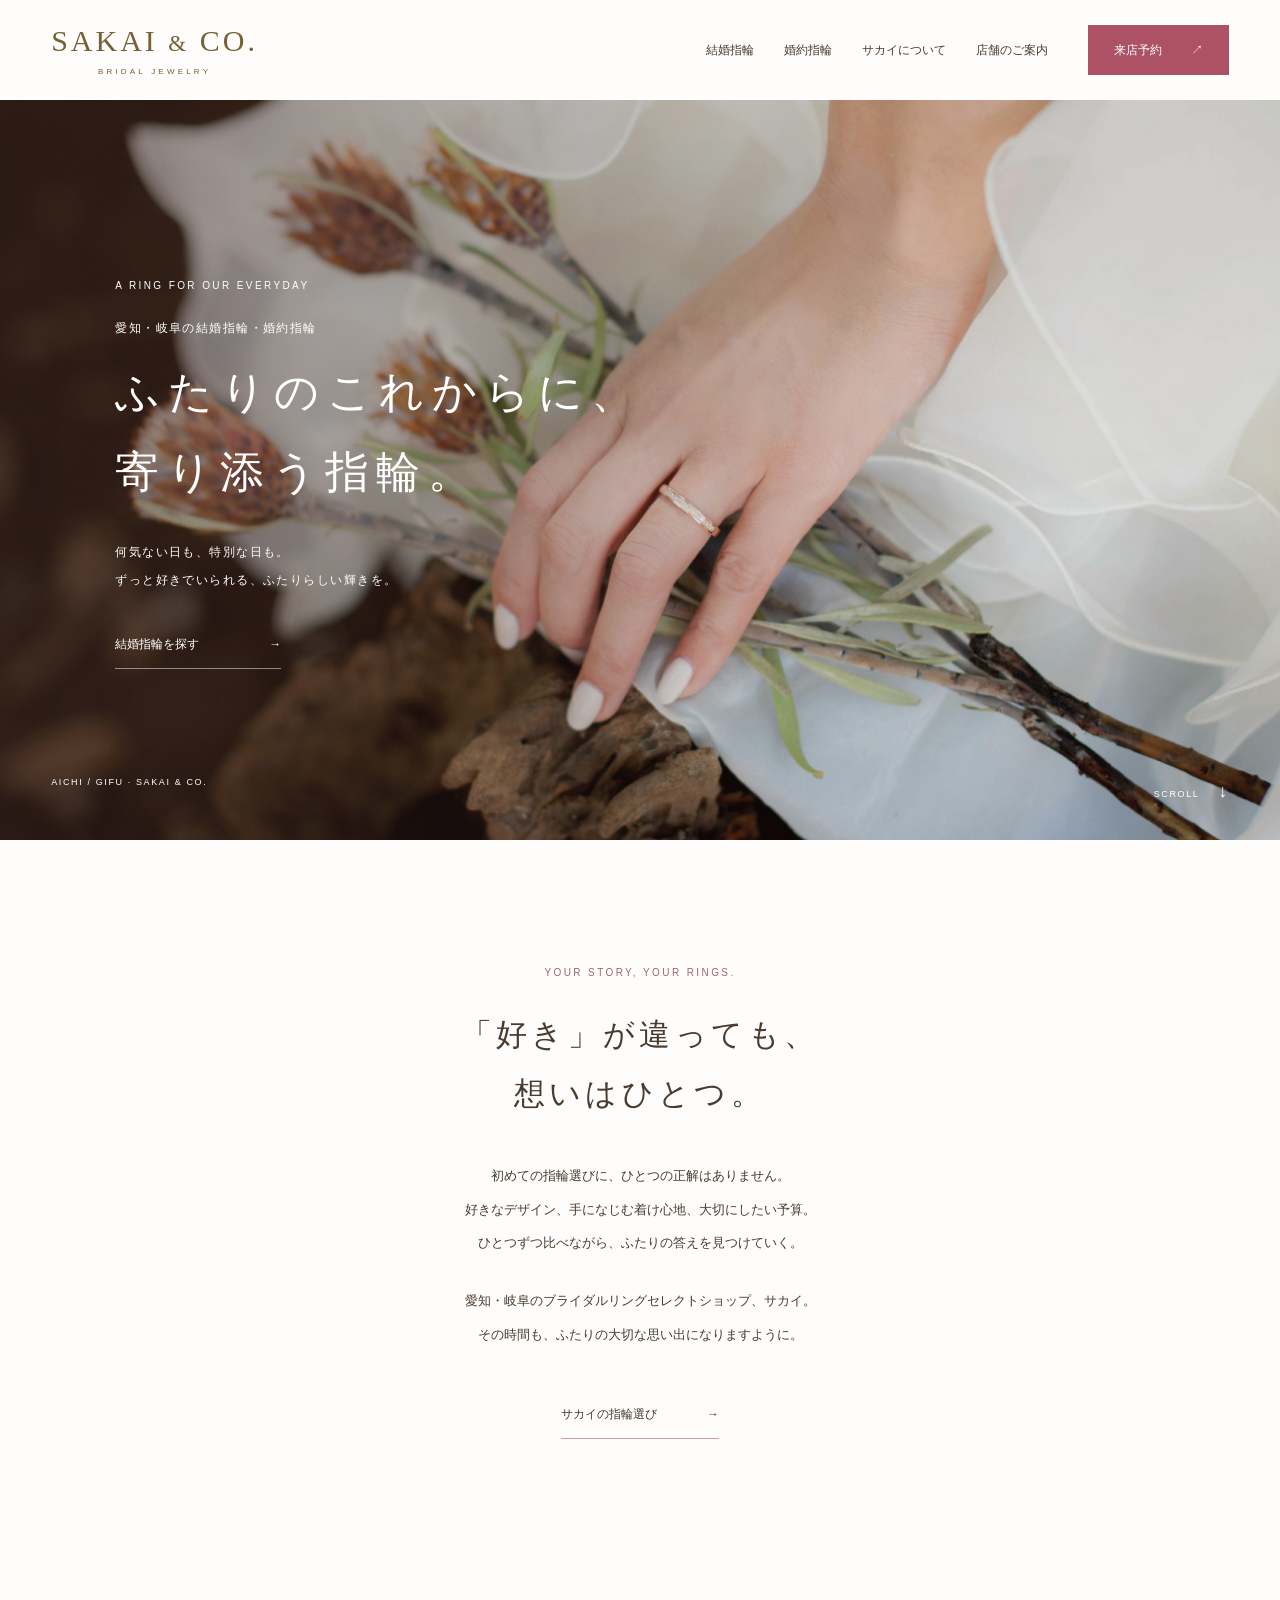
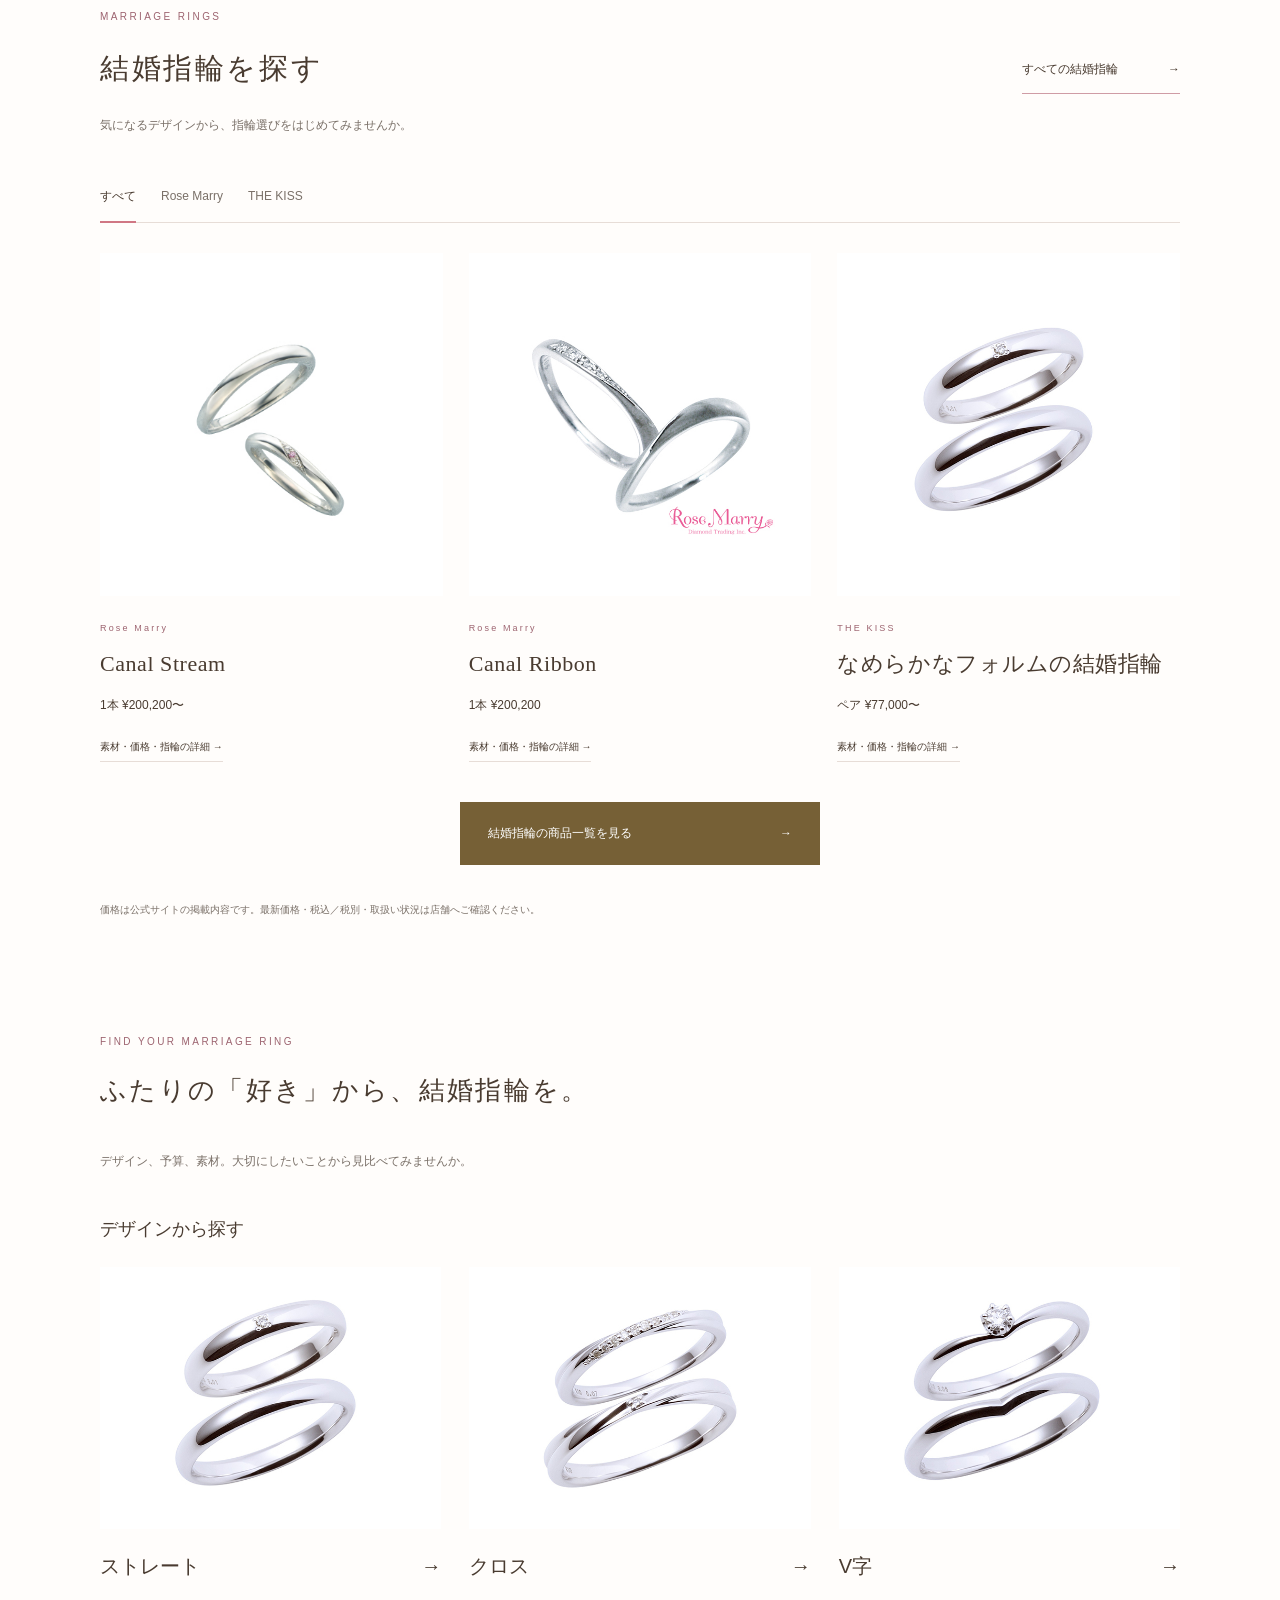
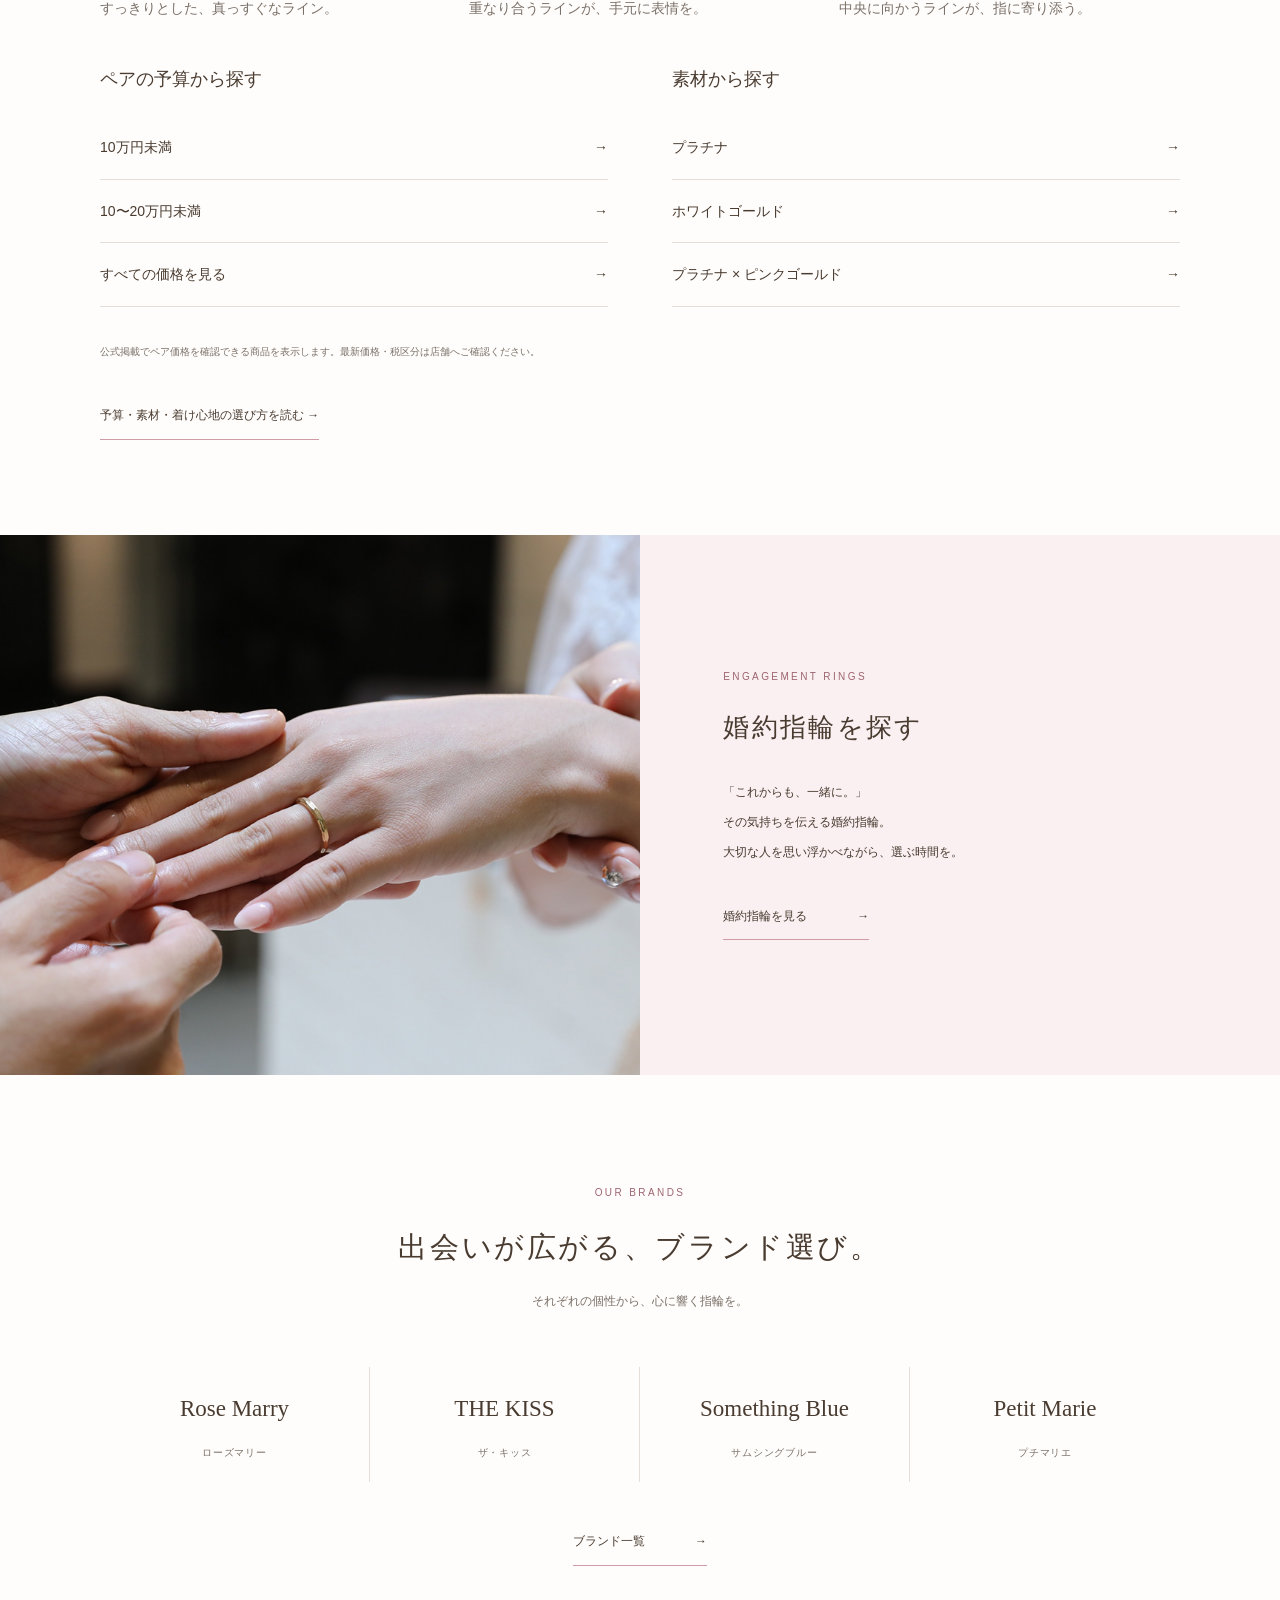
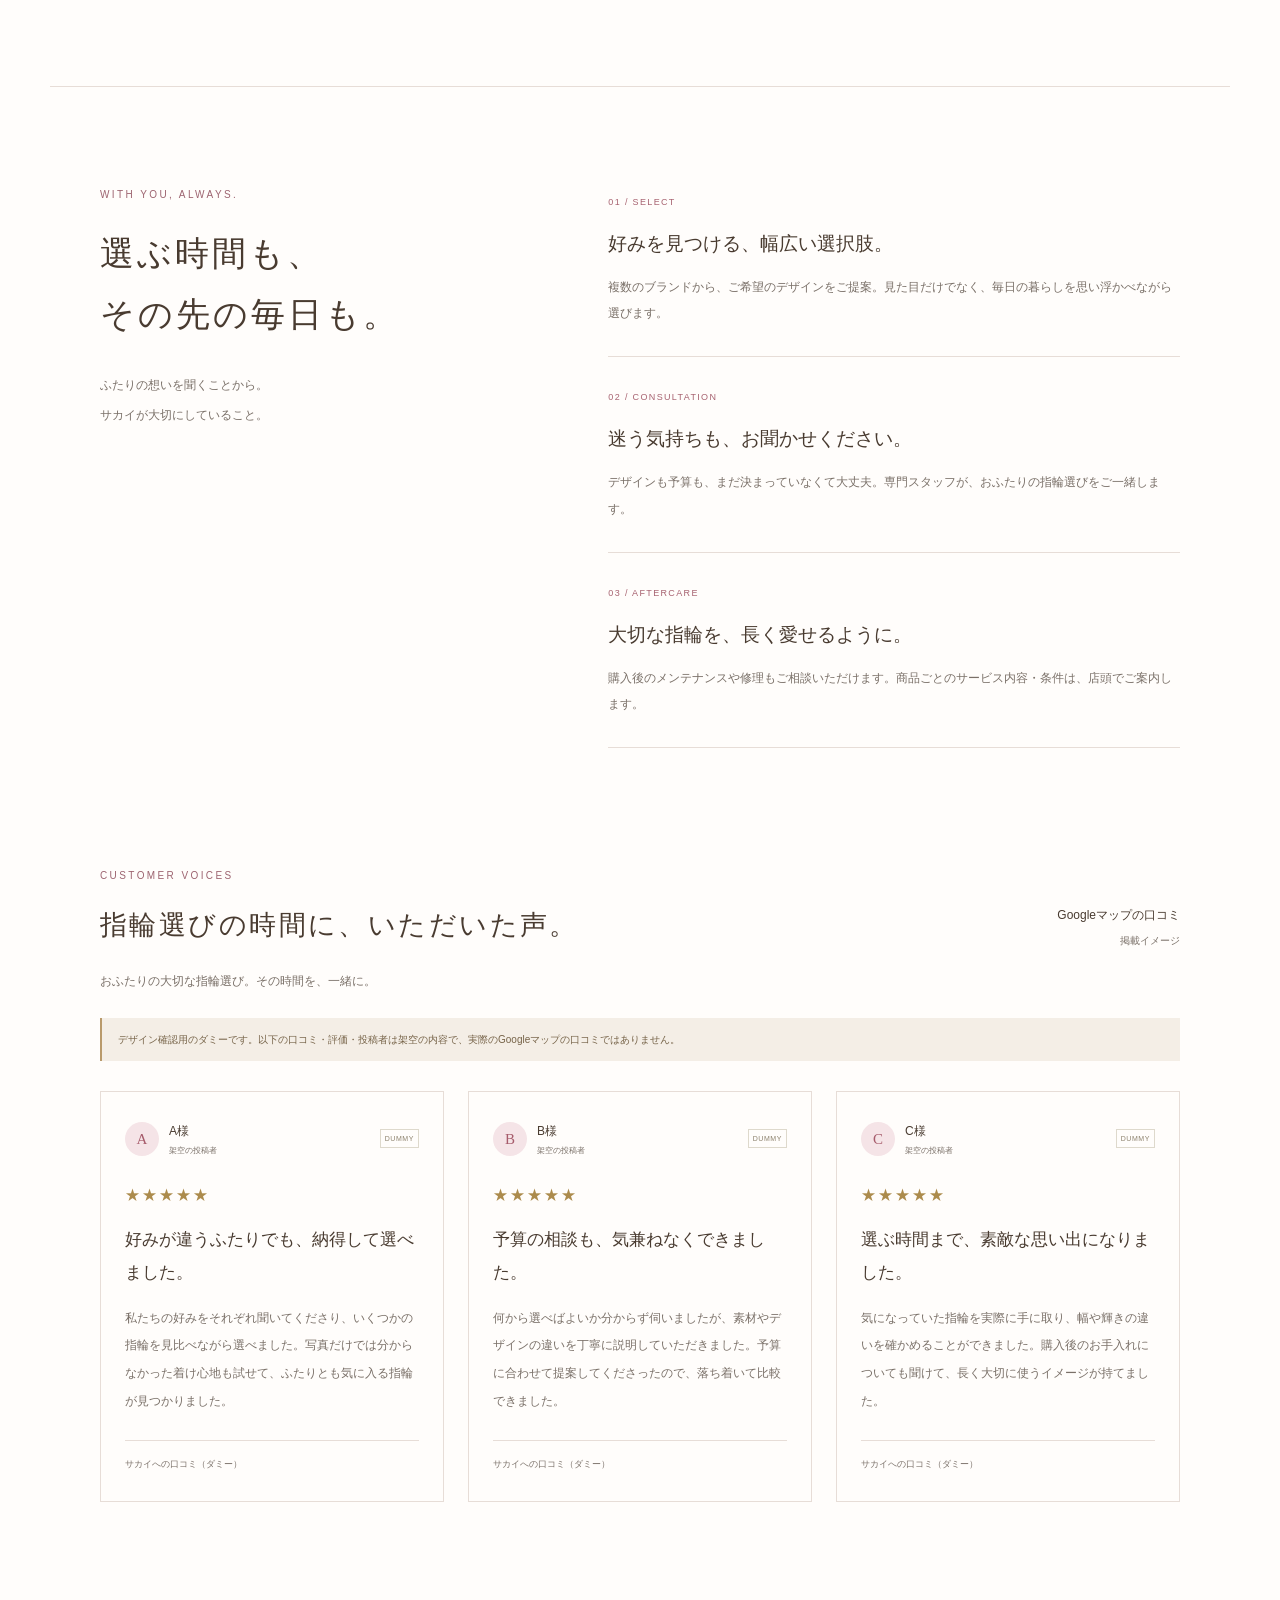
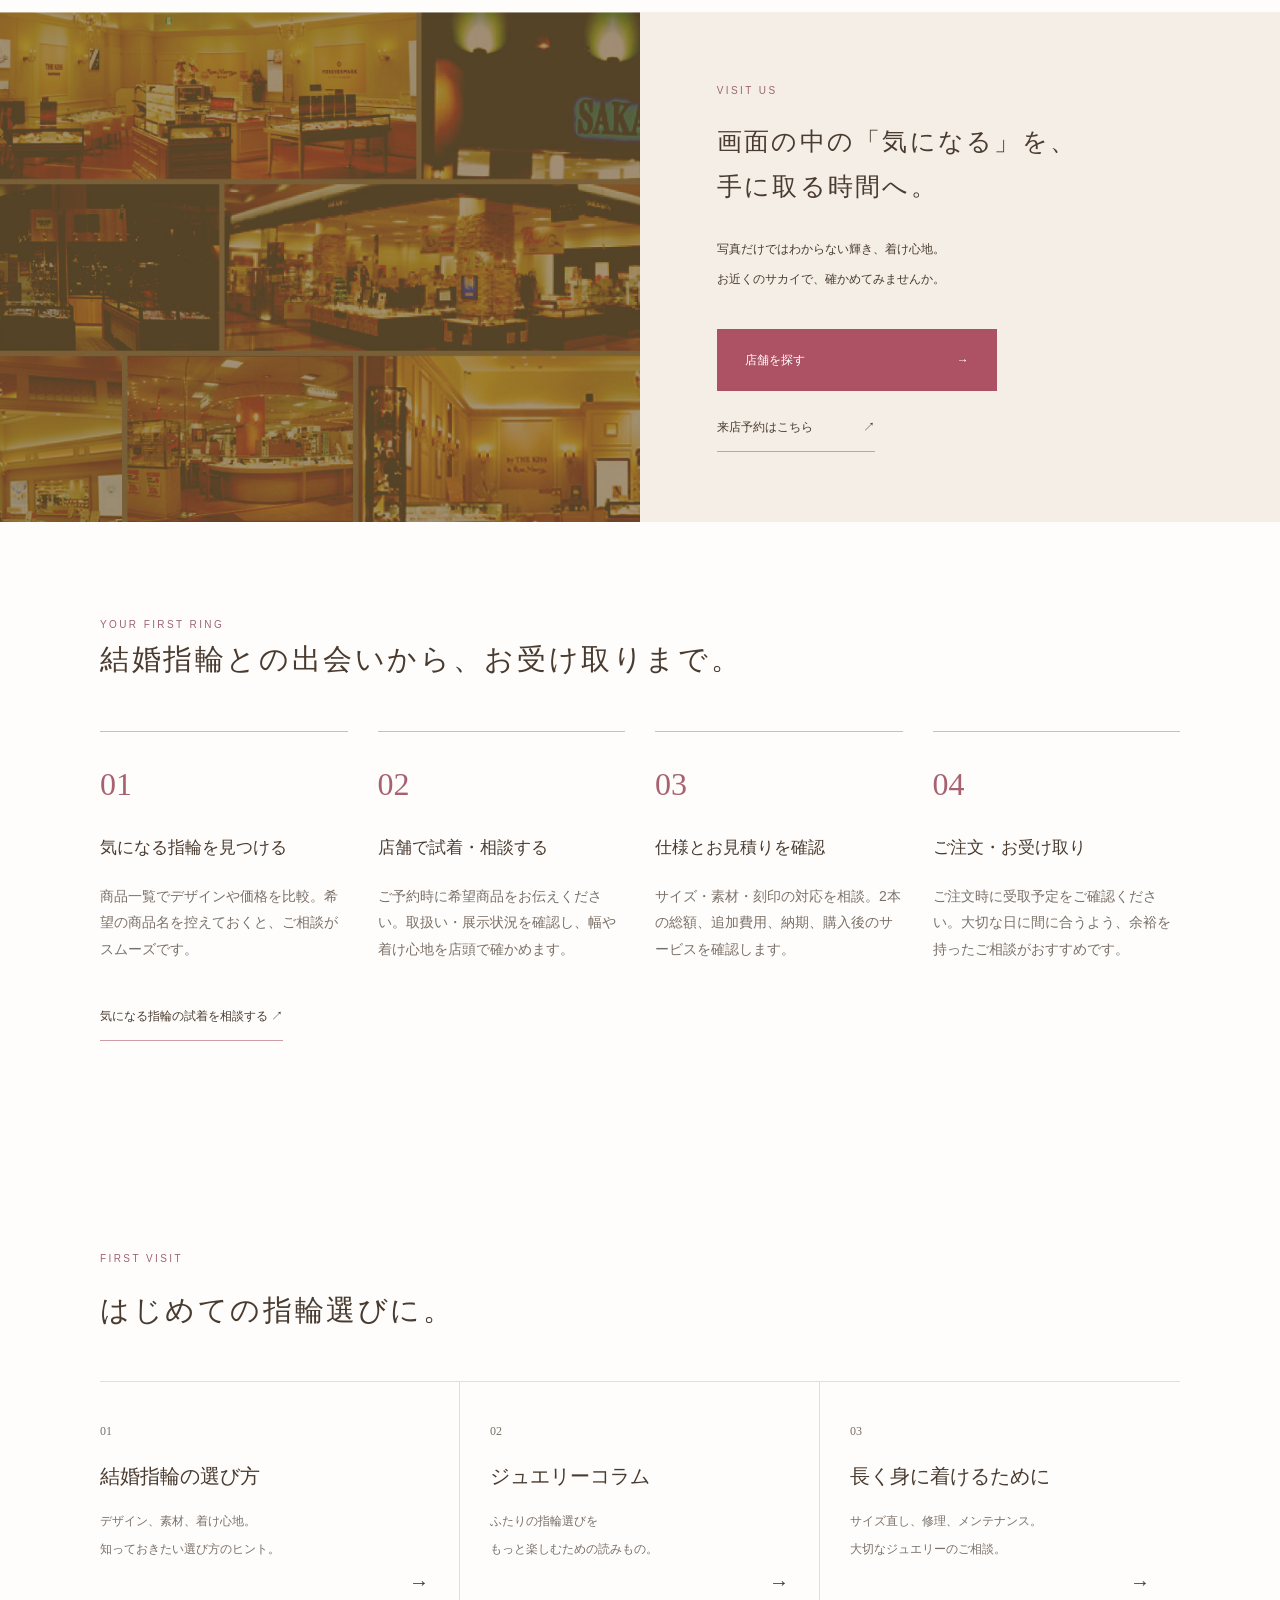
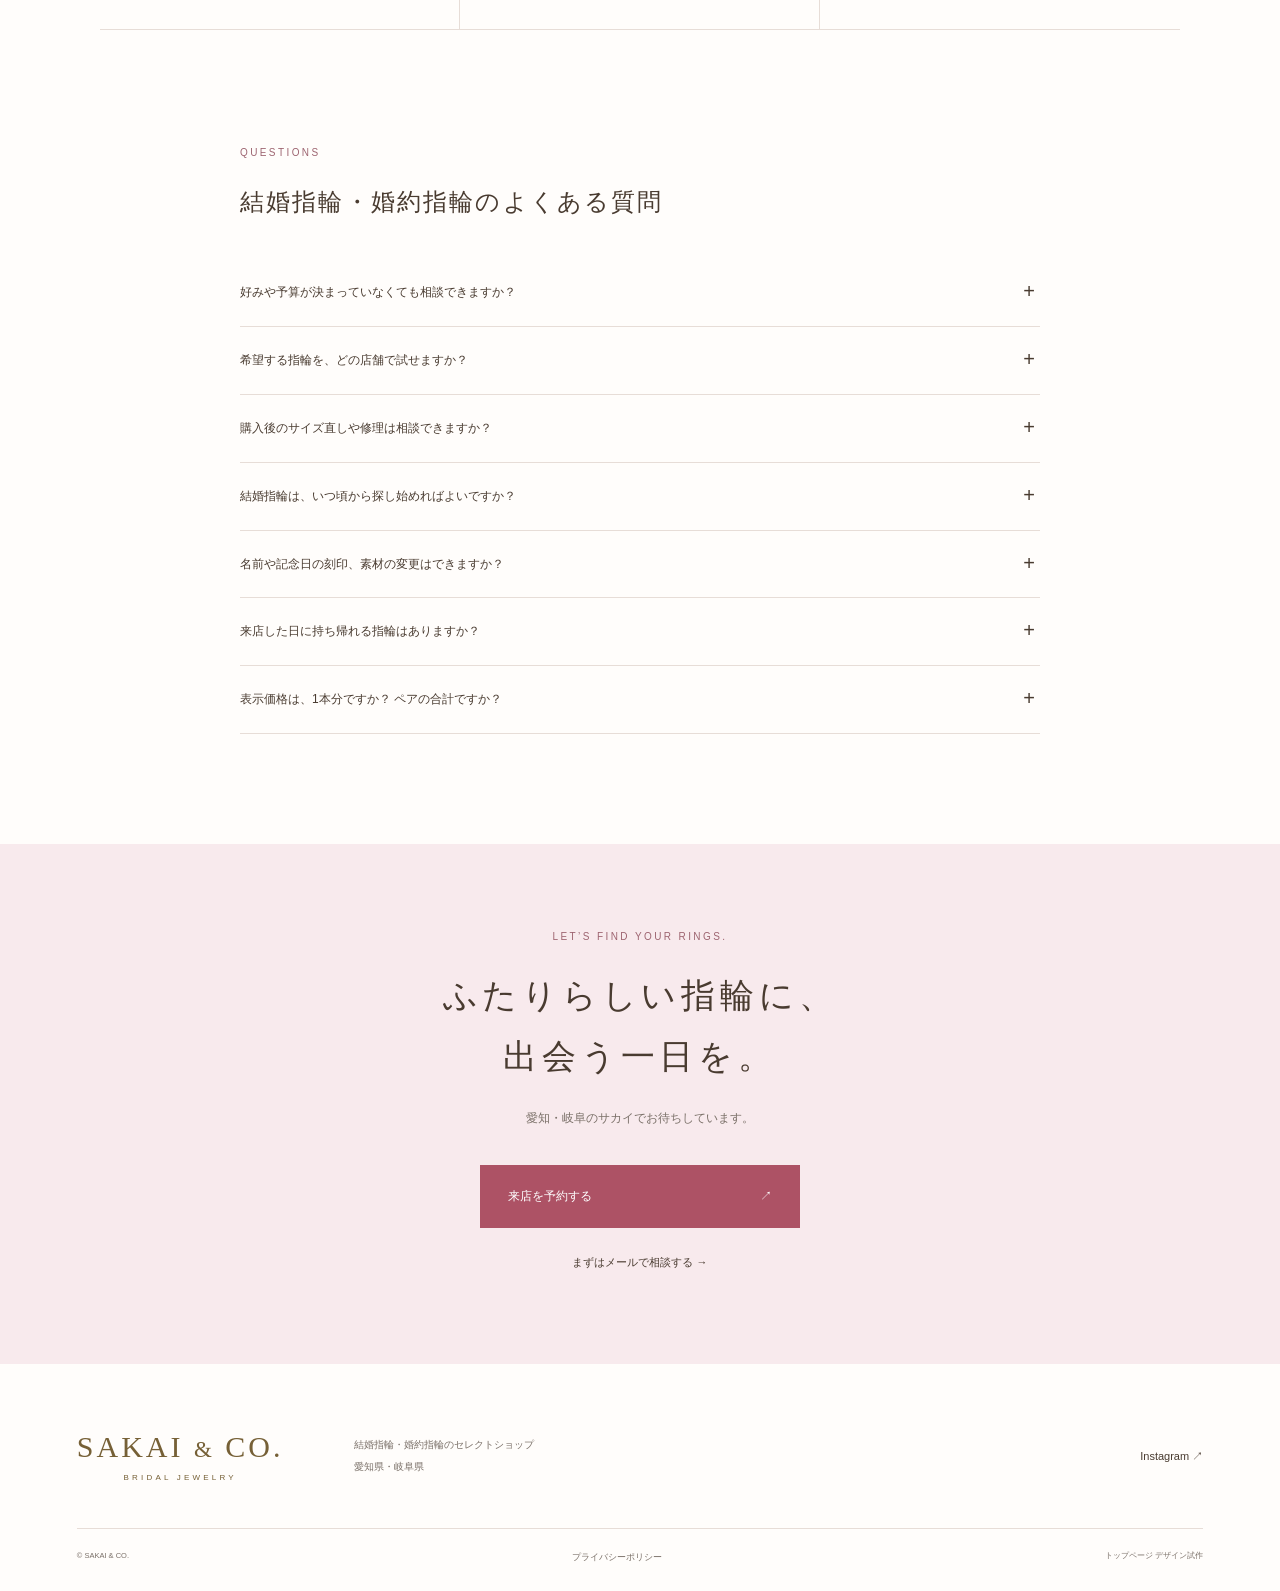
<file: index.html>
<!doctype html><html lang="ja"><head><meta charset="utf-8"><meta name="viewport" content="width=device-width,initial-scale=1"><meta name="robots" content="noindex,nofollow"><title>結婚指輪・婚約指輪｜愛知・岐阜のサカイ SAKAI & CO.</title><meta name="description" content="愛知・岐阜の結婚指輪・婚約指輪のセレクトショップ、サカイ。ふたりの好みを一緒に見つける指輪選び。"><link rel="stylesheet" href="style.css?v=rose-20261005"></head><body>
<header><a class="logo" href="#" aria-label="サカイ トップ">SAKAI <i>&</i> CO.<small>BRIDAL JEWELRY</small></a><nav aria-label="メインメニュー"><a href="marriage.html">結婚指輪</a><a href="#engagement">婚約指輪</a><a href="#about">サカイについて</a><a href="#shop">店舗のご案内</a></nav><a class="reserve" href="https://jewelry.lian-sakai.jp/visit-01/">来店予約 <span>↗</span></a><button class="menu-button" aria-expanded="false" aria-controls="mobile-nav" aria-label="メニューを開く"><span></span><span></span></button></header>
<div id="mobile-nav" hidden><a href="marriage.html">結婚指輪</a><a href="#engagement">婚約指輪</a><a href="#about">サカイについて</a><a href="#shop">店舗のご案内</a></div>
<main><section class="hero"><img src="assets/hero-ring.jpg" alt="ブーケにそっと添えた、指輪を着けた手"><div class="hero-shade"></div><div class="hero-copy"><p class="eyebrow">A RING FOR OUR EVERYDAY</p><h1><span class="hero-keyword">愛知・岐阜の結婚指輪・婚約指輪</span>ふたりのこれからに、<br>寄り添う指輪。</h1><p>何気ない日も、特別な日も。<br>ずっと好きでいられる、ふたりらしい輝きを。</p><a class="light-link" href="marriage.html">結婚指輪を探す <span>→</span></a></div><div class="hero-bottom"><span>AICHI / GIFU · SAKAI & CO.</span><a href="#intro">SCROLL <b>↓</b></a></div></section>
<section id="intro" class="intro"><p class="eyebrow">YOUR STORY, YOUR RINGS.</p><h2>「好き」が違っても、<br>想いはひとつ。</h2><p>初めての指輪選びに、ひとつの正解はありません。<br>好きなデザイン、手になじむ着け心地、大切にしたい予算。<br>ひとつずつ比べながら、ふたりの答えを見つけていく。</p><p>愛知・岐阜のブライダルリングセレクトショップ、サカイ。<br>その時間も、ふたりの大切な思い出になりますように。</p><a class="text-link" href="#about">サカイの指輪選び <span>→</span></a></section>
<section id="collection" class="collection section-wrap"><div class="section-heading"><div><p class="eyebrow">MARRIAGE RINGS</p><h2>結婚指輪を探す</h2></div><a class="text-link" href="marriage.html">すべての結婚指輪 <span>→</span></a></div><p class="section-lead">気になるデザインから、指輪選びをはじめてみませんか。</p><div class="filters" aria-label="ブランドで絞り込む"><button class="active" data-filter="all" aria-pressed="true">すべて</button><button data-filter="rose" aria-pressed="false">Rose Marry</button><button data-filter="kiss" aria-pressed="false">THE KISS</button></div><div class="products"><a class="product" data-brand="rose" data-tags="" href="ring-rose-marry-canal-stream.html"><div class="product-image"><img src="assets/rose-marry-canal-stream.jpg" alt="Rose Marry Canal Stream" width="600" height="600" loading="lazy"></div><p class="eyebrow">Rose Marry</p><h3>Canal Stream</h3><p class="catalog-price">1本 ¥200,200〜</p><span class="product-link">素材・価格・指輪の詳細 →</span></a><a class="product" data-brand="rose" data-tags="" href="ring-rosemarry-canalribbon.html"><div class="product-image"><img src="assets/rosemarry-canalribbon.jpg" alt="RoseMarry  CanalRibbon" width="600" height="600" loading="lazy"></div><p class="eyebrow">Rose Marry</p><h3>Canal Ribbon</h3><p class="catalog-price">1本 ¥200,200</p><span class="product-link">素材・価格・指輪の詳細 →</span></a><a class="product" data-brand="kiss" data-tags="straight whitegold" href="ring-kiss27.html"><div class="product-image"><img src="assets/kiss27.jpg" alt="ホワイトゴールド マリッジリング 7621122041-7621122042" width="600" height="600" loading="lazy"></div><p class="eyebrow">THE KISS</p><h3>なめらかなフォルムの結婚指輪</h3><p class="catalog-price">ペア ¥77,000〜</p><span class="product-link">素材・価格・指輪の詳細 →</span></a></div><div class="collection-more"><a class="button" href="marriage.html">結婚指輪の商品一覧を見る <span>→</span></a></div><p class="product-note">価格は公式サイトの掲載内容です。最新価格・税込／税別・取扱い状況は店舗へご確認ください。</p></section>
<section class="search-hub section-wrap" id="find-rings"><p class="eyebrow">FIND YOUR MARRIAGE RING</p><h2>ふたりの「好き」から、結婚指輪を。</h2><p class="section-lead">デザイン、予算、素材。大切にしたいことから見比べてみませんか。</p><h3 class="finder-title">デザインから探す</h3><div class="design-tiles"><a href="marriage.html?design=straight#catalog-results"><img src="assets/kiss27.jpg" alt="ストレートの結婚指輪" loading="lazy"><h4>ストレート <span>→</span></h4><p>すっきりとした、真っすぐなライン。</p></a><a href="marriage.html?design=cross#catalog-results"><img src="assets/kiss26.jpg" alt="クロスの結婚指輪" loading="lazy"><h4>クロス <span>→</span></h4><p>重なり合うラインが、手元に表情を。</p></a><a href="marriage.html?design=v#catalog-results"><img src="assets/kiss25.jpg" alt="V字の結婚指輪" loading="lazy"><h4>V字 <span>→</span></h4><p>中央に向かうラインが、指に寄り添う。</p></a></div><div class="finder-columns"><div><h3 class="finder-title">ペアの予算から探す</h3><div class="finder-links"><a href="marriage.html?budget=under100#catalog-results">10万円未満 <span>→</span></a><a href="marriage.html?budget=100to200#catalog-results">10〜20万円未満 <span>→</span></a><a href="marriage.html">すべての価格を見る <span>→</span></a></div><p class="product-note">公式掲載でペア価格を確認できる商品を表示します。最新価格・税区分は店舗へご確認ください。</p></div><div><h3 class="finder-title">素材から探す</h3><div class="finder-links"><a href="marriage.html?design=platinum#catalog-results">プラチナ <span>→</span></a><a href="marriage.html?design=whitegold#catalog-results">ホワイトゴールド <span>→</span></a><a href="marriage.html?design=combo#catalog-results">プラチナ × ピンクゴールド <span>→</span></a></div></div></div><a class="text-link" href="ring-guide.html">予算・素材・着け心地の選び方を読む →</a></section><section id="engagement" class="engagement"><div class="engagement-photo"><img src="assets/hero-alt.jpg" alt="結婚指輪を交換するふたりの手"></div><div class="engagement-copy"><p class="eyebrow">ENGAGEMENT RINGS</p><h2>婚約指輪を探す</h2><p>「これからも、一緒に。」<br>その気持ちを伝える婚約指輪。<br>大切な人を思い浮かべながら、選ぶ時間を。</p><a class="text-link" href="https://jewelry.lian-sakai.jp/product_cat/engagement_ring/">婚約指輪を見る <span>→</span></a></div></section>
<section class="brands section-wrap"><p class="eyebrow">OUR BRANDS</p><h2>出会いが広がる、ブランド選び。</h2><p>それぞれの個性から、心に響く指輪を。</p><div class="brand-list"><a href="marriage-rosemarry.html">Rose Marry<small>ローズマリー</small></a><a href="marriage-thekiss.html">THE KISS<small>ザ・キッス</small></a><a href="https://jewelry.lian-sakai.jp/brand/">Something Blue<small>サムシングブルー</small></a><a href="https://jewelry.lian-sakai.jp/brand/">Petit Marie<small>プチマリエ</small></a></div><a class="text-link" href="https://jewelry.lian-sakai.jp/brand/">ブランド一覧 <span>→</span></a></section>
<section id="about" class="about section-wrap"><div class="about-title"><p class="eyebrow">WITH YOU, ALWAYS.</p><h2>選ぶ時間も、<br>その先の毎日も。</h2><p>ふたりの想いを聞くことから。<br>サカイが大切にしていること。</p></div><div class="promises"><article><span>01 / SELECT</span><h3>好みを見つける、幅広い選択肢。</h3><p>複数のブランドから、ご希望のデザインをご提案。見た目だけでなく、毎日の暮らしを思い浮かべながら選びます。</p></article><article><span>02 / CONSULTATION</span><h3>迷う気持ちも、お聞かせください。</h3><p>デザインも予算も、まだ決まっていなくて大丈夫。専門スタッフが、おふたりの指輪選びをご一緒します。</p></article><article><span>03 / AFTERCARE</span><h3>大切な指輪を、長く愛せるように。</h3><p>購入後のメンテナンスや修理もご相談いただけます。商品ごとのサービス内容・条件は、店頭でご案内します。</p></article></div></section>
<section class="reviews section-wrap" id="reviews"><div class="section-heading"><div><p class="eyebrow">CUSTOMER VOICES</p><h2>指輪選びの時間に、いただいた声。</h2></div><span class="review-source">Googleマップの口コミ<small>掲載イメージ</small></span></div><p class="review-intro">おふたりの大切な指輪選び。その時間を、一緒に。</p><p class="dummy-notice">デザイン確認用のダミーです。以下の口コミ・評価・投稿者は架空の内容で、実際のGoogleマップの口コミではありません。</p><div class="review-grid"><article class="review-card"><div class="review-author"><span class="review-avatar" aria-hidden="true">A</span><h3>A様 <small>架空の投稿者</small></h3><span class="dummy-label">DUMMY</span></div><div class="review-stars" aria-label="ダミー評価 5点中5点">★★★★★</div><h4>好みが違うふたりでも、納得して選べました。</h4><p>私たちの好みをそれぞれ聞いてくださり、いくつかの指輪を見比べながら選べました。写真だけでは分からなかった着け心地も試せて、ふたりとも気に入る指輪が見つかりました。</p><span class="review-store">サカイへの口コミ（ダミー）</span></article><article class="review-card"><div class="review-author"><span class="review-avatar" aria-hidden="true">B</span><h3>B様 <small>架空の投稿者</small></h3><span class="dummy-label">DUMMY</span></div><div class="review-stars" aria-label="ダミー評価 5点中5点">★★★★★</div><h4>予算の相談も、気兼ねなくできました。</h4><p>何から選べばよいか分からず伺いましたが、素材やデザインの違いを丁寧に説明していただきました。予算に合わせて提案してくださったので、落ち着いて比較できました。</p><span class="review-store">サカイへの口コミ（ダミー）</span></article><article class="review-card"><div class="review-author"><span class="review-avatar" aria-hidden="true">C</span><h3>C様 <small>架空の投稿者</small></h3><span class="dummy-label">DUMMY</span></div><div class="review-stars" aria-label="ダミー評価 5点中5点">★★★★★</div><h4>選ぶ時間まで、素敵な思い出になりました。</h4><p>気になっていた指輪を実際に手に取り、幅や輝きの違いを確かめることができました。購入後のお手入れについても聞けて、長く大切に使うイメージが持てました。</p><span class="review-store">サカイへの口コミ（ダミー）</span></article></div></section><section id="shop" class="shop"><img src="assets/shop.jpg" alt="サカイ店舗の案内写真"><div class="shop-copy"><p class="eyebrow">VISIT US</p><h2>画面の中の「気になる」を、<br>手に取る時間へ。</h2><p>写真だけではわからない輝き、着け心地。<br>お近くのサカイで、確かめてみませんか。</p><a class="button" href="https://jewelry.lian-sakai.jp/shop/">店舗を探す <span>→</span></a><a class="text-link" href="https://jewelry.lian-sakai.jp/visit-01/">来店予約はこちら <span>↗</span></a></div></section>
<section class="purchase-flow section-wrap"><p class="eyebrow">YOUR FIRST RING</p><h2>結婚指輪との出会いから、お受け取りまで。</h2><div class="flow-grid"><article><span>01</span><h3>気になる指輪を見つける</h3><p>商品一覧でデザインや価格を比較。希望の商品名を控えておくと、ご相談がスムーズです。</p></article><article><span>02</span><h3>店舗で試着・相談する</h3><p>ご予約時に希望商品をお伝えください。取扱い・展示状況を確認し、幅や着け心地を店頭で確かめます。</p></article><article><span>03</span><h3>仕様とお見積りを確認</h3><p>サイズ・素材・刻印の対応を相談。2本の総額、追加費用、納期、購入後のサービスを確認します。</p></article><article><span>04</span><h3>ご注文・お受け取り</h3><p>ご注文時に受取予定をご確認ください。大切な日に間に合うよう、余裕を持ったご相談がおすすめです。</p></article></div><a class="text-link" href="https://jewelry.lian-sakai.jp/visit-01/">気になる指輪の試着を相談する ↗</a></section><section class="guide section-wrap"><div class="section-heading"><div><p class="eyebrow">FIRST VISIT</p><h2>はじめての指輪選びに。</h2></div></div><div class="guide-grid"><a href="ring-guide.html"><span>01</span><h3>結婚指輪の選び方</h3><p>デザイン、素材、着け心地。<br>知っておきたい選び方のヒント。</p><b>→</b></a><a href="https://jewelry.lian-sakai.jp/column/"><span>02</span><h3>ジュエリーコラム</h3><p>ふたりの指輪選びを<br>もっと楽しむための読みもの。</p><b>→</b></a><a href="https://jewelry.lian-sakai.jp/service/"><span>03</span><h3>長く身に着けるために</h3><p>サイズ直し、修理、メンテナンス。<br>大切なジュエリーのご相談。</p><b>→</b></a></div></section>
<section class="faq section-wrap"><p class="eyebrow">QUESTIONS</p><h2>結婚指輪・婚約指輪のよくある質問</h2><details><summary>好みや予算が決まっていなくても相談できますか？</summary><p>ご希望をお聞きしながら、専門スタッフが指輪をご提案します。まずは気になるデザインや、普段の暮らしについてお聞かせください。</p></details><details><summary>希望する指輪を、どの店舗で試せますか？</summary><p>取扱いブランド・展示商品は店舗により異なります。ご来店前に、希望する商品名と店舗を添えてお問い合わせください。</p></details><details><summary>購入後のサイズ直しや修理は相談できますか？</summary><p>サイズ直しや修理のご相談を受け付けています。対応可否・料金・保証条件は、商品や状態によって異なります。</p></details><details><summary>結婚指輪は、いつ頃から探し始めればよいですか？</summary><p>受け取りたい日から逆算して、余裕を持ってご相談ください。納期は商品・サイズ・加工内容で異なるため、必要な日程を店舗にお伝えいただき、注文前にご確認ください。</p></details><details><summary>名前や記念日の刻印、素材の変更はできますか？</summary><p>対応はブランドや商品によって異なります。刻印できる文字・文字数、素材の選択肢、追加費用、納期への影響を、希望商品とあわせて店舗へご相談ください。</p></details><details><summary>来店した日に持ち帰れる指輪はありますか？</summary><p>在庫やサイズ、加工の有無によって異なります。お急ぎの場合は、希望商品・サイズ・受取希望日を来店前にお伝えください。</p></details><details><summary>表示価格は、1本分ですか？ ペアの合計ですか？</summary><p>商品によって異なります。「1本」「ペア」の表示と商品詳細をご確認ください。比較するときは、素材・サイズ・刻印などを含む2本の総額と税込価格を店舗で確認しましょう。</p></details></section>
<section class="closing"><p class="eyebrow">LET’S FIND YOUR RINGS.</p><h2>ふたりらしい指輪に、<br>出会う一日を。</h2><p>愛知・岐阜のサカイでお待ちしています。</p><a class="button" href="https://jewelry.lian-sakai.jp/visit-01/">来店を予約する <span>↗</span></a><a class="closing-contact" href="https://jewelry.lian-sakai.jp/contact/">まずはメールで相談する →</a></section></main>
<footer><div class="footer-top"><a class="logo" href="#">SAKAI <i>&</i> CO.<small>BRIDAL JEWELRY</small></a><p>結婚指輪・婚約指輪のセレクトショップ<br>愛知県・岐阜県</p><a href="https://www.instagram.com/rosemarry_diamond/">Instagram ↗</a></div><div class="footer-bottom"><small>© SAKAI & CO.</small><a href="https://jewelry.lian-sakai.jp/privacy-policy/">プライバシーポリシー</a><small>トップページ デザイン試作</small></div></footer><div class="mobile-cta"><a href="marriage.html">結婚指輪を探す</a><a href="https://jewelry.lian-sakai.jp/visit-01/">来店予約 ↗</a></div><script src="script.js"></script></body></html>
</file>
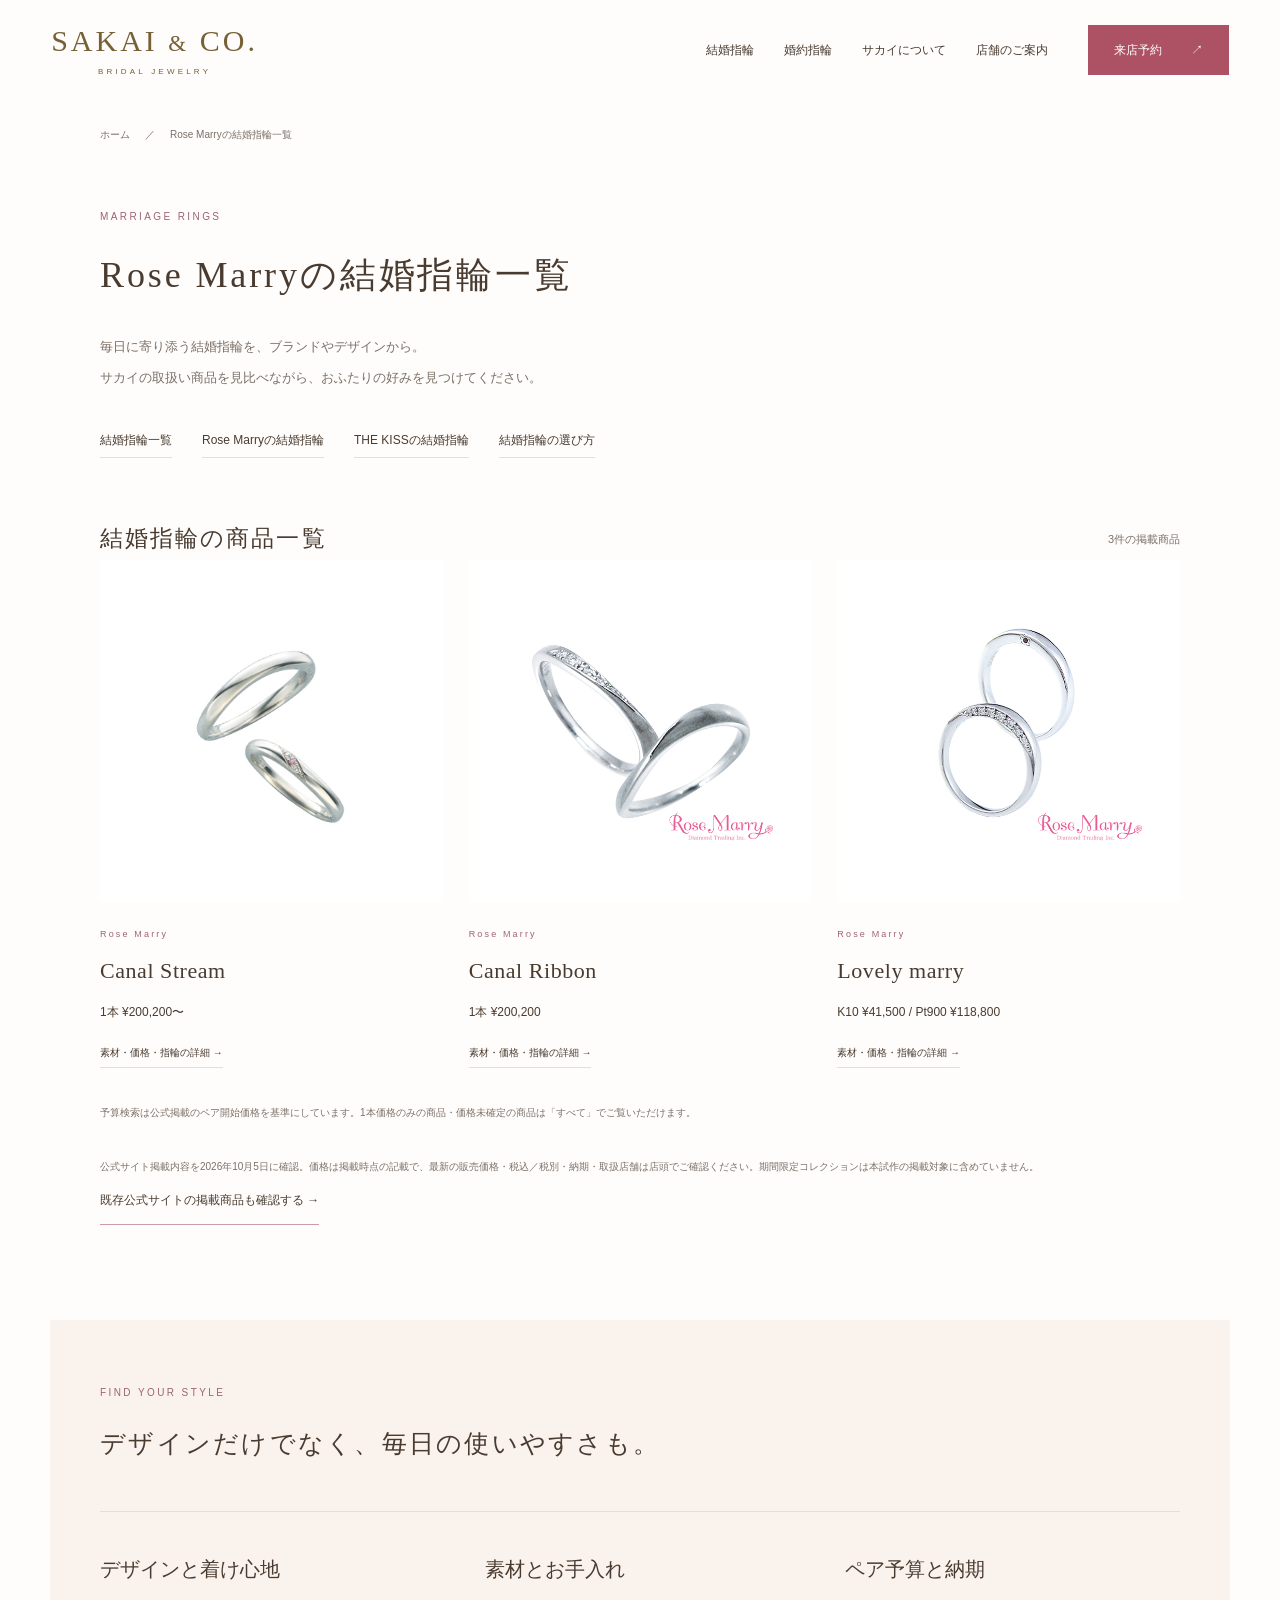
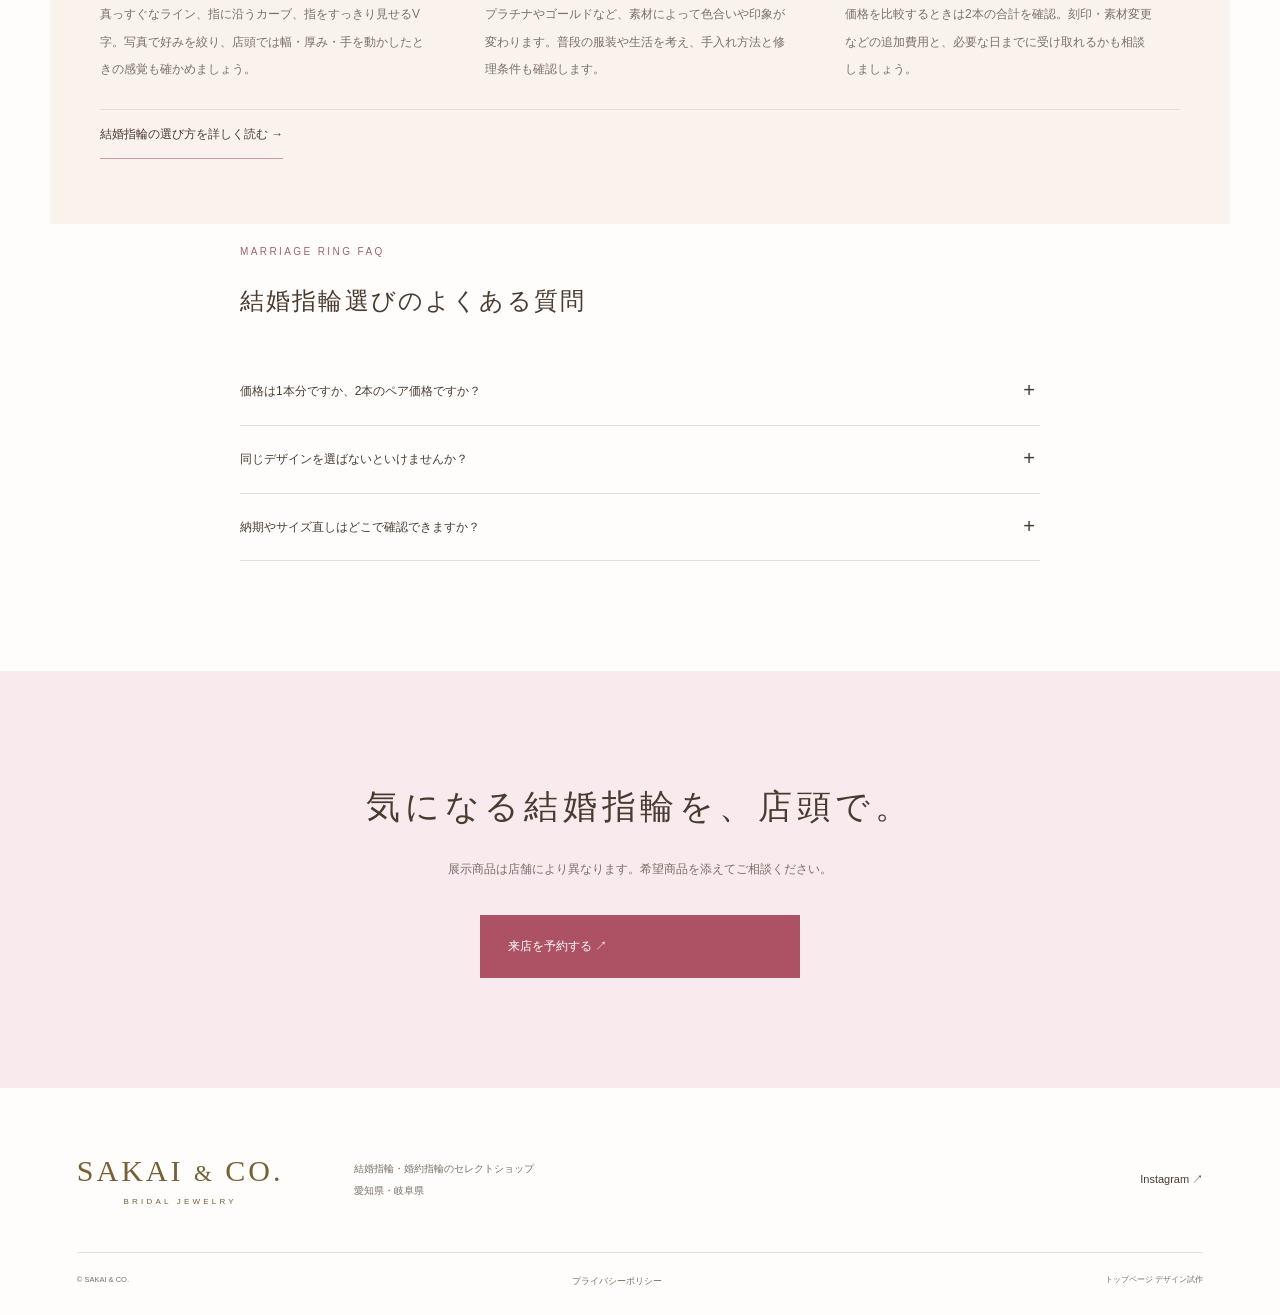
<file: marriage-rosemarry.html>
<!doctype html><html lang="ja"><head><meta charset="utf-8"><meta name="viewport" content="width=device-width,initial-scale=1"><meta name="robots" content="noindex,nofollow"><title>Rose Marryの結婚指輪一覧｜愛知・岐阜のサカイ SAKAI &amp; CO.</title><meta name="description" content="Rose Marryの結婚指輪一覧。Rose Marry、THE KISSなどの掲載商品を比較。商品別の価格・素材を確認し、愛知・岐阜の店舗へ来店相談できます。"><link rel="stylesheet" href="style.css?v=rose-20261005"><script type="application/ld+json">{"@context": "https://schema.org", "@type": "CollectionPage", "name": "Rose Marryの結婚指輪一覧", "mainEntity": {"@type": "ItemList", "itemListElement": [{"@type": "ListItem", "position": 1, "name": "Rose Marry Canal Stream", "url": "ring-rose-marry-canal-stream.html"}, {"@type": "ListItem", "position": 2, "name": "RoseMarry  CanalRibbon", "url": "ring-rosemarry-canalribbon.html"}, {"@type": "ListItem", "position": 3, "name": "RoseMarry  Lovely marry", "url": "ring-rosemarry-lovely-marry.html"}]}}</script></head><body><header><a class="logo" href="index.html" aria-label="サカイ トップ">SAKAI <i>&</i> CO.<small>BRIDAL JEWELRY</small></a><nav aria-label="メインメニュー"><a href="marriage.html">結婚指輪</a><a href="index.html#engagement">婚約指輪</a><a href="index.html#about">サカイについて</a><a href="index.html#shop">店舗のご案内</a></nav><a class="reserve" href="https://jewelry.lian-sakai.jp/visit-01/">来店予約 <span>↗</span></a><button class="menu-button" aria-expanded="false" aria-controls="mobile-nav" aria-label="メニューを開く"><span></span><span></span></button></header>
<div id="mobile-nav" hidden><a href="marriage.html">結婚指輪</a><a href="index.html#engagement">婚約指輪</a><a href="index.html#about">サカイについて</a><a href="index.html#shop">店舗のご案内</a></div>
<main><nav class="breadcrumbs" aria-label="パンくず"><a href="index.html">ホーム</a><span>／</span><span>Rose Marryの結婚指輪一覧</span></nav><section class="catalog-intro section-wrap"><p class="eyebrow">MARRIAGE RINGS</p><h1>Rose Marryの結婚指輪一覧</h1><p>毎日に寄り添う結婚指輪を、ブランドやデザインから。<br>サカイの取扱い商品を見比べながら、おふたりの好みを見つけてください。</p><div class="category-links"><a href="marriage.html">結婚指輪一覧</a><a href="marriage-rosemarry.html">Rose Marryの結婚指輪</a><a href="marriage-thekiss.html">THE KISSの結婚指輪</a><a href="ring-guide.html">結婚指輪の選び方</a></div></section><section class="section-wrap catalog-body"><div class="catalog-bar" id="catalog-results"><h2>結婚指輪の商品一覧</h2><span id="result-count">3件の掲載商品</span></div><p id="empty-results" hidden>この条件に合う掲載商品はありません。条件を変更するか、店舗へご相談ください。</p><div class="products catalog-products"><a class="product" data-brand="rose" data-tags="platinum" href="ring-rose-marry-canal-stream.html"><div class="product-image"><img src="assets/rose-marry-canal-stream.jpg" alt="Rose Marry Canal Stream" width="600" height="600" loading="lazy"></div><p class="eyebrow">Rose Marry</p><h3>Canal Stream</h3><p class="catalog-price">1本 ¥200,200〜</p><span class="product-link">素材・価格・指輪の詳細 →</span></a><a class="product" data-brand="rose" data-tags="platinum" href="ring-rosemarry-canalribbon.html"><div class="product-image"><img src="assets/rosemarry-canalribbon.jpg" alt="RoseMarry  CanalRibbon" width="600" height="600" loading="lazy"></div><p class="eyebrow">Rose Marry</p><h3>Canal Ribbon</h3><p class="catalog-price">1本 ¥200,200</p><span class="product-link">素材・価格・指輪の詳細 →</span></a><a class="product" data-brand="rose" data-tags="platinum" href="ring-rosemarry-lovely-marry.html"><div class="product-image"><img src="assets/rosemarry-lovely-marry.jpg" alt="RoseMarry  Lovely marry" width="600" height="600" loading="lazy"></div><p class="eyebrow">Rose Marry</p><h3>Lovely marry</h3><p class="catalog-price">K10 ¥41,500 / Pt900 ¥118,800</p><span class="product-link">素材・価格・指輪の詳細 →</span></a></div><p class="product-note">予算検索は公式掲載のペア開始価格を基準にしています。1本価格のみの商品・価格未確定の商品は「すべて」でご覧いただけます。</p><p class="product-note">公式サイト掲載内容を2026年10月5日に確認。価格は掲載時点の記載で、最新の販売価格・税込／税別・納期・取扱店舗は店頭でご確認ください。期間限定コレクションは本試作の掲載対象に含めていません。</p><a class="text-link" href="https://jewelry.lian-sakai.jp/product_cat/mariage_ring/">既存公式サイトの掲載商品も確認する →</a></section><section class="selection-guide section-wrap"><p class="eyebrow">FIND YOUR STYLE</p><h2>デザインだけでなく、毎日の使いやすさも。</h2><div class="guide-grid"><article><h3>デザインと着け心地</h3><p>真っすぐなライン、指に沿うカーブ、指をすっきり見せるV字。写真で好みを絞り、店頭では幅・厚み・手を動かしたときの感覚も確かめましょう。</p></article><article><h3>素材とお手入れ</h3><p>プラチナやゴールドなど、素材によって色合いや印象が変わります。普段の服装や生活を考え、手入れ方法と修理条件も確認します。</p></article><article><h3>ペア予算と納期</h3><p>価格を比較するときは2本の合計を確認。刻印・素材変更などの追加費用と、必要な日までに受け取れるかも相談しましょう。</p></article></div><a class="text-link" href="ring-guide.html">結婚指輪の選び方を詳しく読む →</a></section><section class="faq section-wrap"><p class="eyebrow">MARRIAGE RING FAQ</p><h2>結婚指輪選びのよくある質問</h2><details><summary>価格は1本分ですか、2本のペア価格ですか？</summary><p>商品ごとに異なります。一覧では「1本」「ペア」の区別を表示し、商品詳細に公式サイトの掲載内容を載せています。選ぶ素材・サイズによって価格が変わることがあります。</p></details><details><summary>同じデザインを選ばないといけませんか？</summary><p>日常で身に着けるものなので、それぞれの好みや着け心地を大切にしましょう。素材や色、刻印など、共通点を持たせる選び方もあります。対応可能な組み合わせは店舗へご相談ください。</p></details><details><summary>納期やサイズ直しはどこで確認できますか？</summary><p>ブランド・モデル・加工内容によって異なります。必要な日程と希望商品をお伝えいただき、店舗で納期・サイズ直しの可否・費用をご確認ください。</p></details></section><section class="closing"><h2>気になる結婚指輪を、店頭で。</h2><p>展示商品は店舗により異なります。希望商品を添えてご相談ください。</p><a class="button" href="https://jewelry.lian-sakai.jp/visit-01/">来店を予約する ↗</a></section></main><footer><div class="footer-top"><a class="logo" href="index.html">SAKAI <i>&</i> CO.<small>BRIDAL JEWELRY</small></a><p>結婚指輪・婚約指輪のセレクトショップ<br>愛知県・岐阜県</p><a href="https://www.instagram.com/rosemarry_diamond/">Instagram ↗</a></div><div class="footer-bottom"><small>© SAKAI & CO.</small><a href="https://jewelry.lian-sakai.jp/privacy-policy/">プライバシーポリシー</a><small>トップページ デザイン試作</small></div></footer><div class="mobile-cta"><a href="marriage.html">結婚指輪を探す</a><a href="https://jewelry.lian-sakai.jp/visit-01/">来店予約 ↗</a></div><script src="script.js"></script></body></html>
</file>
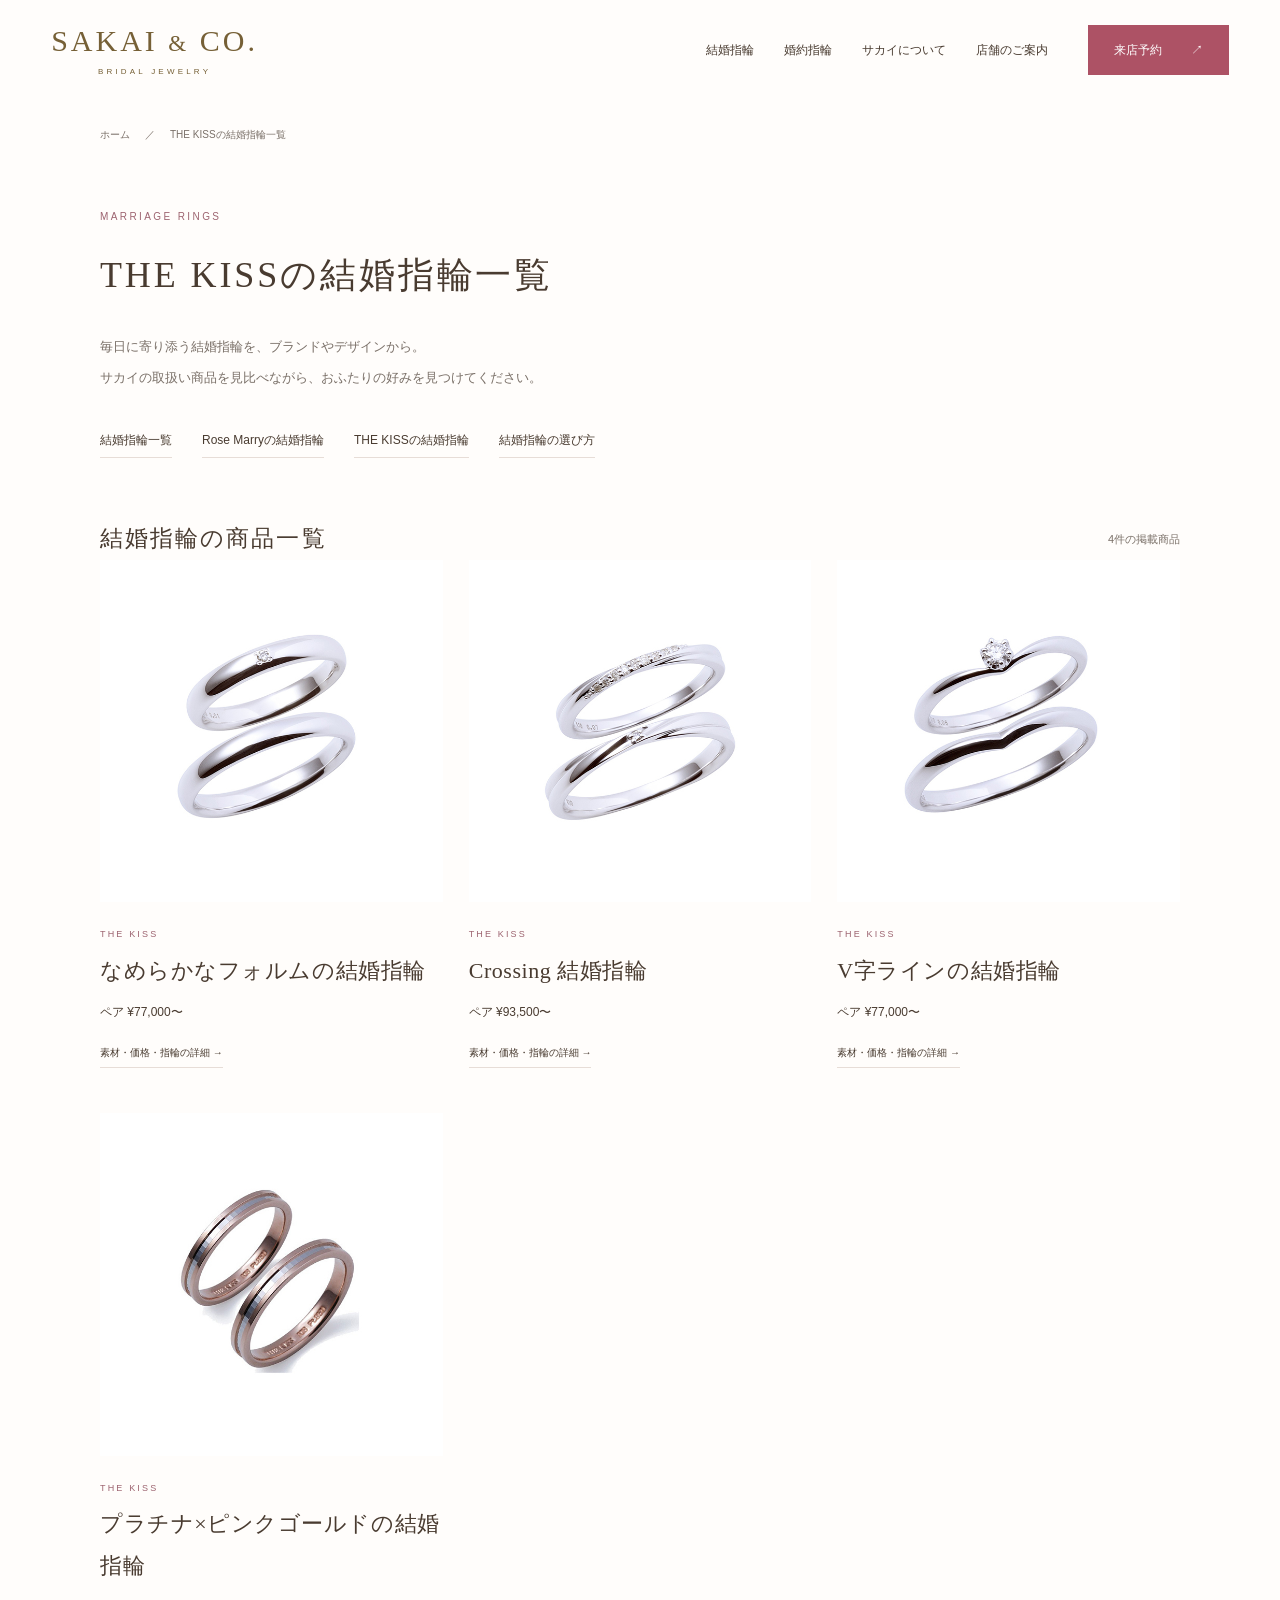
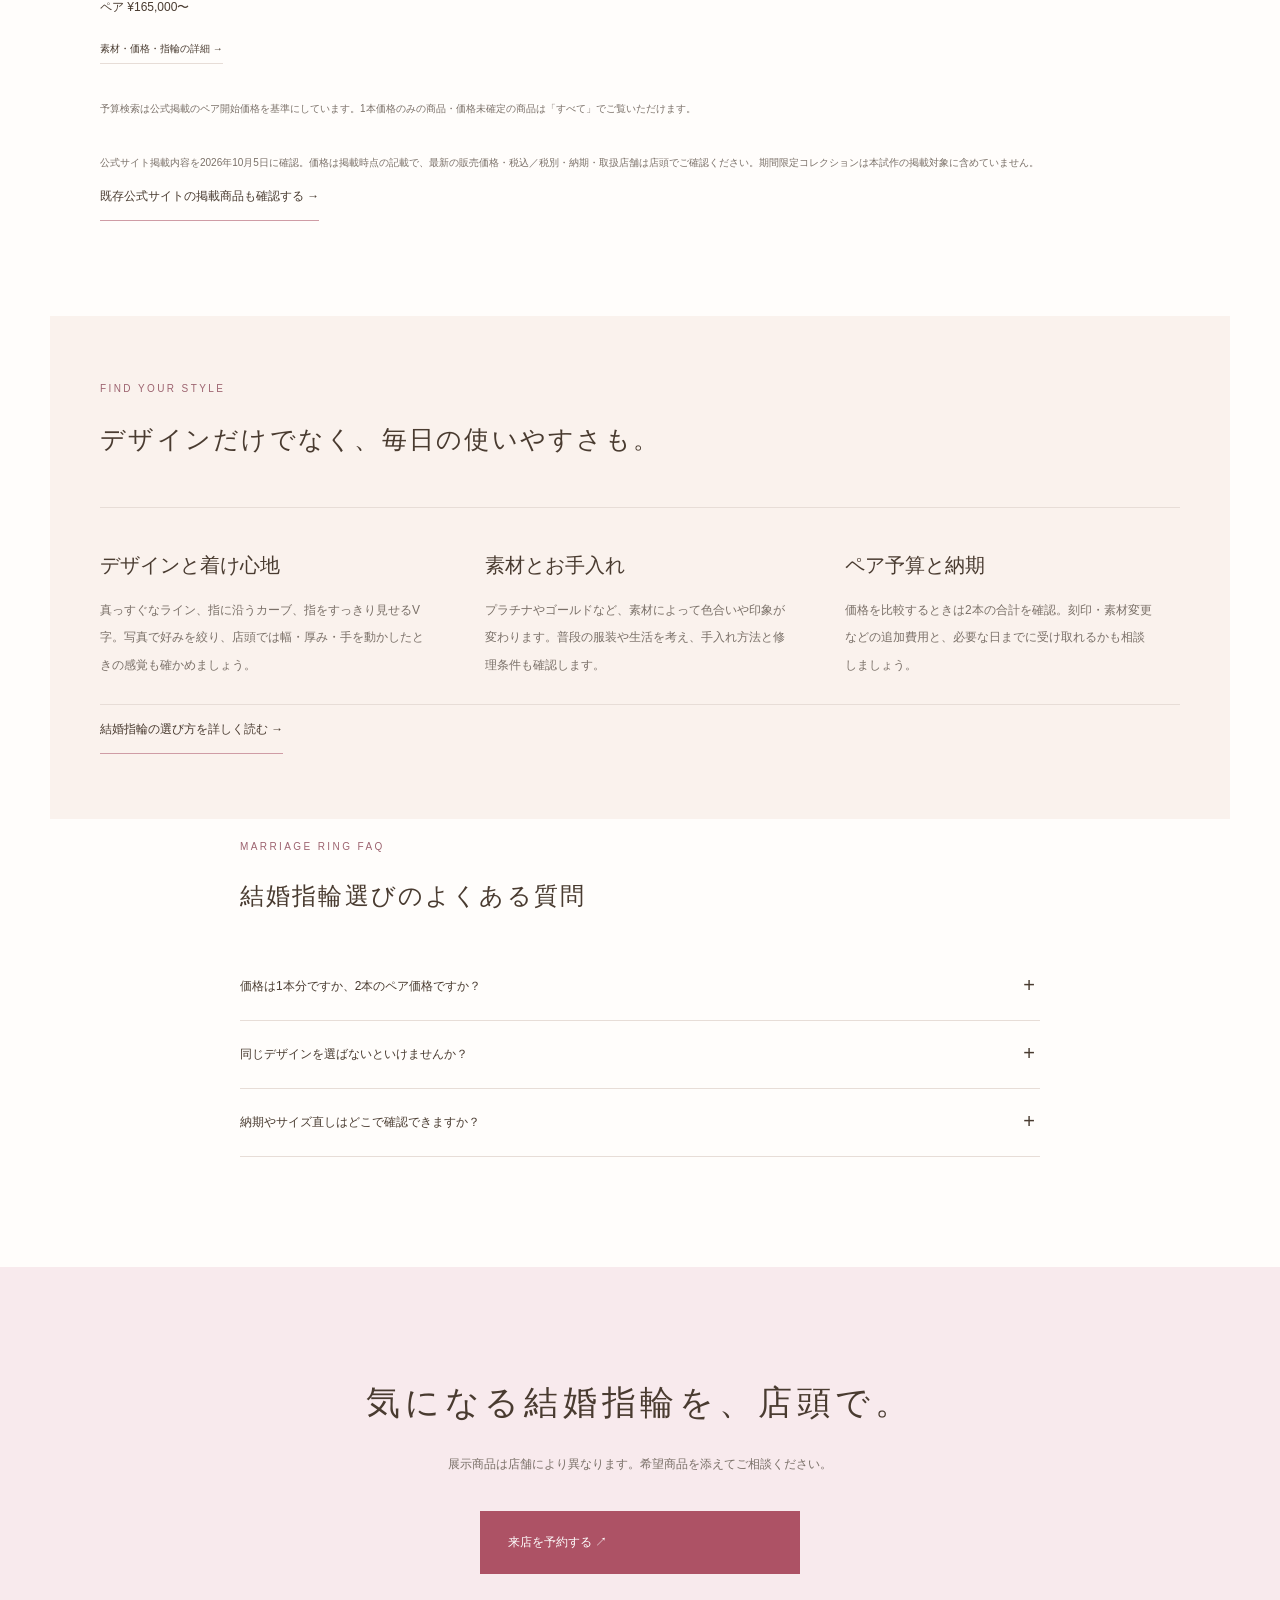
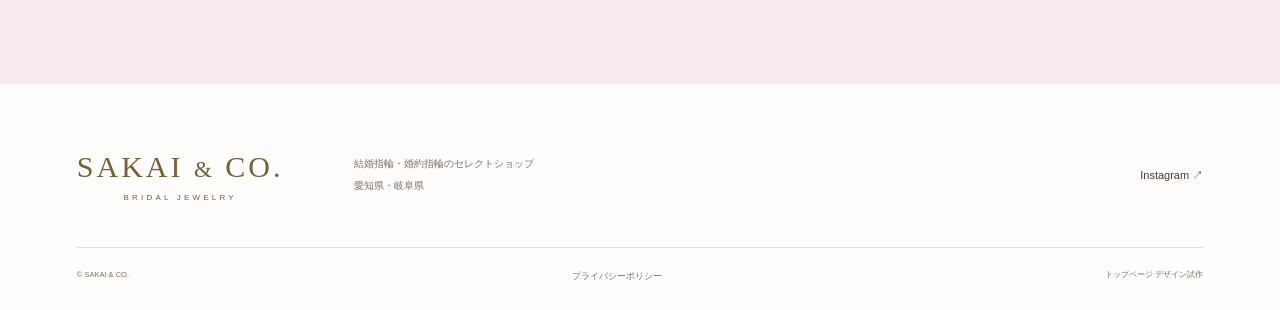
<file: marriage-thekiss.html>
<!doctype html><html lang="ja"><head><meta charset="utf-8"><meta name="viewport" content="width=device-width,initial-scale=1"><meta name="robots" content="noindex,nofollow"><title>THE KISSの結婚指輪一覧｜愛知・岐阜のサカイ SAKAI &amp; CO.</title><meta name="description" content="THE KISSの結婚指輪一覧。Rose Marry、THE KISSなどの掲載商品を比較。商品別の価格・素材を確認し、愛知・岐阜の店舗へ来店相談できます。"><link rel="stylesheet" href="style.css?v=rose-20261005"><script type="application/ld+json">{"@context": "https://schema.org", "@type": "CollectionPage", "name": "THE KISSの結婚指輪一覧", "mainEntity": {"@type": "ItemList", "itemListElement": [{"@type": "ListItem", "position": 1, "name": "ホワイトゴールド マリッジリング 7621122041-7621122042", "url": "ring-kiss27.html"}, {"@type": "ListItem", "position": 2, "name": "ホワイトゴールド マリッジリング 7621122021-7621122022", "url": "ring-kiss26.html"}, {"@type": "ListItem", "position": 3, "name": "ホワイトゴールド マリッジリング 7621122001-7621122002", "url": "ring-kiss25.html"}, {"@type": "ListItem", "position": 4, "name": "プラチナ×ピンクゴールド マリッジリング 7461123181-P", "url": "ring-kiss23.html"}]}}</script></head><body><header><a class="logo" href="index.html" aria-label="サカイ トップ">SAKAI <i>&</i> CO.<small>BRIDAL JEWELRY</small></a><nav aria-label="メインメニュー"><a href="marriage.html">結婚指輪</a><a href="index.html#engagement">婚約指輪</a><a href="index.html#about">サカイについて</a><a href="index.html#shop">店舗のご案内</a></nav><a class="reserve" href="https://jewelry.lian-sakai.jp/visit-01/">来店予約 <span>↗</span></a><button class="menu-button" aria-expanded="false" aria-controls="mobile-nav" aria-label="メニューを開く"><span></span><span></span></button></header>
<div id="mobile-nav" hidden><a href="marriage.html">結婚指輪</a><a href="index.html#engagement">婚約指輪</a><a href="index.html#about">サカイについて</a><a href="index.html#shop">店舗のご案内</a></div>
<main><nav class="breadcrumbs" aria-label="パンくず"><a href="index.html">ホーム</a><span>／</span><span>THE KISSの結婚指輪一覧</span></nav><section class="catalog-intro section-wrap"><p class="eyebrow">MARRIAGE RINGS</p><h1>THE KISSの結婚指輪一覧</h1><p>毎日に寄り添う結婚指輪を、ブランドやデザインから。<br>サカイの取扱い商品を見比べながら、おふたりの好みを見つけてください。</p><div class="category-links"><a href="marriage.html">結婚指輪一覧</a><a href="marriage-rosemarry.html">Rose Marryの結婚指輪</a><a href="marriage-thekiss.html">THE KISSの結婚指輪</a><a href="ring-guide.html">結婚指輪の選び方</a></div></section><section class="section-wrap catalog-body"><div class="catalog-bar" id="catalog-results"><h2>結婚指輪の商品一覧</h2><span id="result-count">4件の掲載商品</span></div><p id="empty-results" hidden>この条件に合う掲載商品はありません。条件を変更するか、店舗へご相談ください。</p><div class="products catalog-products"><a class="product" data-brand="kiss" data-tags="straight whitegold" data-pair-price="77000" href="ring-kiss27.html"><div class="product-image"><img src="assets/kiss27.jpg" alt="ホワイトゴールド マリッジリング 7621122041-7621122042" width="600" height="600" loading="lazy"></div><p class="eyebrow">THE KISS</p><h3>なめらかなフォルムの結婚指輪</h3><p class="catalog-price">ペア ¥77,000〜</p><span class="product-link">素材・価格・指輪の詳細 →</span></a><a class="product" data-brand="kiss" data-tags="cross whitegold" data-pair-price="93500" href="ring-kiss26.html"><div class="product-image"><img src="assets/kiss26.jpg" alt="ホワイトゴールド マリッジリング 7621122021-7621122022" width="600" height="600" loading="lazy"></div><p class="eyebrow">THE KISS</p><h3>Crossing 結婚指輪</h3><p class="catalog-price">ペア ¥93,500〜</p><span class="product-link">素材・価格・指輪の詳細 →</span></a><a class="product" data-brand="kiss" data-tags="v whitegold" data-pair-price="77000" href="ring-kiss25.html"><div class="product-image"><img src="assets/kiss25.jpg" alt="ホワイトゴールド マリッジリング 7621122001-7621122002" width="600" height="600" loading="lazy"></div><p class="eyebrow">THE KISS</p><h3>V字ラインの結婚指輪</h3><p class="catalog-price">ペア ¥77,000〜</p><span class="product-link">素材・価格・指輪の詳細 →</span></a><a class="product" data-brand="kiss" data-tags="combo" data-pair-price="165000" href="ring-kiss23.html"><div class="product-image"><img src="assets/kiss23.jpg" alt="プラチナ×ピンクゴールド マリッジリング 7461123181-P" width="600" height="600" loading="lazy"></div><p class="eyebrow">THE KISS</p><h3>プラチナ×ピンクゴールドの結婚指輪</h3><p class="catalog-price">ペア ¥165,000〜</p><span class="product-link">素材・価格・指輪の詳細 →</span></a></div><p class="product-note">予算検索は公式掲載のペア開始価格を基準にしています。1本価格のみの商品・価格未確定の商品は「すべて」でご覧いただけます。</p><p class="product-note">公式サイト掲載内容を2026年10月5日に確認。価格は掲載時点の記載で、最新の販売価格・税込／税別・納期・取扱店舗は店頭でご確認ください。期間限定コレクションは本試作の掲載対象に含めていません。</p><a class="text-link" href="https://jewelry.lian-sakai.jp/product_cat/mariage_ring/">既存公式サイトの掲載商品も確認する →</a></section><section class="selection-guide section-wrap"><p class="eyebrow">FIND YOUR STYLE</p><h2>デザインだけでなく、毎日の使いやすさも。</h2><div class="guide-grid"><article><h3>デザインと着け心地</h3><p>真っすぐなライン、指に沿うカーブ、指をすっきり見せるV字。写真で好みを絞り、店頭では幅・厚み・手を動かしたときの感覚も確かめましょう。</p></article><article><h3>素材とお手入れ</h3><p>プラチナやゴールドなど、素材によって色合いや印象が変わります。普段の服装や生活を考え、手入れ方法と修理条件も確認します。</p></article><article><h3>ペア予算と納期</h3><p>価格を比較するときは2本の合計を確認。刻印・素材変更などの追加費用と、必要な日までに受け取れるかも相談しましょう。</p></article></div><a class="text-link" href="ring-guide.html">結婚指輪の選び方を詳しく読む →</a></section><section class="faq section-wrap"><p class="eyebrow">MARRIAGE RING FAQ</p><h2>結婚指輪選びのよくある質問</h2><details><summary>価格は1本分ですか、2本のペア価格ですか？</summary><p>商品ごとに異なります。一覧では「1本」「ペア」の区別を表示し、商品詳細に公式サイトの掲載内容を載せています。選ぶ素材・サイズによって価格が変わることがあります。</p></details><details><summary>同じデザインを選ばないといけませんか？</summary><p>日常で身に着けるものなので、それぞれの好みや着け心地を大切にしましょう。素材や色、刻印など、共通点を持たせる選び方もあります。対応可能な組み合わせは店舗へご相談ください。</p></details><details><summary>納期やサイズ直しはどこで確認できますか？</summary><p>ブランド・モデル・加工内容によって異なります。必要な日程と希望商品をお伝えいただき、店舗で納期・サイズ直しの可否・費用をご確認ください。</p></details></section><section class="closing"><h2>気になる結婚指輪を、店頭で。</h2><p>展示商品は店舗により異なります。希望商品を添えてご相談ください。</p><a class="button" href="https://jewelry.lian-sakai.jp/visit-01/">来店を予約する ↗</a></section></main><footer><div class="footer-top"><a class="logo" href="index.html">SAKAI <i>&</i> CO.<small>BRIDAL JEWELRY</small></a><p>結婚指輪・婚約指輪のセレクトショップ<br>愛知県・岐阜県</p><a href="https://www.instagram.com/rosemarry_diamond/">Instagram ↗</a></div><div class="footer-bottom"><small>© SAKAI & CO.</small><a href="https://jewelry.lian-sakai.jp/privacy-policy/">プライバシーポリシー</a><small>トップページ デザイン試作</small></div></footer><div class="mobile-cta"><a href="marriage.html">結婚指輪を探す</a><a href="https://jewelry.lian-sakai.jp/visit-01/">来店予約 ↗</a></div><script src="script.js"></script></body></html>
</file>
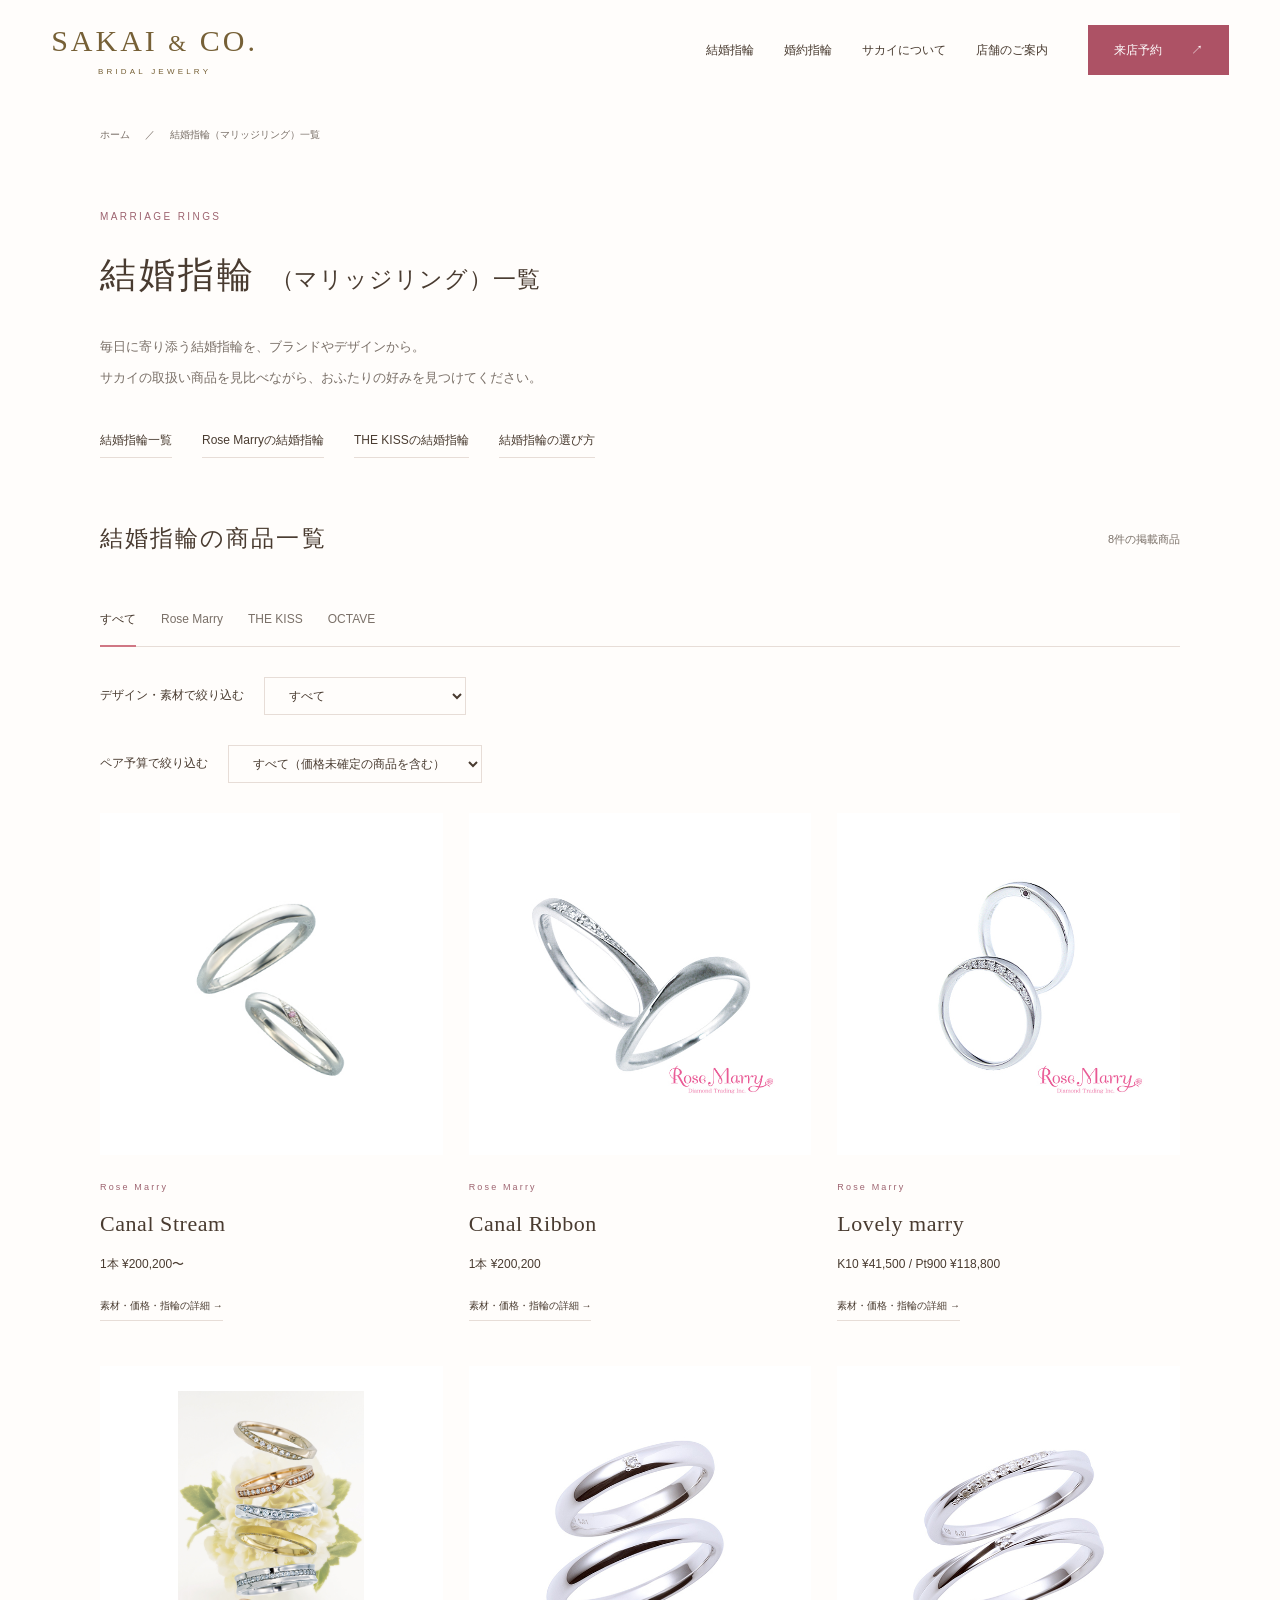
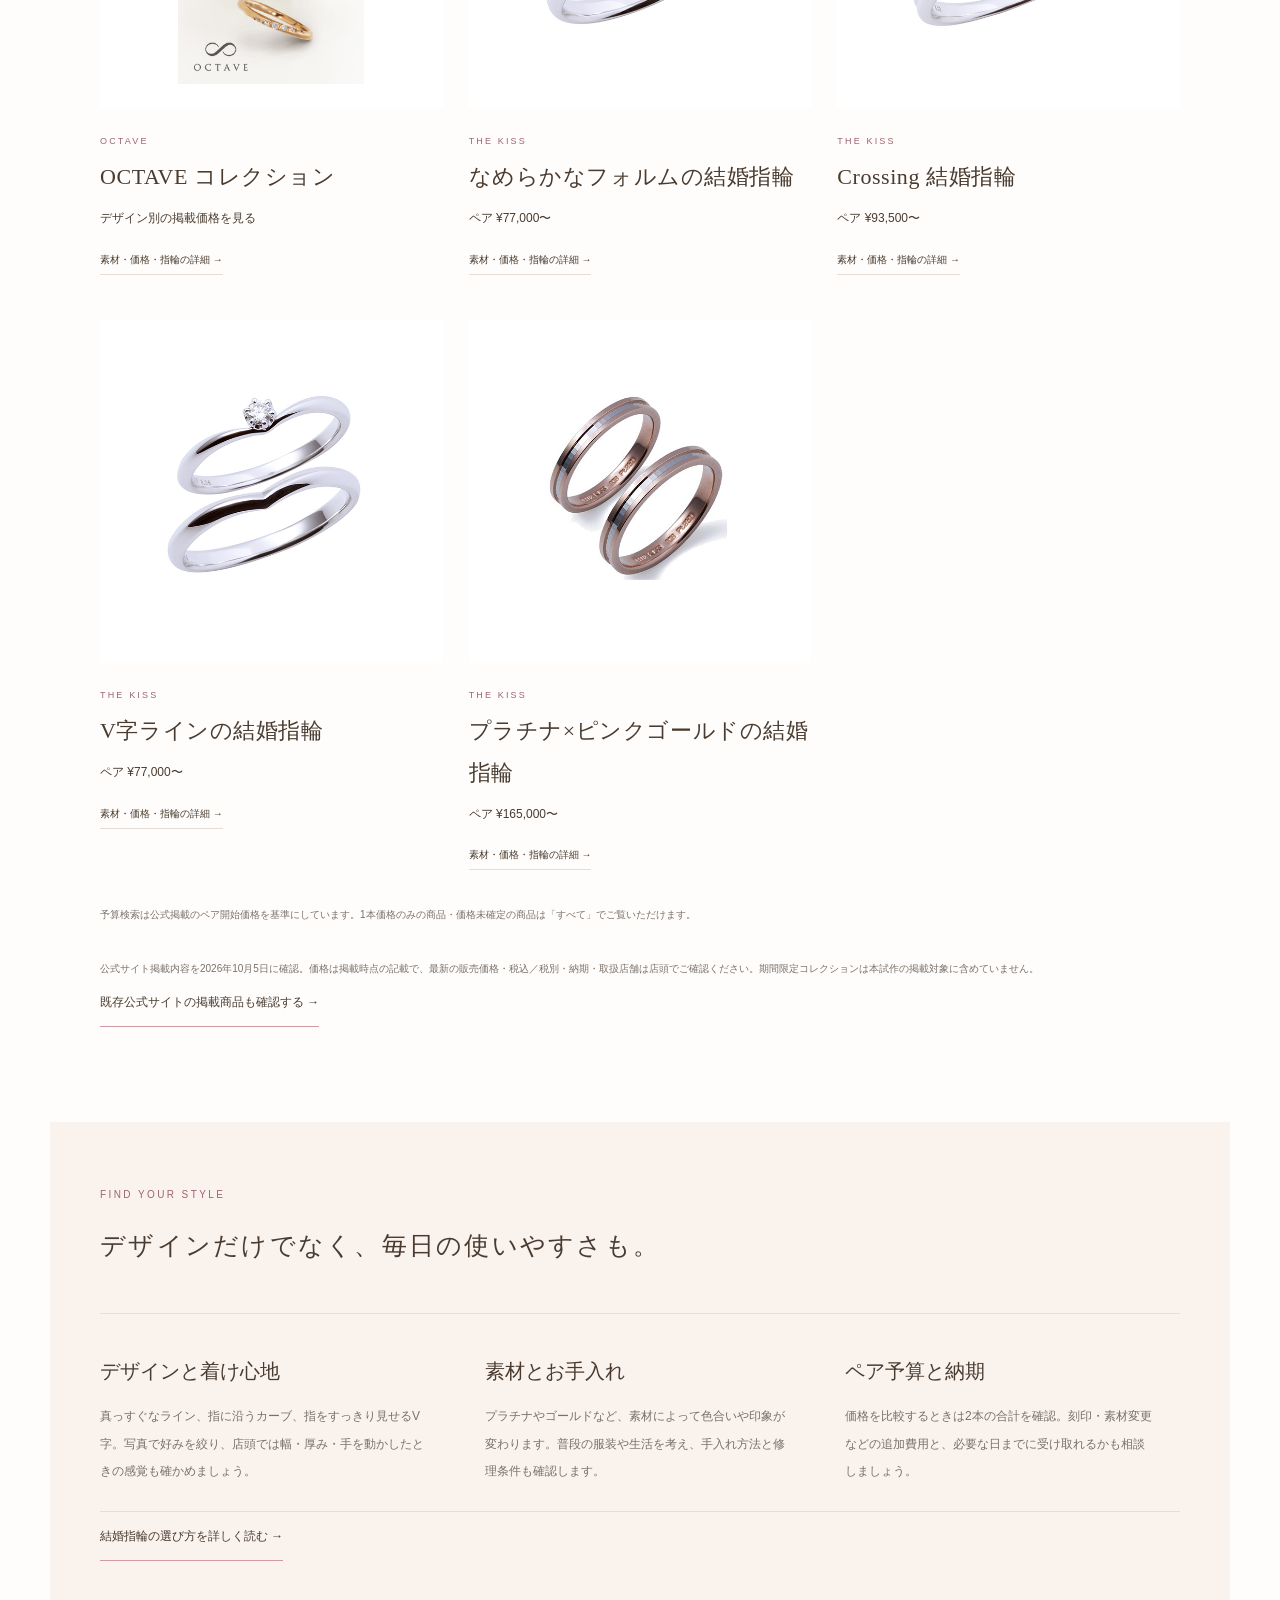
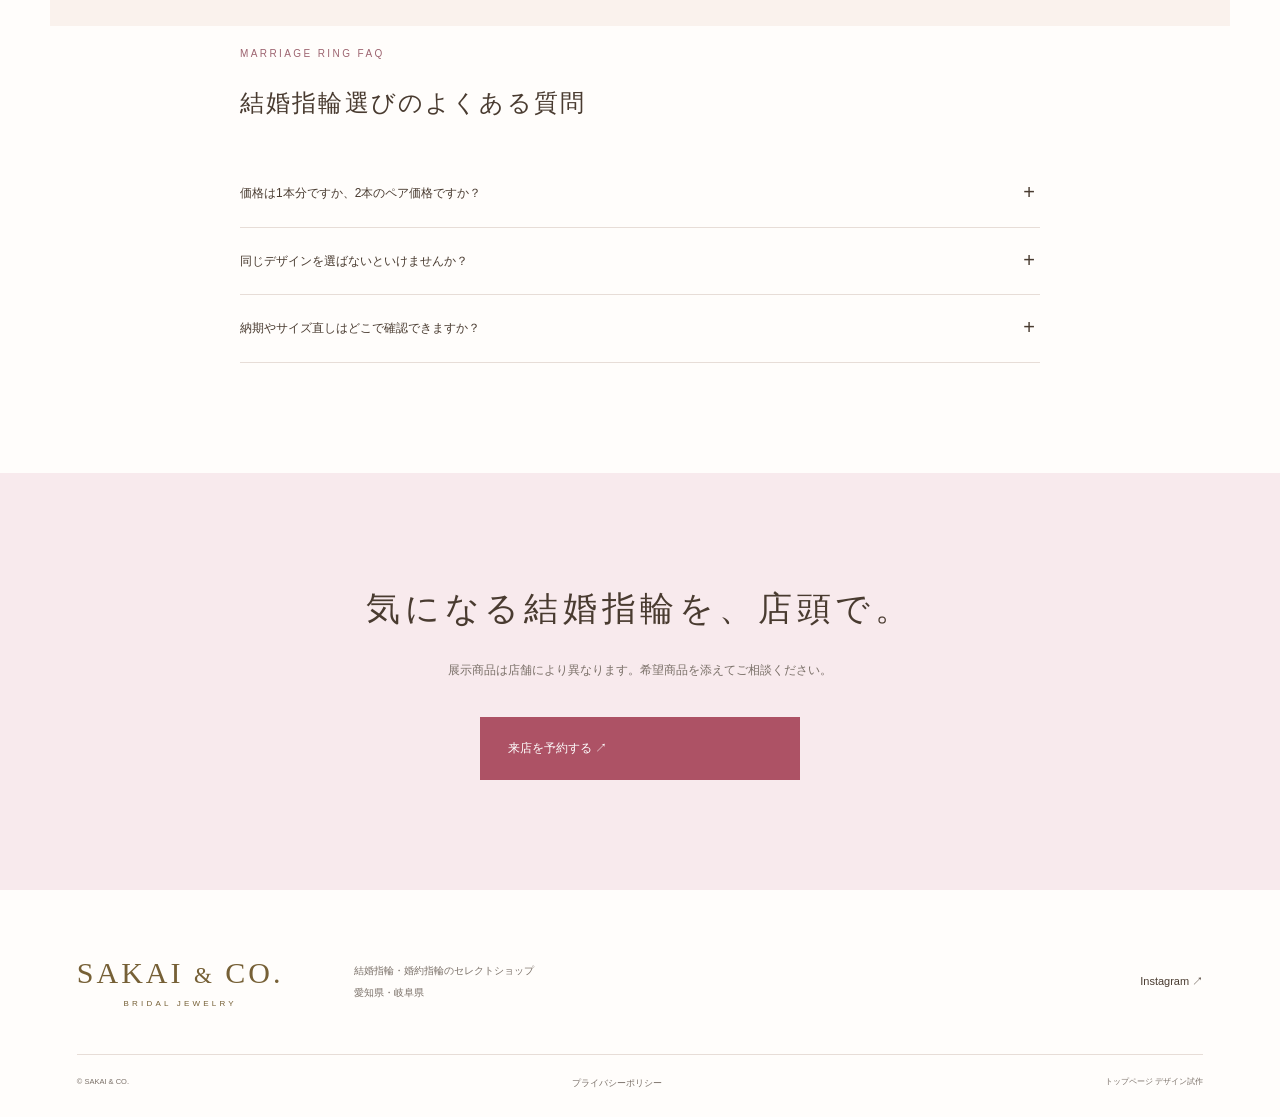
<file: marriage.html>
<!doctype html><html lang="ja"><head><meta charset="utf-8"><meta name="viewport" content="width=device-width,initial-scale=1"><meta name="robots" content="noindex,nofollow"><title>結婚指輪（マリッジリング）一覧｜愛知・岐阜のサカイ SAKAI &amp; CO.</title><meta name="description" content="結婚指輪（マリッジリング）一覧。Rose Marry、THE KISSなどの掲載商品を比較。商品別の価格・素材を確認し、愛知・岐阜の店舗へ来店相談できます。"><link rel="stylesheet" href="style.css?v=rose-20261005"><script type="application/ld+json">{"@context": "https://schema.org", "@type": "CollectionPage", "name": "結婚指輪（マリッジリング）一覧", "mainEntity": {"@type": "ItemList", "itemListElement": [{"@type": "ListItem", "position": 1, "name": "Rose Marry Canal Stream", "url": "ring-rose-marry-canal-stream.html"}, {"@type": "ListItem", "position": 2, "name": "RoseMarry  CanalRibbon", "url": "ring-rosemarry-canalribbon.html"}, {"@type": "ListItem", "position": 3, "name": "RoseMarry  Lovely marry", "url": "ring-rosemarry-lovely-marry.html"}, {"@type": "ListItem", "position": 4, "name": "OCTAVE", "url": "ring-octave-2.html"}, {"@type": "ListItem", "position": 5, "name": "ホワイトゴールド マリッジリング 7621122041-7621122042", "url": "ring-kiss27.html"}, {"@type": "ListItem", "position": 6, "name": "ホワイトゴールド マリッジリング 7621122021-7621122022", "url": "ring-kiss26.html"}, {"@type": "ListItem", "position": 7, "name": "ホワイトゴールド マリッジリング 7621122001-7621122002", "url": "ring-kiss25.html"}, {"@type": "ListItem", "position": 8, "name": "プラチナ×ピンクゴールド マリッジリング 7461123181-P", "url": "ring-kiss23.html"}]}}</script></head><body><header><a class="logo" href="index.html" aria-label="サカイ トップ">SAKAI <i>&</i> CO.<small>BRIDAL JEWELRY</small></a><nav aria-label="メインメニュー"><a href="marriage.html">結婚指輪</a><a href="index.html#engagement">婚約指輪</a><a href="index.html#about">サカイについて</a><a href="index.html#shop">店舗のご案内</a></nav><a class="reserve" href="https://jewelry.lian-sakai.jp/visit-01/">来店予約 <span>↗</span></a><button class="menu-button" aria-expanded="false" aria-controls="mobile-nav" aria-label="メニューを開く"><span></span><span></span></button></header>
<div id="mobile-nav" hidden><a href="marriage.html">結婚指輪</a><a href="index.html#engagement">婚約指輪</a><a href="index.html#about">サカイについて</a><a href="index.html#shop">店舗のご案内</a></div>
<main><nav class="breadcrumbs" aria-label="パンくず"><a href="index.html">ホーム</a><span>／</span><span>結婚指輪（マリッジリング）一覧</span></nav><section class="catalog-intro section-wrap"><p class="eyebrow">MARRIAGE RINGS</p><h1>結婚指輪<span class="catalog-subtitle">（マリッジリング）一覧</span></h1><p>毎日に寄り添う結婚指輪を、ブランドやデザインから。<br>サカイの取扱い商品を見比べながら、おふたりの好みを見つけてください。</p><div class="category-links"><a href="marriage.html">結婚指輪一覧</a><a href="marriage-rosemarry.html">Rose Marryの結婚指輪</a><a href="marriage-thekiss.html">THE KISSの結婚指輪</a><a href="ring-guide.html">結婚指輪の選び方</a></div></section><section class="section-wrap catalog-body"><div class="catalog-bar" id="catalog-results"><h2>結婚指輪の商品一覧</h2><span id="result-count">8件の掲載商品</span></div><div class="filters catalog-filters" aria-label="ブランドで絞り込む"><button class="active" data-filter="all" aria-pressed="true">すべて</button><button data-filter="rose" aria-pressed="false">Rose Marry</button><button data-filter="kiss" aria-pressed="false">THE KISS</button><button data-filter="octave" aria-pressed="false">OCTAVE</button></div><label class="design-filter">デザイン・素材で絞り込む <select id="design-select"><option value="all">すべて</option><option value="straight">ストレート</option><option value="platinum">プラチナ</option><option value="v">V字ライン</option><option value="cross">クロス</option><option value="whitegold">ホワイトゴールド</option><option value="combo">プラチナ×ピンクゴールド</option></select></label><label class="design-filter">ペア予算で絞り込む <select id="budget-select"><option value="all">すべて（価格未確定の商品を含む）</option><option value="under100">10万円未満</option><option value="100to200">10〜20万円未満</option></select></label><p id="empty-results" hidden>この条件に合う掲載商品はありません。条件を変更するか、店舗へご相談ください。</p><div class="products catalog-products"><a class="product" data-brand="rose" data-tags="platinum" href="ring-rose-marry-canal-stream.html"><div class="product-image"><img src="assets/rose-marry-canal-stream.jpg" alt="Rose Marry Canal Stream" width="600" height="600" loading="lazy"></div><p class="eyebrow">Rose Marry</p><h3>Canal Stream</h3><p class="catalog-price">1本 ¥200,200〜</p><span class="product-link">素材・価格・指輪の詳細 →</span></a><a class="product" data-brand="rose" data-tags="platinum" href="ring-rosemarry-canalribbon.html"><div class="product-image"><img src="assets/rosemarry-canalribbon.jpg" alt="RoseMarry  CanalRibbon" width="600" height="600" loading="lazy"></div><p class="eyebrow">Rose Marry</p><h3>Canal Ribbon</h3><p class="catalog-price">1本 ¥200,200</p><span class="product-link">素材・価格・指輪の詳細 →</span></a><a class="product" data-brand="rose" data-tags="platinum" href="ring-rosemarry-lovely-marry.html"><div class="product-image"><img src="assets/rosemarry-lovely-marry.jpg" alt="RoseMarry  Lovely marry" width="600" height="600" loading="lazy"></div><p class="eyebrow">Rose Marry</p><h3>Lovely marry</h3><p class="catalog-price">K10 ¥41,500 / Pt900 ¥118,800</p><span class="product-link">素材・価格・指輪の詳細 →</span></a><a class="product" data-brand="octave" data-tags="" href="ring-octave-2.html"><div class="product-image"><img src="assets/octave-2.jpg" alt="OCTAVE" width="600" height="600" loading="lazy"></div><p class="eyebrow">OCTAVE</p><h3>OCTAVE コレクション</h3><p class="catalog-price">デザイン別の掲載価格を見る</p><span class="product-link">素材・価格・指輪の詳細 →</span></a><a class="product" data-brand="kiss" data-tags="straight whitegold" data-pair-price="77000" href="ring-kiss27.html"><div class="product-image"><img src="assets/kiss27.jpg" alt="ホワイトゴールド マリッジリング 7621122041-7621122042" width="600" height="600" loading="lazy"></div><p class="eyebrow">THE KISS</p><h3>なめらかなフォルムの結婚指輪</h3><p class="catalog-price">ペア ¥77,000〜</p><span class="product-link">素材・価格・指輪の詳細 →</span></a><a class="product" data-brand="kiss" data-tags="cross whitegold" data-pair-price="93500" href="ring-kiss26.html"><div class="product-image"><img src="assets/kiss26.jpg" alt="ホワイトゴールド マリッジリング 7621122021-7621122022" width="600" height="600" loading="lazy"></div><p class="eyebrow">THE KISS</p><h3>Crossing 結婚指輪</h3><p class="catalog-price">ペア ¥93,500〜</p><span class="product-link">素材・価格・指輪の詳細 →</span></a><a class="product" data-brand="kiss" data-tags="v whitegold" data-pair-price="77000" href="ring-kiss25.html"><div class="product-image"><img src="assets/kiss25.jpg" alt="ホワイトゴールド マリッジリング 7621122001-7621122002" width="600" height="600" loading="lazy"></div><p class="eyebrow">THE KISS</p><h3>V字ラインの結婚指輪</h3><p class="catalog-price">ペア ¥77,000〜</p><span class="product-link">素材・価格・指輪の詳細 →</span></a><a class="product" data-brand="kiss" data-tags="combo" data-pair-price="165000" href="ring-kiss23.html"><div class="product-image"><img src="assets/kiss23.jpg" alt="プラチナ×ピンクゴールド マリッジリング 7461123181-P" width="600" height="600" loading="lazy"></div><p class="eyebrow">THE KISS</p><h3>プラチナ×ピンクゴールドの結婚指輪</h3><p class="catalog-price">ペア ¥165,000〜</p><span class="product-link">素材・価格・指輪の詳細 →</span></a></div><p class="product-note">予算検索は公式掲載のペア開始価格を基準にしています。1本価格のみの商品・価格未確定の商品は「すべて」でご覧いただけます。</p><p class="product-note">公式サイト掲載内容を2026年10月5日に確認。価格は掲載時点の記載で、最新の販売価格・税込／税別・納期・取扱店舗は店頭でご確認ください。期間限定コレクションは本試作の掲載対象に含めていません。</p><a class="text-link" href="https://jewelry.lian-sakai.jp/product_cat/mariage_ring/">既存公式サイトの掲載商品も確認する →</a></section><section class="selection-guide section-wrap"><p class="eyebrow">FIND YOUR STYLE</p><h2>デザインだけでなく、毎日の使いやすさも。</h2><div class="guide-grid"><article><h3>デザインと着け心地</h3><p>真っすぐなライン、指に沿うカーブ、指をすっきり見せるV字。写真で好みを絞り、店頭では幅・厚み・手を動かしたときの感覚も確かめましょう。</p></article><article><h3>素材とお手入れ</h3><p>プラチナやゴールドなど、素材によって色合いや印象が変わります。普段の服装や生活を考え、手入れ方法と修理条件も確認します。</p></article><article><h3>ペア予算と納期</h3><p>価格を比較するときは2本の合計を確認。刻印・素材変更などの追加費用と、必要な日までに受け取れるかも相談しましょう。</p></article></div><a class="text-link" href="ring-guide.html">結婚指輪の選び方を詳しく読む →</a></section><section class="faq section-wrap"><p class="eyebrow">MARRIAGE RING FAQ</p><h2>結婚指輪選びのよくある質問</h2><details><summary>価格は1本分ですか、2本のペア価格ですか？</summary><p>商品ごとに異なります。一覧では「1本」「ペア」の区別を表示し、商品詳細に公式サイトの掲載内容を載せています。選ぶ素材・サイズによって価格が変わることがあります。</p></details><details><summary>同じデザインを選ばないといけませんか？</summary><p>日常で身に着けるものなので、それぞれの好みや着け心地を大切にしましょう。素材や色、刻印など、共通点を持たせる選び方もあります。対応可能な組み合わせは店舗へご相談ください。</p></details><details><summary>納期やサイズ直しはどこで確認できますか？</summary><p>ブランド・モデル・加工内容によって異なります。必要な日程と希望商品をお伝えいただき、店舗で納期・サイズ直しの可否・費用をご確認ください。</p></details></section><section class="closing"><h2>気になる結婚指輪を、店頭で。</h2><p>展示商品は店舗により異なります。希望商品を添えてご相談ください。</p><a class="button" href="https://jewelry.lian-sakai.jp/visit-01/">来店を予約する ↗</a></section></main><footer><div class="footer-top"><a class="logo" href="index.html">SAKAI <i>&</i> CO.<small>BRIDAL JEWELRY</small></a><p>結婚指輪・婚約指輪のセレクトショップ<br>愛知県・岐阜県</p><a href="https://www.instagram.com/rosemarry_diamond/">Instagram ↗</a></div><div class="footer-bottom"><small>© SAKAI & CO.</small><a href="https://jewelry.lian-sakai.jp/privacy-policy/">プライバシーポリシー</a><small>トップページ デザイン試作</small></div></footer><div class="mobile-cta"><a href="marriage.html">結婚指輪を探す</a><a href="https://jewelry.lian-sakai.jp/visit-01/">来店予約 ↗</a></div><script src="script.js"></script></body></html>
</file>
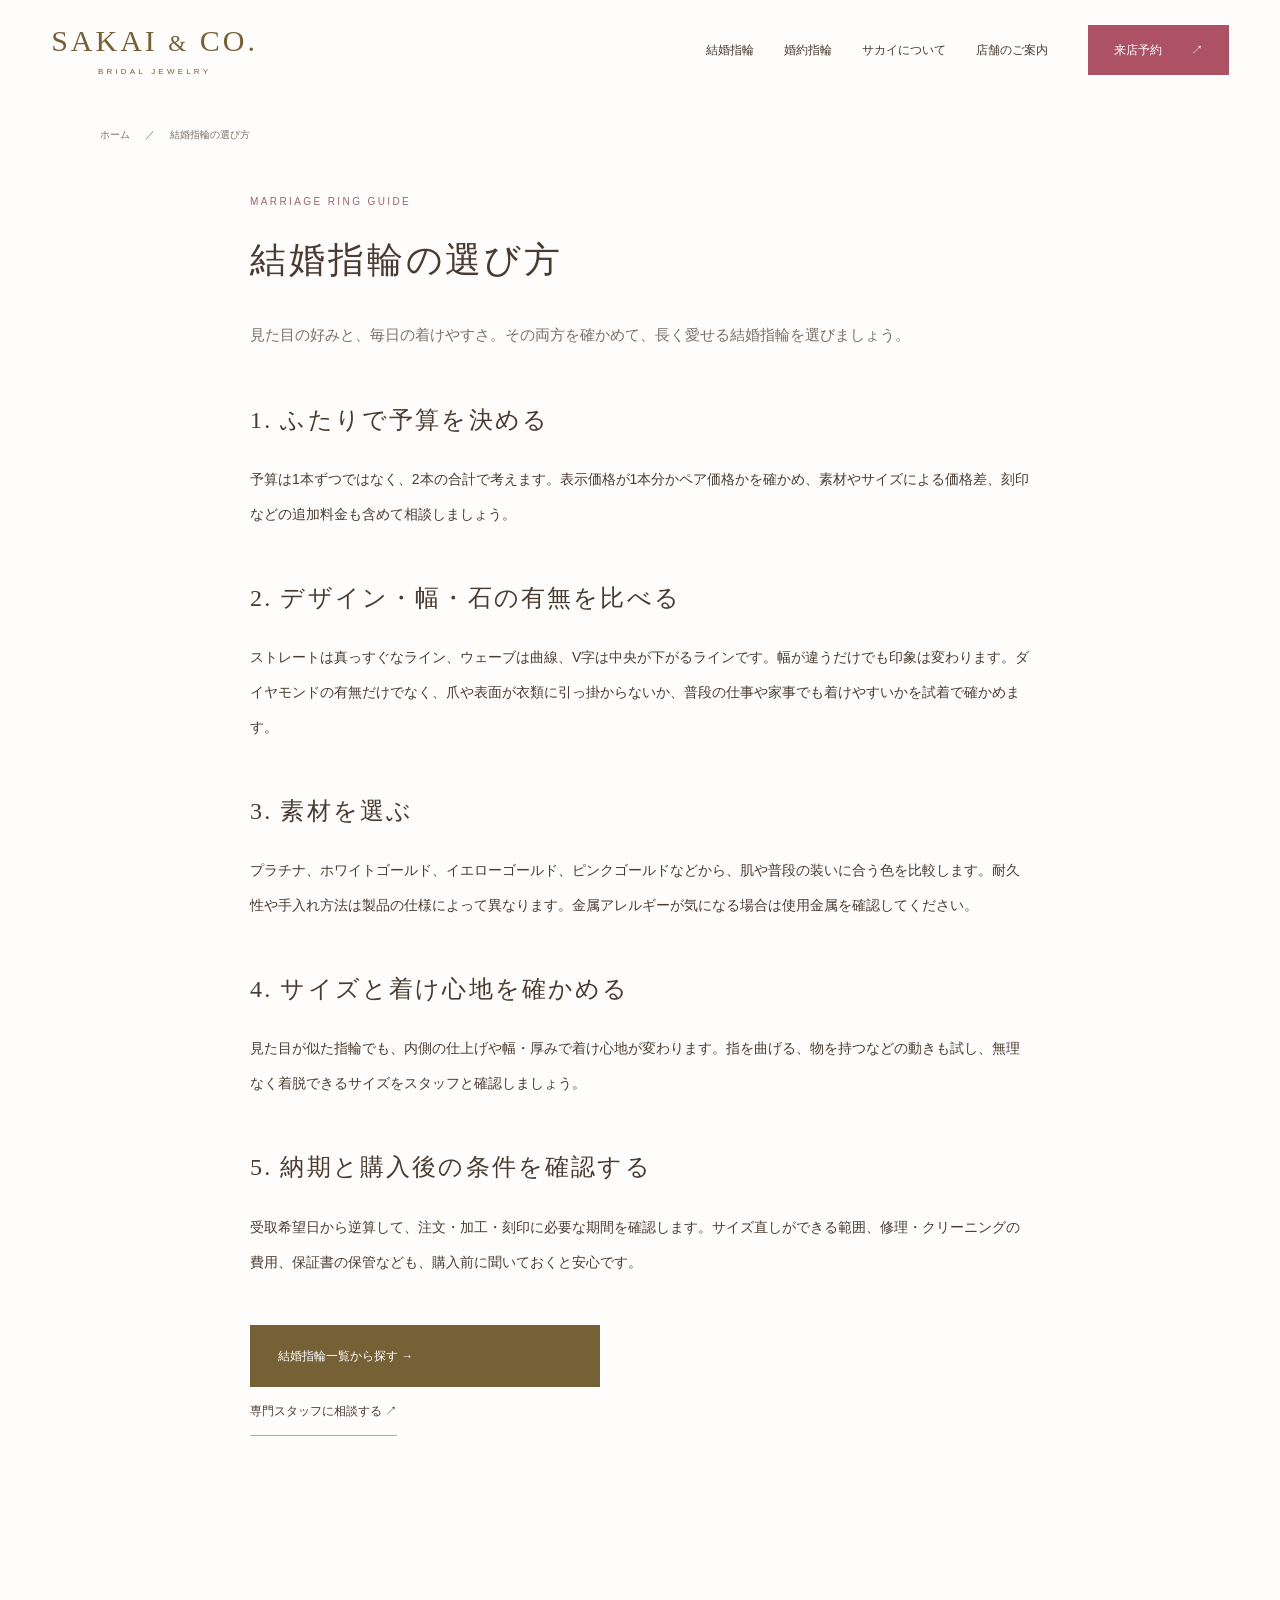
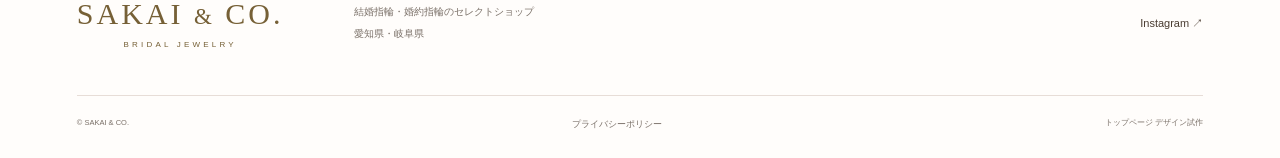
<file: ring-guide.html>
<!doctype html><html lang="ja"><head><meta charset="utf-8"><meta name="viewport" content="width=device-width,initial-scale=1"><meta name="robots" content="noindex,nofollow"><title>結婚指輪の選び方｜予算・デザイン・素材・納期｜サカイ</title><meta name="description" content="結婚指輪を選ぶ前に確認したい予算、デザイン、素材、着け心地、納期、アフターサービスを解説します。"><link rel="stylesheet" href="style.css?v=rose-20261005"></head><body><header><a class="logo" href="index.html" aria-label="サカイ トップ">SAKAI <i>&</i> CO.<small>BRIDAL JEWELRY</small></a><nav aria-label="メインメニュー"><a href="marriage.html">結婚指輪</a><a href="index.html#engagement">婚約指輪</a><a href="index.html#about">サカイについて</a><a href="index.html#shop">店舗のご案内</a></nav><a class="reserve" href="https://jewelry.lian-sakai.jp/visit-01/">来店予約 <span>↗</span></a><button class="menu-button" aria-expanded="false" aria-controls="mobile-nav" aria-label="メニューを開く"><span></span><span></span></button></header>
<div id="mobile-nav" hidden><a href="marriage.html">結婚指輪</a><a href="index.html#engagement">婚約指輪</a><a href="index.html#about">サカイについて</a><a href="index.html#shop">店舗のご案内</a></div>
<main><nav class="breadcrumbs" aria-label="パンくず"><a href="index.html">ホーム</a><span>／</span><span>結婚指輪の選び方</span></nav><article class="reading section-wrap"><p class="eyebrow">MARRIAGE RING GUIDE</p><h1>結婚指輪の選び方</h1><p class="reading-lead">見た目の好みと、毎日の着けやすさ。その両方を確かめて、長く愛せる結婚指輪を選びましょう。</p><section><h2>1. ふたりで予算を決める</h2><p>予算は1本ずつではなく、2本の合計で考えます。表示価格が1本分かペア価格かを確かめ、素材やサイズによる価格差、刻印などの追加料金も含めて相談しましょう。</p></section><section><h2>2. デザイン・幅・石の有無を比べる</h2><p>ストレートは真っすぐなライン、ウェーブは曲線、V字は中央が下がるラインです。幅が違うだけでも印象は変わります。ダイヤモンドの有無だけでなく、爪や表面が衣類に引っ掛からないか、普段の仕事や家事でも着けやすいかを試着で確かめます。</p></section><section><h2>3. 素材を選ぶ</h2><p>プラチナ、ホワイトゴールド、イエローゴールド、ピンクゴールドなどから、肌や普段の装いに合う色を比較します。耐久性や手入れ方法は製品の仕様によって異なります。金属アレルギーが気になる場合は使用金属を確認してください。</p></section><section><h2>4. サイズと着け心地を確かめる</h2><p>見た目が似た指輪でも、内側の仕上げや幅・厚みで着け心地が変わります。指を曲げる、物を持つなどの動きも試し、無理なく着脱できるサイズをスタッフと確認しましょう。</p></section><section><h2>5. 納期と購入後の条件を確認する</h2><p>受取希望日から逆算して、注文・加工・刻印に必要な期間を確認します。サイズ直しができる範囲、修理・クリーニングの費用、保証書の保管なども、購入前に聞いておくと安心です。</p></section><a class="button" href="marriage.html">結婚指輪一覧から探す →</a><a class="text-link" href="https://jewelry.lian-sakai.jp/visit-01/">専門スタッフに相談する ↗</a></article></main><footer><div class="footer-top"><a class="logo" href="index.html">SAKAI <i>&</i> CO.<small>BRIDAL JEWELRY</small></a><p>結婚指輪・婚約指輪のセレクトショップ<br>愛知県・岐阜県</p><a href="https://www.instagram.com/rosemarry_diamond/">Instagram ↗</a></div><div class="footer-bottom"><small>© SAKAI & CO.</small><a href="https://jewelry.lian-sakai.jp/privacy-policy/">プライバシーポリシー</a><small>トップページ デザイン試作</small></div></footer><div class="mobile-cta"><a href="marriage.html">結婚指輪を探す</a><a href="https://jewelry.lian-sakai.jp/visit-01/">来店予約 ↗</a></div><script src="script.js"></script></body></html>
</file>
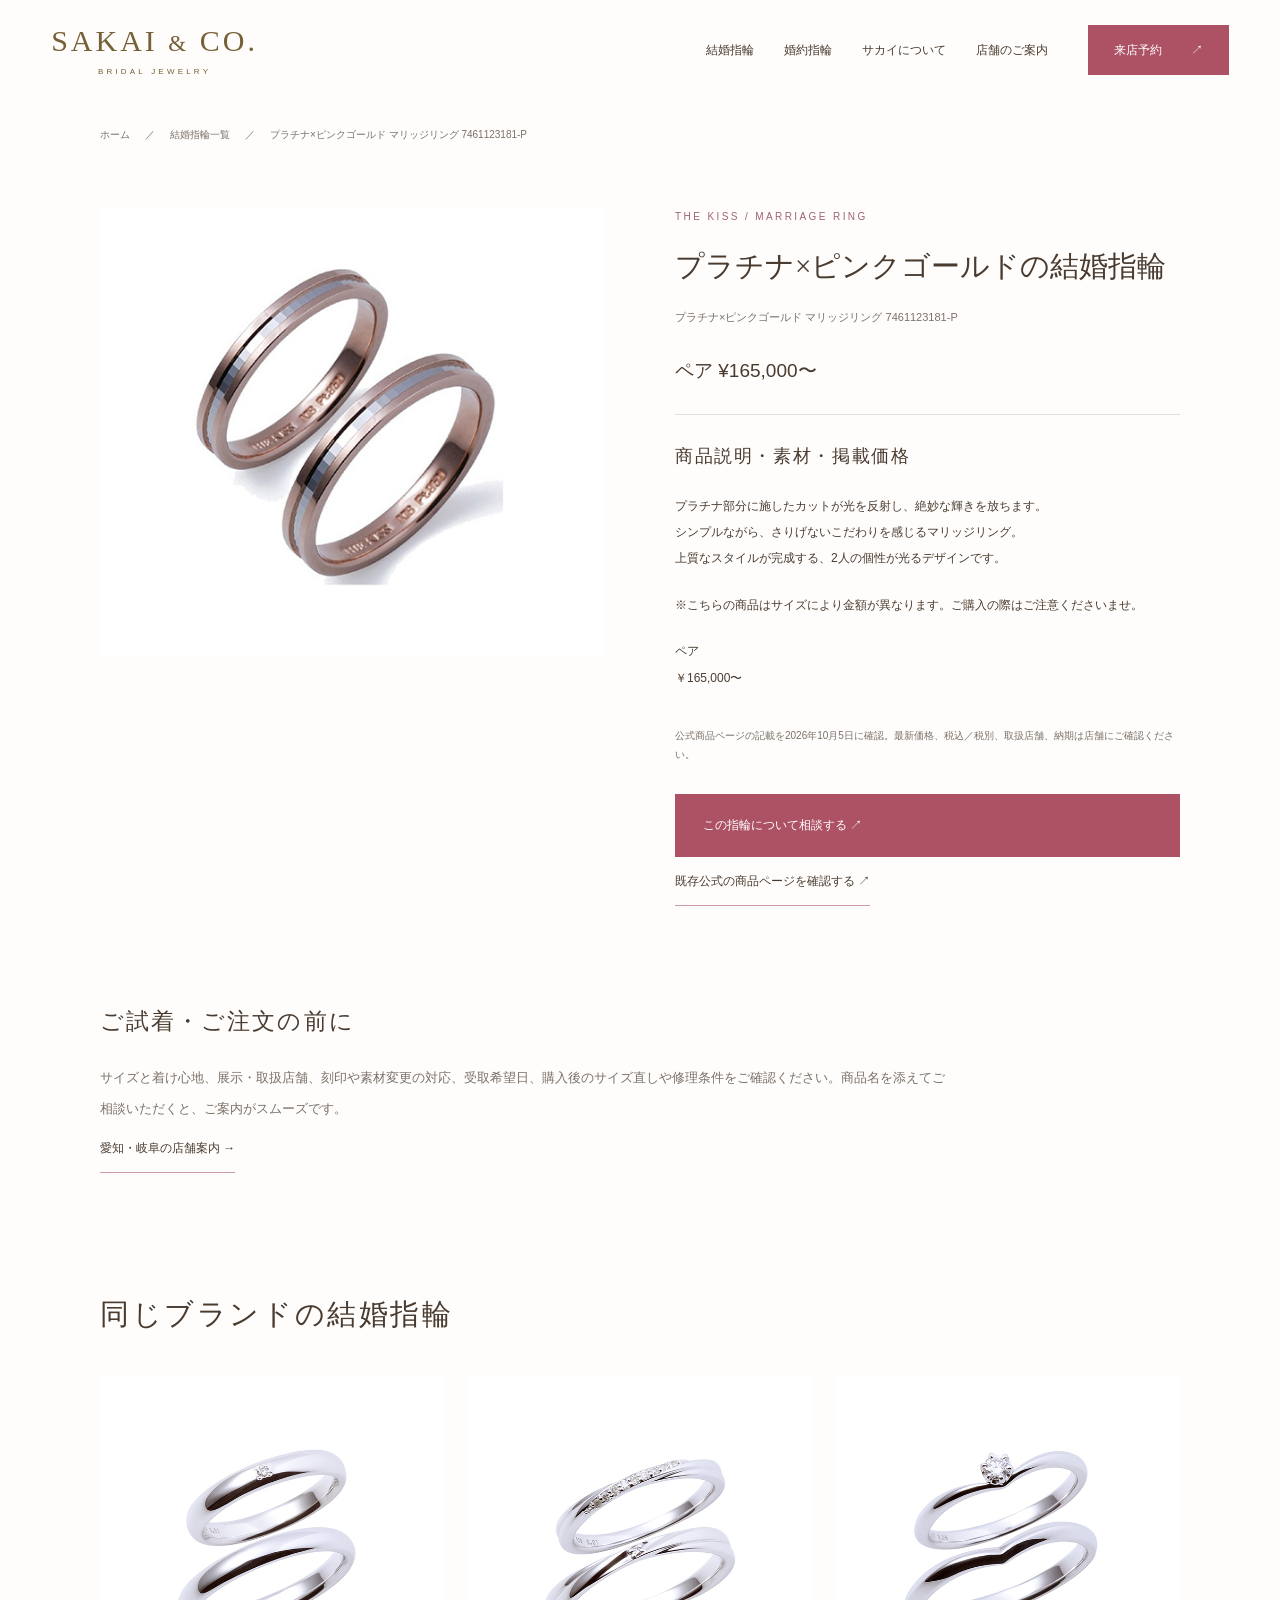
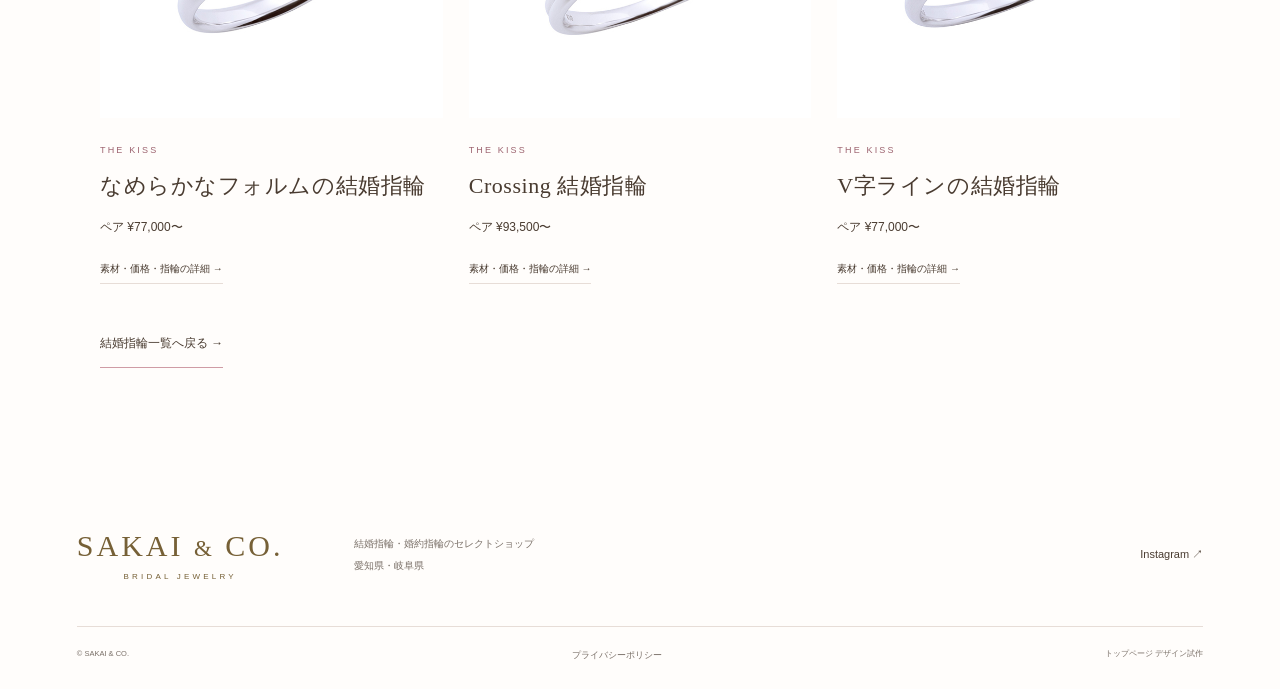
<file: ring-kiss23.html>
<!doctype html><html lang="ja"><head><meta charset="utf-8"><meta name="viewport" content="width=device-width,initial-scale=1"><meta name="robots" content="noindex,nofollow"><title>プラチナ×ピンクゴールド マリッジリング 7461123181-P｜結婚指輪｜サカイ</title><meta name="description" content="プラチナ×ピンクゴールド マリッジリング 7461123181-Pの結婚指輪。公式掲載の商品説明・価格と、店舗への相談をご案内。"><link rel="stylesheet" href="style.css?v=rose-20261005"><script type="application/ld+json">{"@context": "https://schema.org", "@type": "BreadcrumbList", "itemListElement": [{"@type": "ListItem", "position": 1, "name": "ホーム", "item": "index.html"}, {"@type": "ListItem", "position": 2, "name": "結婚指輪一覧", "item": "marriage.html"}, {"@type": "ListItem", "position": 3, "name": "プラチナ×ピンクゴールド マリッジリング 7461123181-P"}]}</script></head><body><header><a class="logo" href="index.html" aria-label="サカイ トップ">SAKAI <i>&</i> CO.<small>BRIDAL JEWELRY</small></a><nav aria-label="メインメニュー"><a href="marriage.html">結婚指輪</a><a href="index.html#engagement">婚約指輪</a><a href="index.html#about">サカイについて</a><a href="index.html#shop">店舗のご案内</a></nav><a class="reserve" href="https://jewelry.lian-sakai.jp/visit-01/">来店予約 <span>↗</span></a><button class="menu-button" aria-expanded="false" aria-controls="mobile-nav" aria-label="メニューを開く"><span></span><span></span></button></header>
<div id="mobile-nav" hidden><a href="marriage.html">結婚指輪</a><a href="index.html#engagement">婚約指輪</a><a href="index.html#about">サカイについて</a><a href="index.html#shop">店舗のご案内</a></div>
<main><nav class="breadcrumbs" aria-label="パンくず"><a href="index.html">ホーム</a><span>／</span><a href="marriage.html">結婚指輪一覧</a><span>／</span><span>プラチナ×ピンクゴールド マリッジリング 7461123181-P</span></nav><section class="product-detail section-wrap"><div class="detail-photo"><img src="assets/kiss23.jpg" alt="プラチナ×ピンクゴールド マリッジリング 7461123181-P" width="700" height="700"></div><div><p class="eyebrow">THE KISS / MARRIAGE RING</p><h1>プラチナ×ピンクゴールドの結婚指輪</h1><p class="model-name">プラチナ×ピンクゴールド マリッジリング 7461123181-P</p><p class="detail-price">ペア ¥165,000〜</p><div class="specs"><h2>商品説明・素材・掲載価格</h2><p>プラチナ部分に施したカットが光を反射し、絶妙な輝きを放ちます。<br>シンプルながら、さりげないこだわりを感じるマリッジリング。<br>上質なスタイルが完成する、2人の個性が光るデザインです。</p><p>※こちらの商品はサイズにより金額が異なります。ご購入の際はご注意くださいませ。</p><p>ペア<br>￥165,000〜</p></div><p class="product-note">公式商品ページの記載を2026年10月5日に確認。最新価格、税込／税別、取扱店舗、納期は店舗にご確認ください。</p><a class="button" href="https://jewelry.lian-sakai.jp/contact/">この指輪について相談する ↗</a><a class="text-link" href="https://jewelry.lian-sakai.jp/product/kiss23/">既存公式の商品ページを確認する ↗</a></div></section><section class="detail-advice section-wrap"><h2>ご試着・ご注文の前に</h2><p>サイズと着け心地、展示・取扱店舗、刻印や素材変更の対応、受取希望日、購入後のサイズ直しや修理条件をご確認ください。商品名を添えてご相談いただくと、ご案内がスムーズです。</p><a class="text-link" href="https://jewelry.lian-sakai.jp/shop/">愛知・岐阜の店舗案内 →</a></section><section class="section-wrap"><h2>同じブランドの結婚指輪</h2><div class="products related-products"><a class="product" data-brand="kiss" data-tags="straight whitegold" href="ring-kiss27.html"><div class="product-image"><img src="assets/kiss27.jpg" alt="ホワイトゴールド マリッジリング 7621122041-7621122042" width="600" height="600" loading="lazy"></div><p class="eyebrow">THE KISS</p><h3>なめらかなフォルムの結婚指輪</h3><p class="catalog-price">ペア ¥77,000〜</p><span class="product-link">素材・価格・指輪の詳細 →</span></a><a class="product" data-brand="kiss" data-tags="cross whitegold" href="ring-kiss26.html"><div class="product-image"><img src="assets/kiss26.jpg" alt="ホワイトゴールド マリッジリング 7621122021-7621122022" width="600" height="600" loading="lazy"></div><p class="eyebrow">THE KISS</p><h3>Crossing 結婚指輪</h3><p class="catalog-price">ペア ¥93,500〜</p><span class="product-link">素材・価格・指輪の詳細 →</span></a><a class="product" data-brand="kiss" data-tags="v whitegold" href="ring-kiss25.html"><div class="product-image"><img src="assets/kiss25.jpg" alt="ホワイトゴールド マリッジリング 7621122001-7621122002" width="600" height="600" loading="lazy"></div><p class="eyebrow">THE KISS</p><h3>V字ラインの結婚指輪</h3><p class="catalog-price">ペア ¥77,000〜</p><span class="product-link">素材・価格・指輪の詳細 →</span></a></div><a class="text-link" href="marriage.html">結婚指輪一覧へ戻る →</a></section></main><footer><div class="footer-top"><a class="logo" href="index.html">SAKAI <i>&</i> CO.<small>BRIDAL JEWELRY</small></a><p>結婚指輪・婚約指輪のセレクトショップ<br>愛知県・岐阜県</p><a href="https://www.instagram.com/rosemarry_diamond/">Instagram ↗</a></div><div class="footer-bottom"><small>© SAKAI & CO.</small><a href="https://jewelry.lian-sakai.jp/privacy-policy/">プライバシーポリシー</a><small>トップページ デザイン試作</small></div></footer><div class="mobile-cta"><a href="marriage.html">結婚指輪を探す</a><a href="https://jewelry.lian-sakai.jp/visit-01/">来店予約 ↗</a></div><script src="script.js"></script></body></html>
</file>
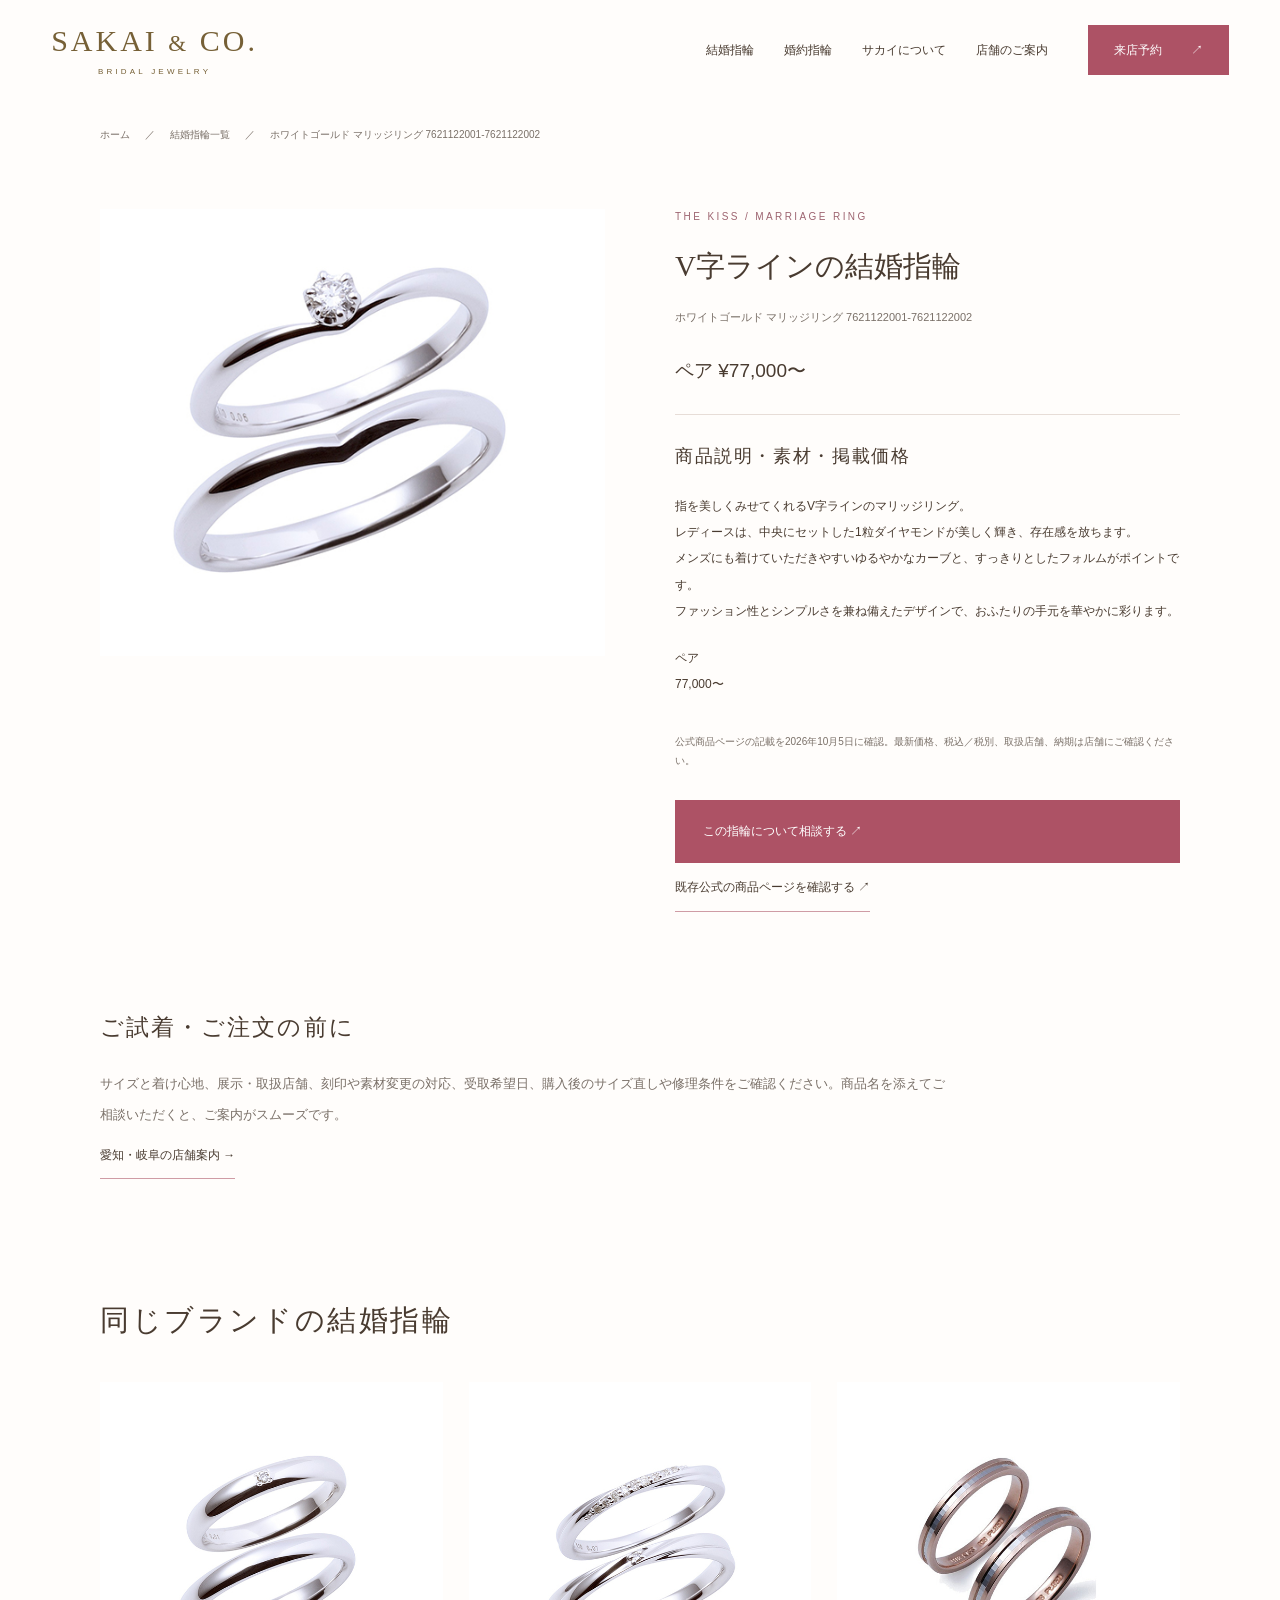
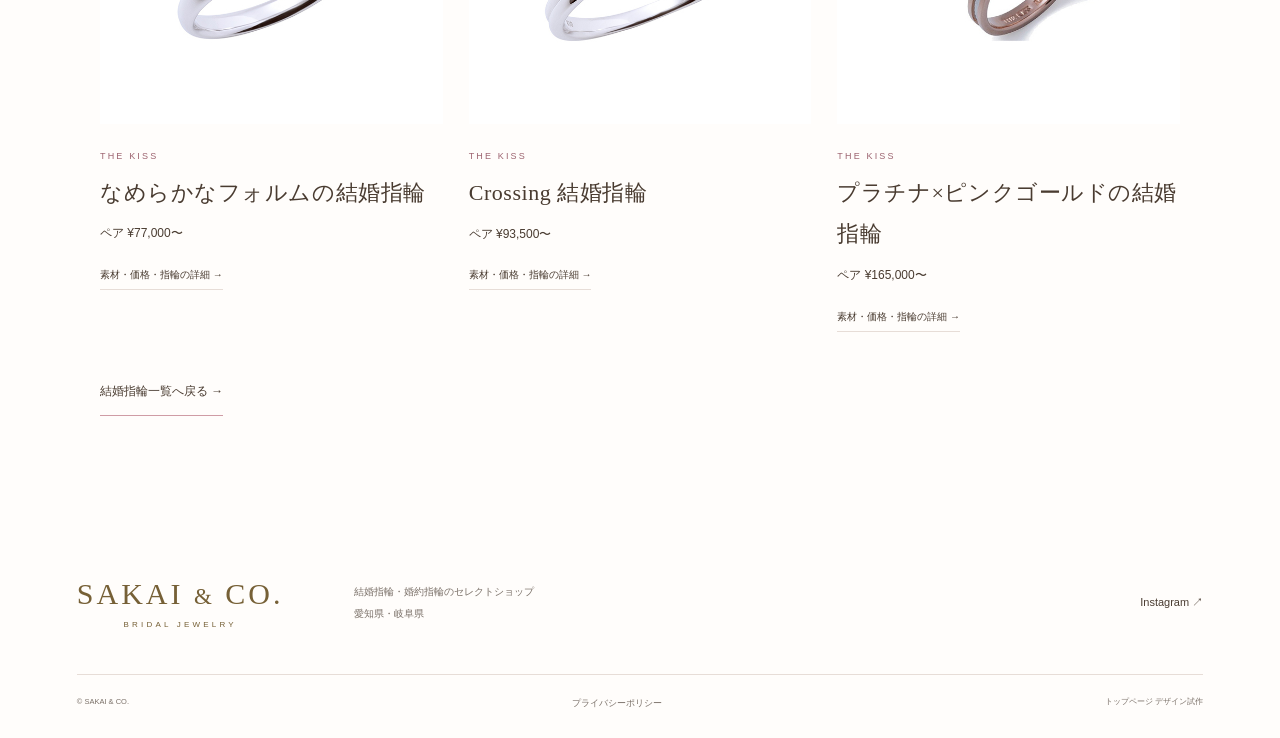
<file: ring-kiss25.html>
<!doctype html><html lang="ja"><head><meta charset="utf-8"><meta name="viewport" content="width=device-width,initial-scale=1"><meta name="robots" content="noindex,nofollow"><title>ホワイトゴールド マリッジリング 7621122001-7621122002｜結婚指輪｜サカイ</title><meta name="description" content="ホワイトゴールド マリッジリング 7621122001-7621122002の結婚指輪。公式掲載の商品説明・価格と、店舗への相談をご案内。"><link rel="stylesheet" href="style.css?v=rose-20261005"><script type="application/ld+json">{"@context": "https://schema.org", "@type": "BreadcrumbList", "itemListElement": [{"@type": "ListItem", "position": 1, "name": "ホーム", "item": "index.html"}, {"@type": "ListItem", "position": 2, "name": "結婚指輪一覧", "item": "marriage.html"}, {"@type": "ListItem", "position": 3, "name": "ホワイトゴールド マリッジリング 7621122001-7621122002"}]}</script></head><body><header><a class="logo" href="index.html" aria-label="サカイ トップ">SAKAI <i>&</i> CO.<small>BRIDAL JEWELRY</small></a><nav aria-label="メインメニュー"><a href="marriage.html">結婚指輪</a><a href="index.html#engagement">婚約指輪</a><a href="index.html#about">サカイについて</a><a href="index.html#shop">店舗のご案内</a></nav><a class="reserve" href="https://jewelry.lian-sakai.jp/visit-01/">来店予約 <span>↗</span></a><button class="menu-button" aria-expanded="false" aria-controls="mobile-nav" aria-label="メニューを開く"><span></span><span></span></button></header>
<div id="mobile-nav" hidden><a href="marriage.html">結婚指輪</a><a href="index.html#engagement">婚約指輪</a><a href="index.html#about">サカイについて</a><a href="index.html#shop">店舗のご案内</a></div>
<main><nav class="breadcrumbs" aria-label="パンくず"><a href="index.html">ホーム</a><span>／</span><a href="marriage.html">結婚指輪一覧</a><span>／</span><span>ホワイトゴールド マリッジリング 7621122001-7621122002</span></nav><section class="product-detail section-wrap"><div class="detail-photo"><img src="assets/kiss25.jpg" alt="ホワイトゴールド マリッジリング 7621122001-7621122002" width="700" height="700"></div><div><p class="eyebrow">THE KISS / MARRIAGE RING</p><h1>V字ラインの結婚指輪</h1><p class="model-name">ホワイトゴールド マリッジリング 7621122001-7621122002</p><p class="detail-price">ペア ¥77,000〜</p><div class="specs"><h2>商品説明・素材・掲載価格</h2><p>指を美しくみせてくれるV字ラインのマリッジリング。<br>レディースは、中央にセットした1粒ダイヤモンドが美しく輝き、存在感を放ちます。<br>メンズにも着けていただきやすいゆるやかなカーブと、すっきりとしたフォルムがポイントです。<br>ファッション性とシンプルさを兼ね備えたデザインで、おふたりの手元を華やかに彩ります。</p><p>ペア<br>77,000〜</p></div><p class="product-note">公式商品ページの記載を2026年10月5日に確認。最新価格、税込／税別、取扱店舗、納期は店舗にご確認ください。</p><a class="button" href="https://jewelry.lian-sakai.jp/contact/">この指輪について相談する ↗</a><a class="text-link" href="https://jewelry.lian-sakai.jp/product/kiss25/">既存公式の商品ページを確認する ↗</a></div></section><section class="detail-advice section-wrap"><h2>ご試着・ご注文の前に</h2><p>サイズと着け心地、展示・取扱店舗、刻印や素材変更の対応、受取希望日、購入後のサイズ直しや修理条件をご確認ください。商品名を添えてご相談いただくと、ご案内がスムーズです。</p><a class="text-link" href="https://jewelry.lian-sakai.jp/shop/">愛知・岐阜の店舗案内 →</a></section><section class="section-wrap"><h2>同じブランドの結婚指輪</h2><div class="products related-products"><a class="product" data-brand="kiss" data-tags="straight whitegold" href="ring-kiss27.html"><div class="product-image"><img src="assets/kiss27.jpg" alt="ホワイトゴールド マリッジリング 7621122041-7621122042" width="600" height="600" loading="lazy"></div><p class="eyebrow">THE KISS</p><h3>なめらかなフォルムの結婚指輪</h3><p class="catalog-price">ペア ¥77,000〜</p><span class="product-link">素材・価格・指輪の詳細 →</span></a><a class="product" data-brand="kiss" data-tags="cross whitegold" href="ring-kiss26.html"><div class="product-image"><img src="assets/kiss26.jpg" alt="ホワイトゴールド マリッジリング 7621122021-7621122022" width="600" height="600" loading="lazy"></div><p class="eyebrow">THE KISS</p><h3>Crossing 結婚指輪</h3><p class="catalog-price">ペア ¥93,500〜</p><span class="product-link">素材・価格・指輪の詳細 →</span></a><a class="product" data-brand="kiss" data-tags="combo" href="ring-kiss23.html"><div class="product-image"><img src="assets/kiss23.jpg" alt="プラチナ×ピンクゴールド マリッジリング 7461123181-P" width="600" height="600" loading="lazy"></div><p class="eyebrow">THE KISS</p><h3>プラチナ×ピンクゴールドの結婚指輪</h3><p class="catalog-price">ペア ¥165,000〜</p><span class="product-link">素材・価格・指輪の詳細 →</span></a></div><a class="text-link" href="marriage.html">結婚指輪一覧へ戻る →</a></section></main><footer><div class="footer-top"><a class="logo" href="index.html">SAKAI <i>&</i> CO.<small>BRIDAL JEWELRY</small></a><p>結婚指輪・婚約指輪のセレクトショップ<br>愛知県・岐阜県</p><a href="https://www.instagram.com/rosemarry_diamond/">Instagram ↗</a></div><div class="footer-bottom"><small>© SAKAI & CO.</small><a href="https://jewelry.lian-sakai.jp/privacy-policy/">プライバシーポリシー</a><small>トップページ デザイン試作</small></div></footer><div class="mobile-cta"><a href="marriage.html">結婚指輪を探す</a><a href="https://jewelry.lian-sakai.jp/visit-01/">来店予約 ↗</a></div><script src="script.js"></script></body></html>
</file>
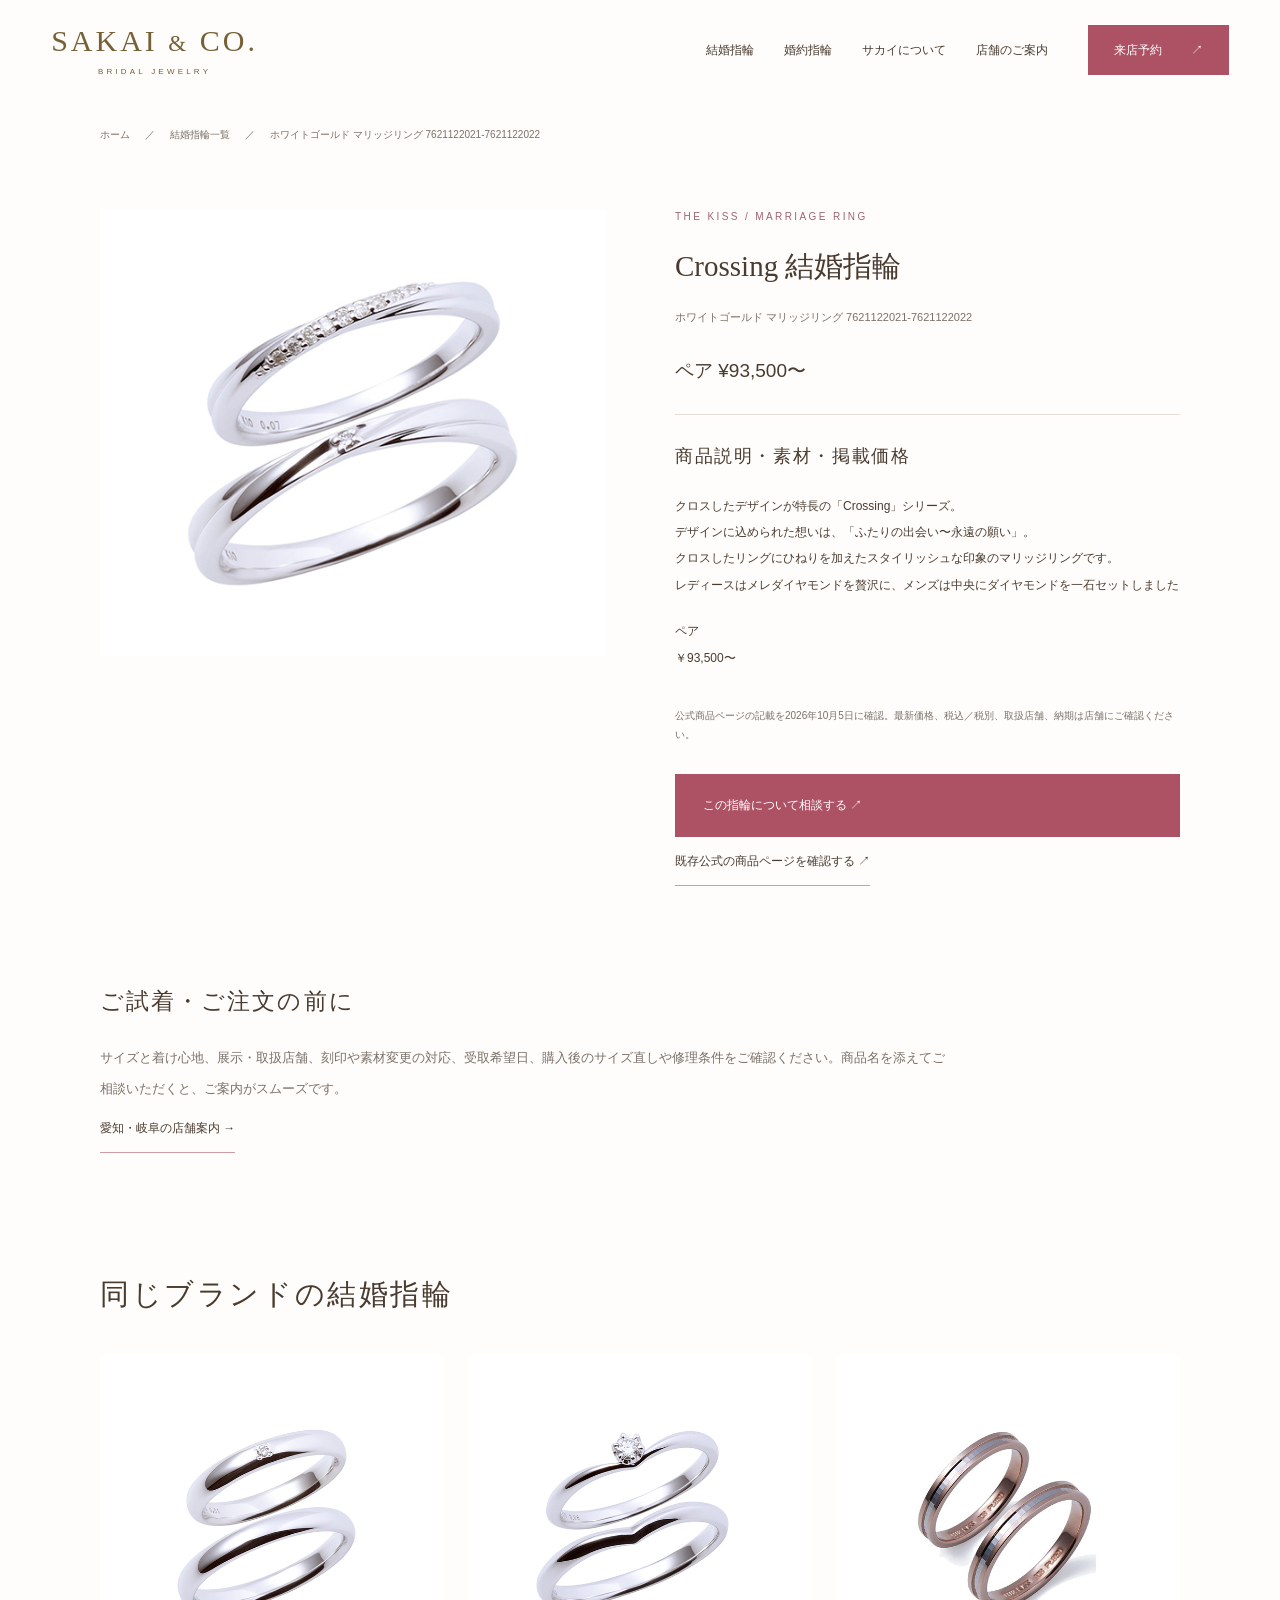
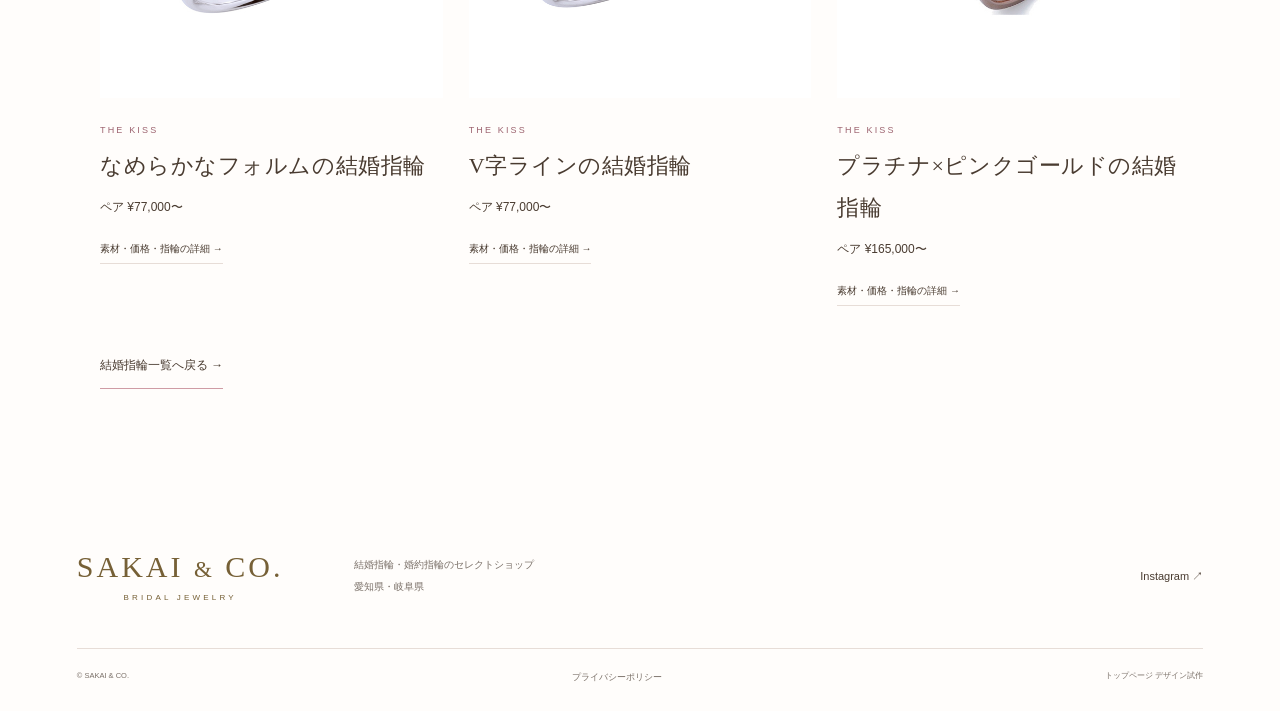
<file: ring-kiss26.html>
<!doctype html><html lang="ja"><head><meta charset="utf-8"><meta name="viewport" content="width=device-width,initial-scale=1"><meta name="robots" content="noindex,nofollow"><title>ホワイトゴールド マリッジリング 7621122021-7621122022｜結婚指輪｜サカイ</title><meta name="description" content="ホワイトゴールド マリッジリング 7621122021-7621122022の結婚指輪。公式掲載の商品説明・価格と、店舗への相談をご案内。"><link rel="stylesheet" href="style.css?v=rose-20261005"><script type="application/ld+json">{"@context": "https://schema.org", "@type": "BreadcrumbList", "itemListElement": [{"@type": "ListItem", "position": 1, "name": "ホーム", "item": "index.html"}, {"@type": "ListItem", "position": 2, "name": "結婚指輪一覧", "item": "marriage.html"}, {"@type": "ListItem", "position": 3, "name": "ホワイトゴールド マリッジリング 7621122021-7621122022"}]}</script></head><body><header><a class="logo" href="index.html" aria-label="サカイ トップ">SAKAI <i>&</i> CO.<small>BRIDAL JEWELRY</small></a><nav aria-label="メインメニュー"><a href="marriage.html">結婚指輪</a><a href="index.html#engagement">婚約指輪</a><a href="index.html#about">サカイについて</a><a href="index.html#shop">店舗のご案内</a></nav><a class="reserve" href="https://jewelry.lian-sakai.jp/visit-01/">来店予約 <span>↗</span></a><button class="menu-button" aria-expanded="false" aria-controls="mobile-nav" aria-label="メニューを開く"><span></span><span></span></button></header>
<div id="mobile-nav" hidden><a href="marriage.html">結婚指輪</a><a href="index.html#engagement">婚約指輪</a><a href="index.html#about">サカイについて</a><a href="index.html#shop">店舗のご案内</a></div>
<main><nav class="breadcrumbs" aria-label="パンくず"><a href="index.html">ホーム</a><span>／</span><a href="marriage.html">結婚指輪一覧</a><span>／</span><span>ホワイトゴールド マリッジリング 7621122021-7621122022</span></nav><section class="product-detail section-wrap"><div class="detail-photo"><img src="assets/kiss26.jpg" alt="ホワイトゴールド マリッジリング 7621122021-7621122022" width="700" height="700"></div><div><p class="eyebrow">THE KISS / MARRIAGE RING</p><h1>Crossing 結婚指輪</h1><p class="model-name">ホワイトゴールド マリッジリング 7621122021-7621122022</p><p class="detail-price">ペア ¥93,500〜</p><div class="specs"><h2>商品説明・素材・掲載価格</h2><p>クロスしたデザインが特長の「Crossing」シリーズ。<br>デザインに込められた想いは、「ふたりの出会い〜永遠の願い」。<br>クロスしたリングにひねりを加えたスタイリッシュな印象のマリッジリングです。<br>レディースはメレダイヤモンドを贅沢に、メンズは中央にダイヤモンドを一石セットしました</p><p>ペア<br>￥93,500〜</p></div><p class="product-note">公式商品ページの記載を2026年10月5日に確認。最新価格、税込／税別、取扱店舗、納期は店舗にご確認ください。</p><a class="button" href="https://jewelry.lian-sakai.jp/contact/">この指輪について相談する ↗</a><a class="text-link" href="https://jewelry.lian-sakai.jp/product/kiss26/">既存公式の商品ページを確認する ↗</a></div></section><section class="detail-advice section-wrap"><h2>ご試着・ご注文の前に</h2><p>サイズと着け心地、展示・取扱店舗、刻印や素材変更の対応、受取希望日、購入後のサイズ直しや修理条件をご確認ください。商品名を添えてご相談いただくと、ご案内がスムーズです。</p><a class="text-link" href="https://jewelry.lian-sakai.jp/shop/">愛知・岐阜の店舗案内 →</a></section><section class="section-wrap"><h2>同じブランドの結婚指輪</h2><div class="products related-products"><a class="product" data-brand="kiss" data-tags="straight whitegold" href="ring-kiss27.html"><div class="product-image"><img src="assets/kiss27.jpg" alt="ホワイトゴールド マリッジリング 7621122041-7621122042" width="600" height="600" loading="lazy"></div><p class="eyebrow">THE KISS</p><h3>なめらかなフォルムの結婚指輪</h3><p class="catalog-price">ペア ¥77,000〜</p><span class="product-link">素材・価格・指輪の詳細 →</span></a><a class="product" data-brand="kiss" data-tags="v whitegold" href="ring-kiss25.html"><div class="product-image"><img src="assets/kiss25.jpg" alt="ホワイトゴールド マリッジリング 7621122001-7621122002" width="600" height="600" loading="lazy"></div><p class="eyebrow">THE KISS</p><h3>V字ラインの結婚指輪</h3><p class="catalog-price">ペア ¥77,000〜</p><span class="product-link">素材・価格・指輪の詳細 →</span></a><a class="product" data-brand="kiss" data-tags="combo" href="ring-kiss23.html"><div class="product-image"><img src="assets/kiss23.jpg" alt="プラチナ×ピンクゴールド マリッジリング 7461123181-P" width="600" height="600" loading="lazy"></div><p class="eyebrow">THE KISS</p><h3>プラチナ×ピンクゴールドの結婚指輪</h3><p class="catalog-price">ペア ¥165,000〜</p><span class="product-link">素材・価格・指輪の詳細 →</span></a></div><a class="text-link" href="marriage.html">結婚指輪一覧へ戻る →</a></section></main><footer><div class="footer-top"><a class="logo" href="index.html">SAKAI <i>&</i> CO.<small>BRIDAL JEWELRY</small></a><p>結婚指輪・婚約指輪のセレクトショップ<br>愛知県・岐阜県</p><a href="https://www.instagram.com/rosemarry_diamond/">Instagram ↗</a></div><div class="footer-bottom"><small>© SAKAI & CO.</small><a href="https://jewelry.lian-sakai.jp/privacy-policy/">プライバシーポリシー</a><small>トップページ デザイン試作</small></div></footer><div class="mobile-cta"><a href="marriage.html">結婚指輪を探す</a><a href="https://jewelry.lian-sakai.jp/visit-01/">来店予約 ↗</a></div><script src="script.js"></script></body></html>
</file>
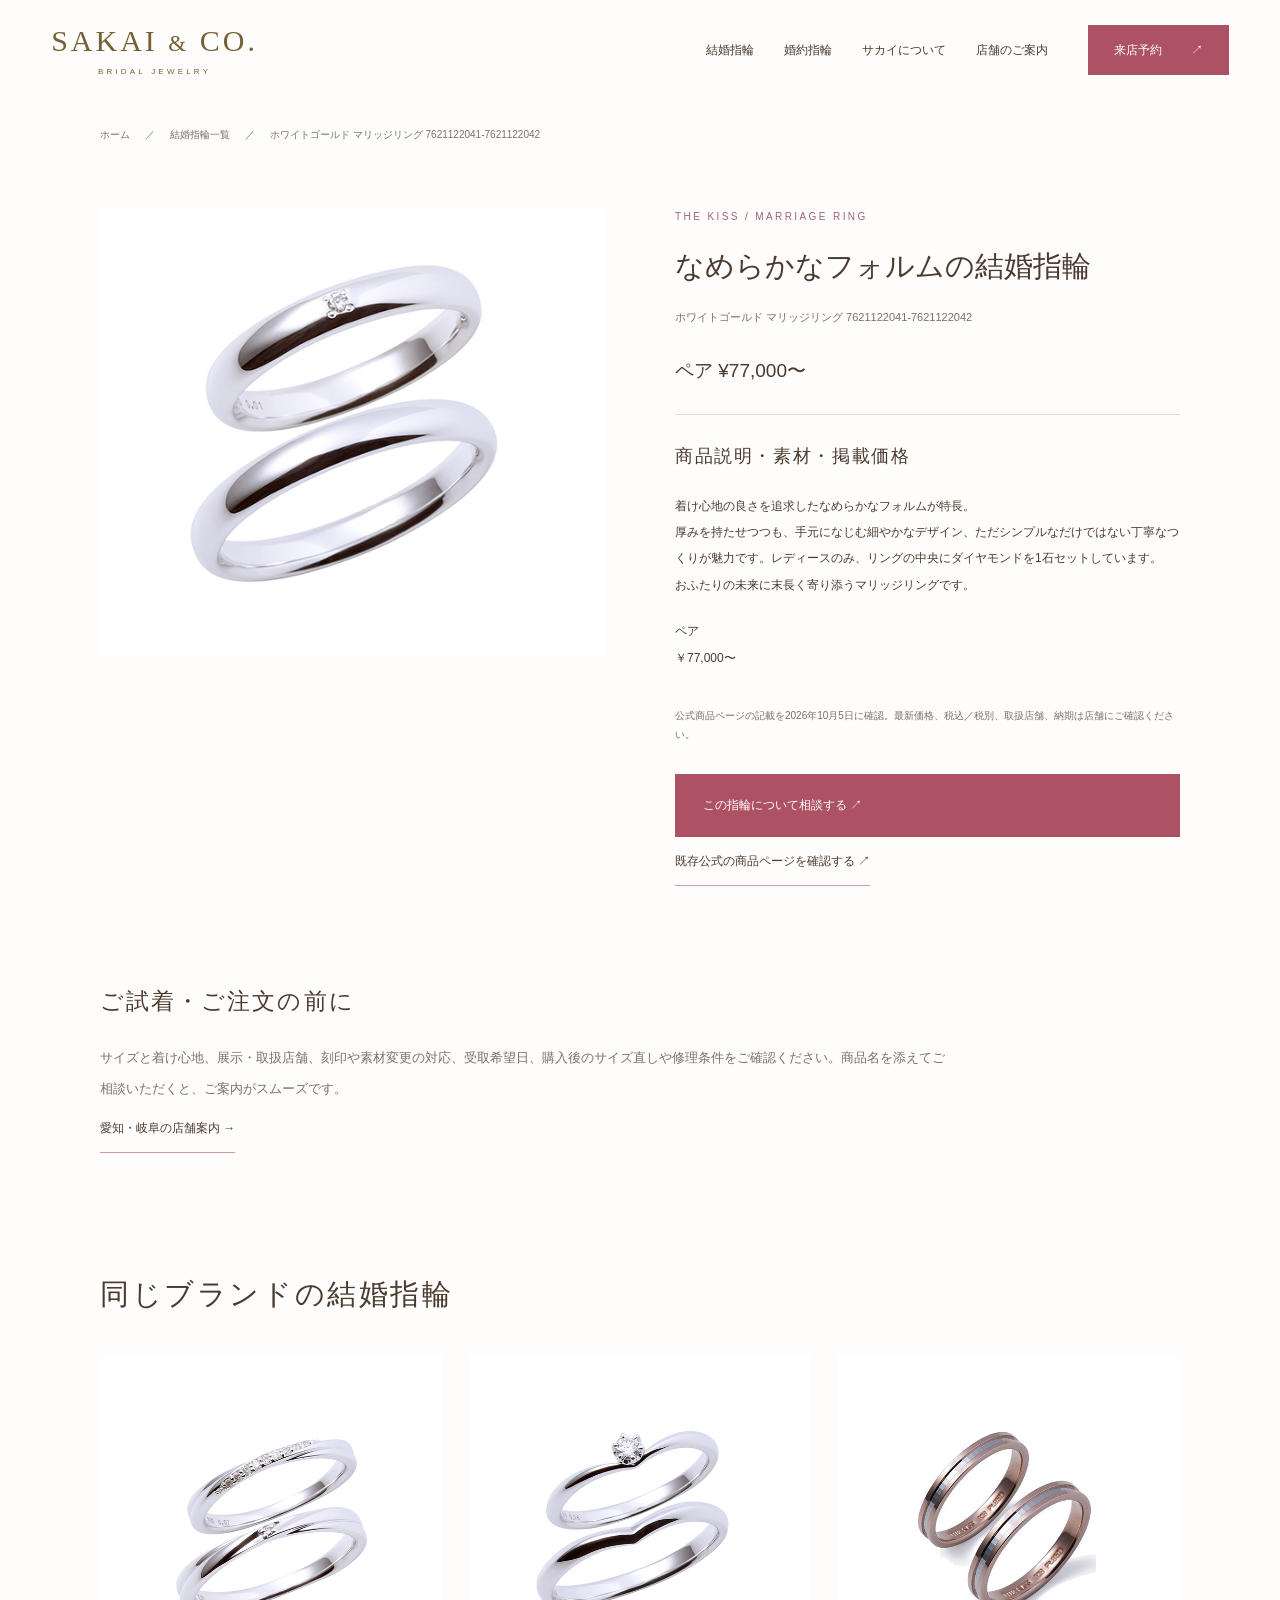
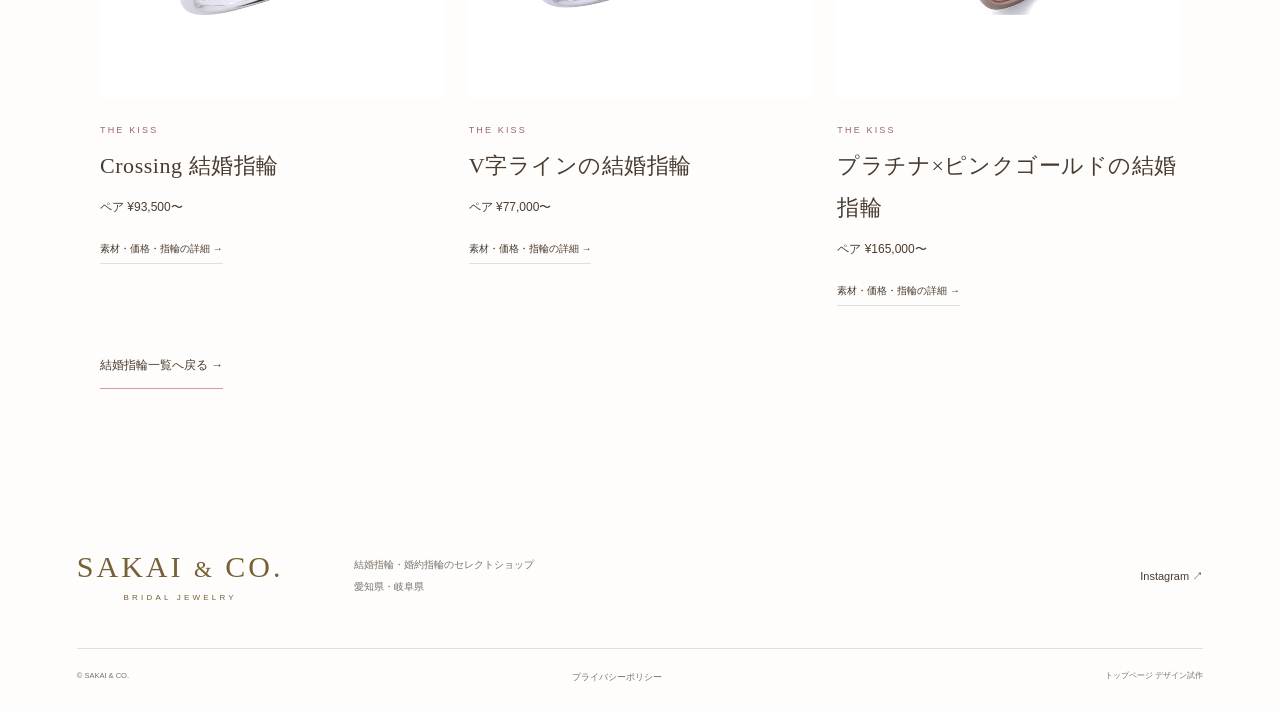
<file: ring-kiss27.html>
<!doctype html><html lang="ja"><head><meta charset="utf-8"><meta name="viewport" content="width=device-width,initial-scale=1"><meta name="robots" content="noindex,nofollow"><title>ホワイトゴールド マリッジリング 7621122041-7621122042｜結婚指輪｜サカイ</title><meta name="description" content="ホワイトゴールド マリッジリング 7621122041-7621122042の結婚指輪。公式掲載の商品説明・価格と、店舗への相談をご案内。"><link rel="stylesheet" href="style.css?v=rose-20261005"><script type="application/ld+json">{"@context": "https://schema.org", "@type": "BreadcrumbList", "itemListElement": [{"@type": "ListItem", "position": 1, "name": "ホーム", "item": "index.html"}, {"@type": "ListItem", "position": 2, "name": "結婚指輪一覧", "item": "marriage.html"}, {"@type": "ListItem", "position": 3, "name": "ホワイトゴールド マリッジリング 7621122041-7621122042"}]}</script></head><body><header><a class="logo" href="index.html" aria-label="サカイ トップ">SAKAI <i>&</i> CO.<small>BRIDAL JEWELRY</small></a><nav aria-label="メインメニュー"><a href="marriage.html">結婚指輪</a><a href="index.html#engagement">婚約指輪</a><a href="index.html#about">サカイについて</a><a href="index.html#shop">店舗のご案内</a></nav><a class="reserve" href="https://jewelry.lian-sakai.jp/visit-01/">来店予約 <span>↗</span></a><button class="menu-button" aria-expanded="false" aria-controls="mobile-nav" aria-label="メニューを開く"><span></span><span></span></button></header>
<div id="mobile-nav" hidden><a href="marriage.html">結婚指輪</a><a href="index.html#engagement">婚約指輪</a><a href="index.html#about">サカイについて</a><a href="index.html#shop">店舗のご案内</a></div>
<main><nav class="breadcrumbs" aria-label="パンくず"><a href="index.html">ホーム</a><span>／</span><a href="marriage.html">結婚指輪一覧</a><span>／</span><span>ホワイトゴールド マリッジリング 7621122041-7621122042</span></nav><section class="product-detail section-wrap"><div class="detail-photo"><img src="assets/kiss27.jpg" alt="ホワイトゴールド マリッジリング 7621122041-7621122042" width="700" height="700"></div><div><p class="eyebrow">THE KISS / MARRIAGE RING</p><h1>なめらかなフォルムの結婚指輪</h1><p class="model-name">ホワイトゴールド マリッジリング 7621122041-7621122042</p><p class="detail-price">ペア ¥77,000〜</p><div class="specs"><h2>商品説明・素材・掲載価格</h2><p>着け心地の良さを追求したなめらかなフォルムが特長。<br>厚みを持たせつつも、手元になじむ細やかなデザイン、ただシンプルなだけではない丁寧なつくりが魅力です。レディースのみ、リングの中央にダイヤモンドを1石セットしています。<br>おふたりの未来に末長く寄り添うマリッジリングです。</p><p>ペア<br>￥77,000〜</p></div><p class="product-note">公式商品ページの記載を2026年10月5日に確認。最新価格、税込／税別、取扱店舗、納期は店舗にご確認ください。</p><a class="button" href="https://jewelry.lian-sakai.jp/contact/">この指輪について相談する ↗</a><a class="text-link" href="https://jewelry.lian-sakai.jp/product/kiss27/">既存公式の商品ページを確認する ↗</a></div></section><section class="detail-advice section-wrap"><h2>ご試着・ご注文の前に</h2><p>サイズと着け心地、展示・取扱店舗、刻印や素材変更の対応、受取希望日、購入後のサイズ直しや修理条件をご確認ください。商品名を添えてご相談いただくと、ご案内がスムーズです。</p><a class="text-link" href="https://jewelry.lian-sakai.jp/shop/">愛知・岐阜の店舗案内 →</a></section><section class="section-wrap"><h2>同じブランドの結婚指輪</h2><div class="products related-products"><a class="product" data-brand="kiss" data-tags="cross whitegold" href="ring-kiss26.html"><div class="product-image"><img src="assets/kiss26.jpg" alt="ホワイトゴールド マリッジリング 7621122021-7621122022" width="600" height="600" loading="lazy"></div><p class="eyebrow">THE KISS</p><h3>Crossing 結婚指輪</h3><p class="catalog-price">ペア ¥93,500〜</p><span class="product-link">素材・価格・指輪の詳細 →</span></a><a class="product" data-brand="kiss" data-tags="v whitegold" href="ring-kiss25.html"><div class="product-image"><img src="assets/kiss25.jpg" alt="ホワイトゴールド マリッジリング 7621122001-7621122002" width="600" height="600" loading="lazy"></div><p class="eyebrow">THE KISS</p><h3>V字ラインの結婚指輪</h3><p class="catalog-price">ペア ¥77,000〜</p><span class="product-link">素材・価格・指輪の詳細 →</span></a><a class="product" data-brand="kiss" data-tags="combo" href="ring-kiss23.html"><div class="product-image"><img src="assets/kiss23.jpg" alt="プラチナ×ピンクゴールド マリッジリング 7461123181-P" width="600" height="600" loading="lazy"></div><p class="eyebrow">THE KISS</p><h3>プラチナ×ピンクゴールドの結婚指輪</h3><p class="catalog-price">ペア ¥165,000〜</p><span class="product-link">素材・価格・指輪の詳細 →</span></a></div><a class="text-link" href="marriage.html">結婚指輪一覧へ戻る →</a></section></main><footer><div class="footer-top"><a class="logo" href="index.html">SAKAI <i>&</i> CO.<small>BRIDAL JEWELRY</small></a><p>結婚指輪・婚約指輪のセレクトショップ<br>愛知県・岐阜県</p><a href="https://www.instagram.com/rosemarry_diamond/">Instagram ↗</a></div><div class="footer-bottom"><small>© SAKAI & CO.</small><a href="https://jewelry.lian-sakai.jp/privacy-policy/">プライバシーポリシー</a><small>トップページ デザイン試作</small></div></footer><div class="mobile-cta"><a href="marriage.html">結婚指輪を探す</a><a href="https://jewelry.lian-sakai.jp/visit-01/">来店予約 ↗</a></div><script src="script.js"></script></body></html>
</file>
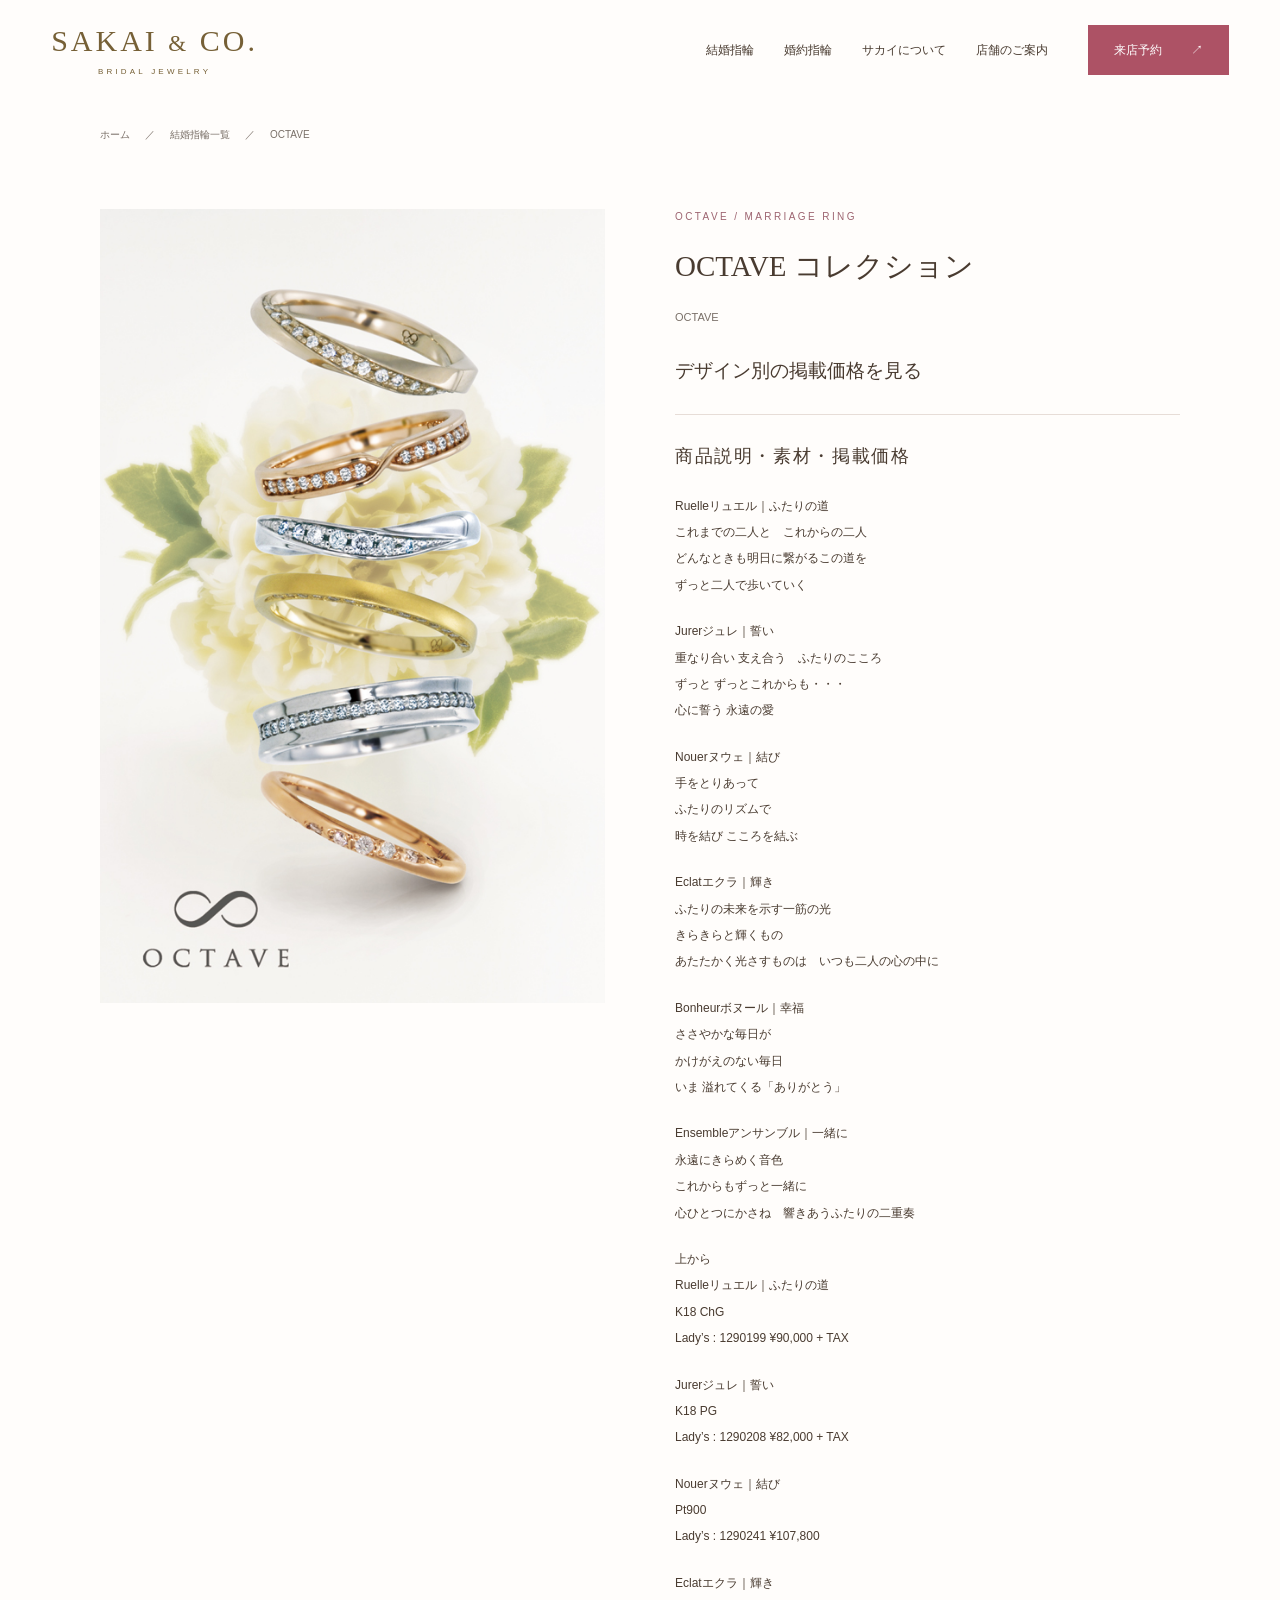
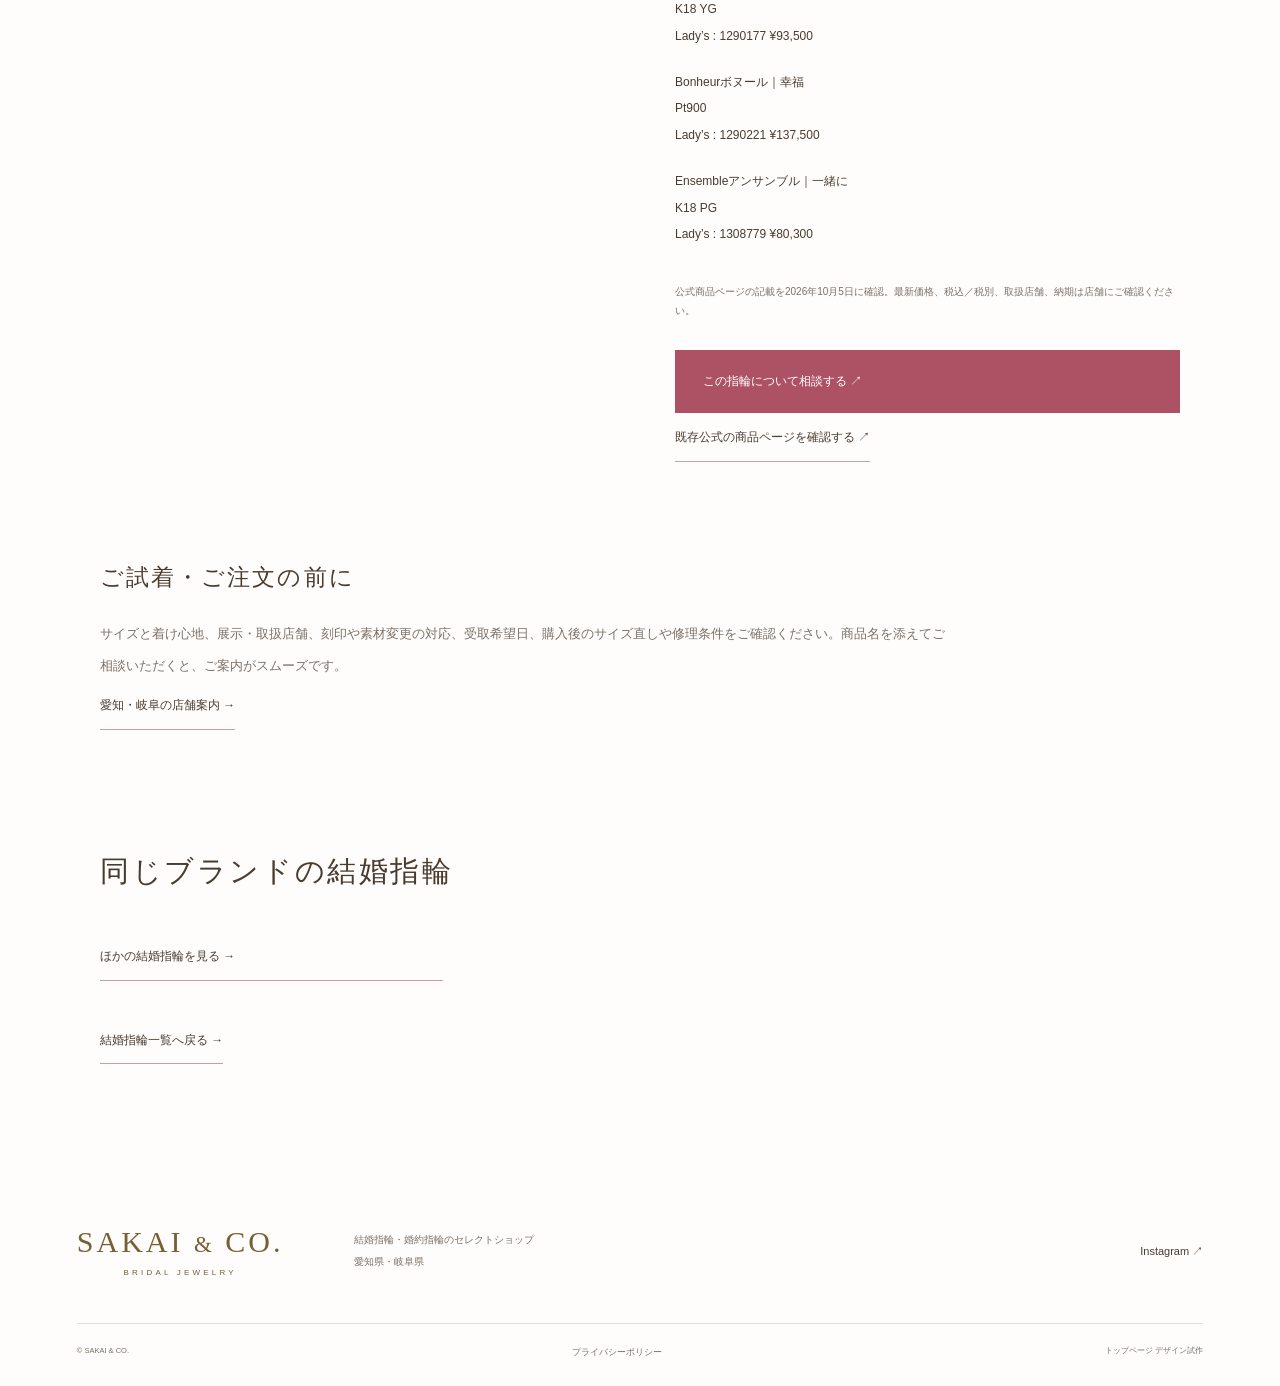
<file: ring-octave-2.html>
<!doctype html><html lang="ja"><head><meta charset="utf-8"><meta name="viewport" content="width=device-width,initial-scale=1"><meta name="robots" content="noindex,nofollow"><title>OCTAVE｜結婚指輪｜サカイ</title><meta name="description" content="OCTAVEの結婚指輪。公式掲載の商品説明・価格と、店舗への相談をご案内。"><link rel="stylesheet" href="style.css?v=rose-20261005"><script type="application/ld+json">{"@context": "https://schema.org", "@type": "BreadcrumbList", "itemListElement": [{"@type": "ListItem", "position": 1, "name": "ホーム", "item": "index.html"}, {"@type": "ListItem", "position": 2, "name": "結婚指輪一覧", "item": "marriage.html"}, {"@type": "ListItem", "position": 3, "name": "OCTAVE"}]}</script></head><body><header><a class="logo" href="index.html" aria-label="サカイ トップ">SAKAI <i>&</i> CO.<small>BRIDAL JEWELRY</small></a><nav aria-label="メインメニュー"><a href="marriage.html">結婚指輪</a><a href="index.html#engagement">婚約指輪</a><a href="index.html#about">サカイについて</a><a href="index.html#shop">店舗のご案内</a></nav><a class="reserve" href="https://jewelry.lian-sakai.jp/visit-01/">来店予約 <span>↗</span></a><button class="menu-button" aria-expanded="false" aria-controls="mobile-nav" aria-label="メニューを開く"><span></span><span></span></button></header>
<div id="mobile-nav" hidden><a href="marriage.html">結婚指輪</a><a href="index.html#engagement">婚約指輪</a><a href="index.html#about">サカイについて</a><a href="index.html#shop">店舗のご案内</a></div>
<main><nav class="breadcrumbs" aria-label="パンくず"><a href="index.html">ホーム</a><span>／</span><a href="marriage.html">結婚指輪一覧</a><span>／</span><span>OCTAVE</span></nav><section class="product-detail section-wrap"><div class="detail-photo"><img src="assets/octave-2.jpg" alt="OCTAVE" width="700" height="700"></div><div><p class="eyebrow">OCTAVE / MARRIAGE RING</p><h1>OCTAVE コレクション</h1><p class="model-name">OCTAVE</p><p class="detail-price">デザイン別の掲載価格を見る</p><div class="specs"><h2>商品説明・素材・掲載価格</h2><p>Ruelleリュエル｜ふたりの道<br>これまでの二人と　これからの二人<br>どんなときも明日に繋がるこの道を<br>ずっと二人で歩いていく</p><p>Jurerジュレ｜誓い<br>重なり合い 支え合う　ふたりのこころ<br>ずっと ずっとこれからも・・・<br>心に誓う 永遠の愛</p><p>Nouerヌウェ｜結び<br>手をとりあって<br>ふたりのリズムで<br>時を結び こころを結ぶ</p><p>Eclatエクラ｜輝き<br>ふたりの未来を示す一筋の光<br>きらきらと輝くもの<br>あたたかく光さすものは　いつも二人の心の中に</p><p>Bonheurボヌール｜幸福<br>ささやかな毎日が<br>かけがえのない毎日<br>いま 溢れてくる「ありがとう」</p><p>Ensembleアンサンブル｜一緒に<br>永遠にきらめく音色<br>これからもずっと一緒に<br>心ひとつにかさね　響きあうふたりの二重奏</p><p>上から<br>Ruelleリュエル｜ふたりの道<br>K18 ChG<br>Lady’s : 1290199 ¥90,000 + TAX</p><p>Jurerジュレ｜誓い<br>K18 PG<br>Lady’s : 1290208 ¥82,000 + TAX</p><p>Nouerヌウェ｜結び<br>Pt900<br>Lady’s : 1290241 ¥107,800</p><p>Eclatエクラ｜輝き<br>K18 YG<br>Lady’s : 1290177 ¥93,500</p><p>Bonheurボヌール｜幸福<br>Pt900<br>Lady’s : 1290221 ¥137,500</p><p>Ensembleアンサンブル｜一緒に<br>K18 PG<br>Lady’s : 1308779 ¥80,300</p></div><p class="product-note">公式商品ページの記載を2026年10月5日に確認。最新価格、税込／税別、取扱店舗、納期は店舗にご確認ください。</p><a class="button" href="https://jewelry.lian-sakai.jp/contact/">この指輪について相談する ↗</a><a class="text-link" href="https://jewelry.lian-sakai.jp/product/octave-2/">既存公式の商品ページを確認する ↗</a></div></section><section class="detail-advice section-wrap"><h2>ご試着・ご注文の前に</h2><p>サイズと着け心地、展示・取扱店舗、刻印や素材変更の対応、受取希望日、購入後のサイズ直しや修理条件をご確認ください。商品名を添えてご相談いただくと、ご案内がスムーズです。</p><a class="text-link" href="https://jewelry.lian-sakai.jp/shop/">愛知・岐阜の店舗案内 →</a></section><section class="section-wrap"><h2>同じブランドの結婚指輪</h2><div class="products related-products"><a class="text-link" href="marriage.html">ほかの結婚指輪を見る →</a></div><a class="text-link" href="marriage.html">結婚指輪一覧へ戻る →</a></section></main><footer><div class="footer-top"><a class="logo" href="index.html">SAKAI <i>&</i> CO.<small>BRIDAL JEWELRY</small></a><p>結婚指輪・婚約指輪のセレクトショップ<br>愛知県・岐阜県</p><a href="https://www.instagram.com/rosemarry_diamond/">Instagram ↗</a></div><div class="footer-bottom"><small>© SAKAI & CO.</small><a href="https://jewelry.lian-sakai.jp/privacy-policy/">プライバシーポリシー</a><small>トップページ デザイン試作</small></div></footer><div class="mobile-cta"><a href="marriage.html">結婚指輪を探す</a><a href="https://jewelry.lian-sakai.jp/visit-01/">来店予約 ↗</a></div><script src="script.js"></script></body></html>
</file>
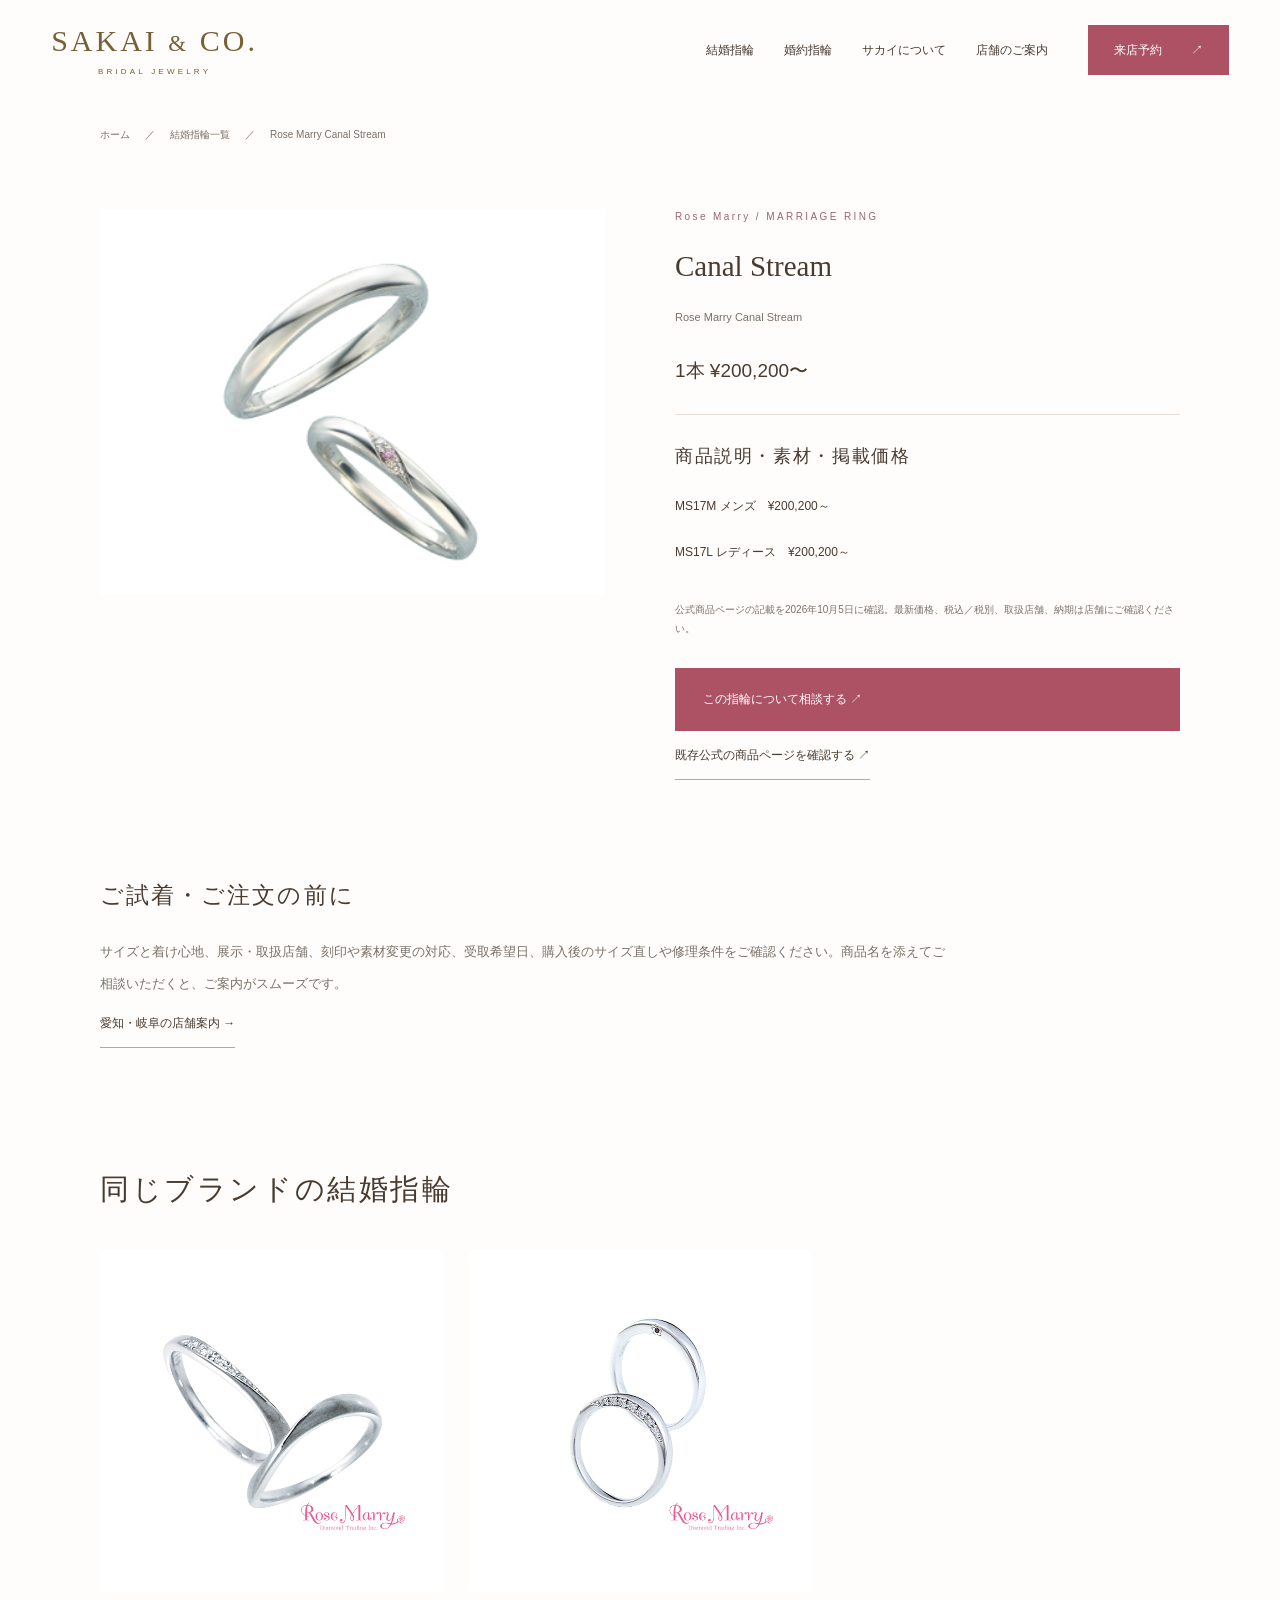
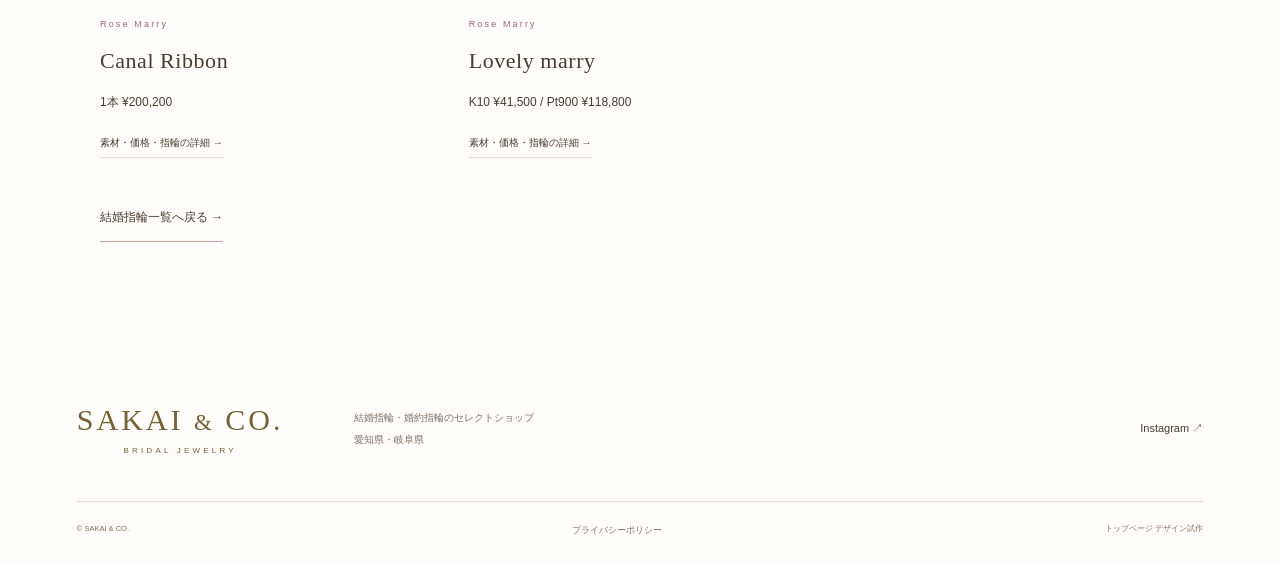
<file: ring-rose-marry-canal-stream.html>
<!doctype html><html lang="ja"><head><meta charset="utf-8"><meta name="viewport" content="width=device-width,initial-scale=1"><meta name="robots" content="noindex,nofollow"><title>Rose Marry Canal Stream｜結婚指輪｜サカイ</title><meta name="description" content="Rose Marry Canal Streamの結婚指輪。公式掲載の商品説明・価格と、店舗への相談をご案内。"><link rel="stylesheet" href="style.css?v=rose-20261005"><script type="application/ld+json">{"@context": "https://schema.org", "@type": "BreadcrumbList", "itemListElement": [{"@type": "ListItem", "position": 1, "name": "ホーム", "item": "index.html"}, {"@type": "ListItem", "position": 2, "name": "結婚指輪一覧", "item": "marriage.html"}, {"@type": "ListItem", "position": 3, "name": "Rose Marry Canal Stream"}]}</script></head><body><header><a class="logo" href="index.html" aria-label="サカイ トップ">SAKAI <i>&</i> CO.<small>BRIDAL JEWELRY</small></a><nav aria-label="メインメニュー"><a href="marriage.html">結婚指輪</a><a href="index.html#engagement">婚約指輪</a><a href="index.html#about">サカイについて</a><a href="index.html#shop">店舗のご案内</a></nav><a class="reserve" href="https://jewelry.lian-sakai.jp/visit-01/">来店予約 <span>↗</span></a><button class="menu-button" aria-expanded="false" aria-controls="mobile-nav" aria-label="メニューを開く"><span></span><span></span></button></header>
<div id="mobile-nav" hidden><a href="marriage.html">結婚指輪</a><a href="index.html#engagement">婚約指輪</a><a href="index.html#about">サカイについて</a><a href="index.html#shop">店舗のご案内</a></div>
<main><nav class="breadcrumbs" aria-label="パンくず"><a href="index.html">ホーム</a><span>／</span><a href="marriage.html">結婚指輪一覧</a><span>／</span><span>Rose Marry Canal Stream</span></nav><section class="product-detail section-wrap"><div class="detail-photo"><img src="assets/rose-marry-canal-stream.jpg" alt="Rose Marry Canal Stream" width="700" height="700"></div><div><p class="eyebrow">Rose Marry / MARRIAGE RING</p><h1>Canal Stream</h1><p class="model-name">Rose Marry Canal Stream</p><p class="detail-price">1本 ¥200,200〜</p><div class="specs"><h2>商品説明・素材・掲載価格</h2><p>MS17M メンズ　¥200,200～</p><p>MS17L レディース　¥200,200～</p></div><p class="product-note">公式商品ページの記載を2026年10月5日に確認。最新価格、税込／税別、取扱店舗、納期は店舗にご確認ください。</p><a class="button" href="https://jewelry.lian-sakai.jp/contact/">この指輪について相談する ↗</a><a class="text-link" href="https://jewelry.lian-sakai.jp/product/rose-marry-canal-stream/">既存公式の商品ページを確認する ↗</a></div></section><section class="detail-advice section-wrap"><h2>ご試着・ご注文の前に</h2><p>サイズと着け心地、展示・取扱店舗、刻印や素材変更の対応、受取希望日、購入後のサイズ直しや修理条件をご確認ください。商品名を添えてご相談いただくと、ご案内がスムーズです。</p><a class="text-link" href="https://jewelry.lian-sakai.jp/shop/">愛知・岐阜の店舗案内 →</a></section><section class="section-wrap"><h2>同じブランドの結婚指輪</h2><div class="products related-products"><a class="product" data-brand="rose" data-tags="" href="ring-rosemarry-canalribbon.html"><div class="product-image"><img src="assets/rosemarry-canalribbon.jpg" alt="RoseMarry  CanalRibbon" width="600" height="600" loading="lazy"></div><p class="eyebrow">Rose Marry</p><h3>Canal Ribbon</h3><p class="catalog-price">1本 ¥200,200</p><span class="product-link">素材・価格・指輪の詳細 →</span></a><a class="product" data-brand="rose" data-tags="" href="ring-rosemarry-lovely-marry.html"><div class="product-image"><img src="assets/rosemarry-lovely-marry.jpg" alt="RoseMarry  Lovely marry" width="600" height="600" loading="lazy"></div><p class="eyebrow">Rose Marry</p><h3>Lovely marry</h3><p class="catalog-price">K10 ¥41,500 / Pt900 ¥118,800</p><span class="product-link">素材・価格・指輪の詳細 →</span></a></div><a class="text-link" href="marriage.html">結婚指輪一覧へ戻る →</a></section></main><footer><div class="footer-top"><a class="logo" href="index.html">SAKAI <i>&</i> CO.<small>BRIDAL JEWELRY</small></a><p>結婚指輪・婚約指輪のセレクトショップ<br>愛知県・岐阜県</p><a href="https://www.instagram.com/rosemarry_diamond/">Instagram ↗</a></div><div class="footer-bottom"><small>© SAKAI & CO.</small><a href="https://jewelry.lian-sakai.jp/privacy-policy/">プライバシーポリシー</a><small>トップページ デザイン試作</small></div></footer><div class="mobile-cta"><a href="marriage.html">結婚指輪を探す</a><a href="https://jewelry.lian-sakai.jp/visit-01/">来店予約 ↗</a></div><script src="script.js"></script></body></html>
</file>
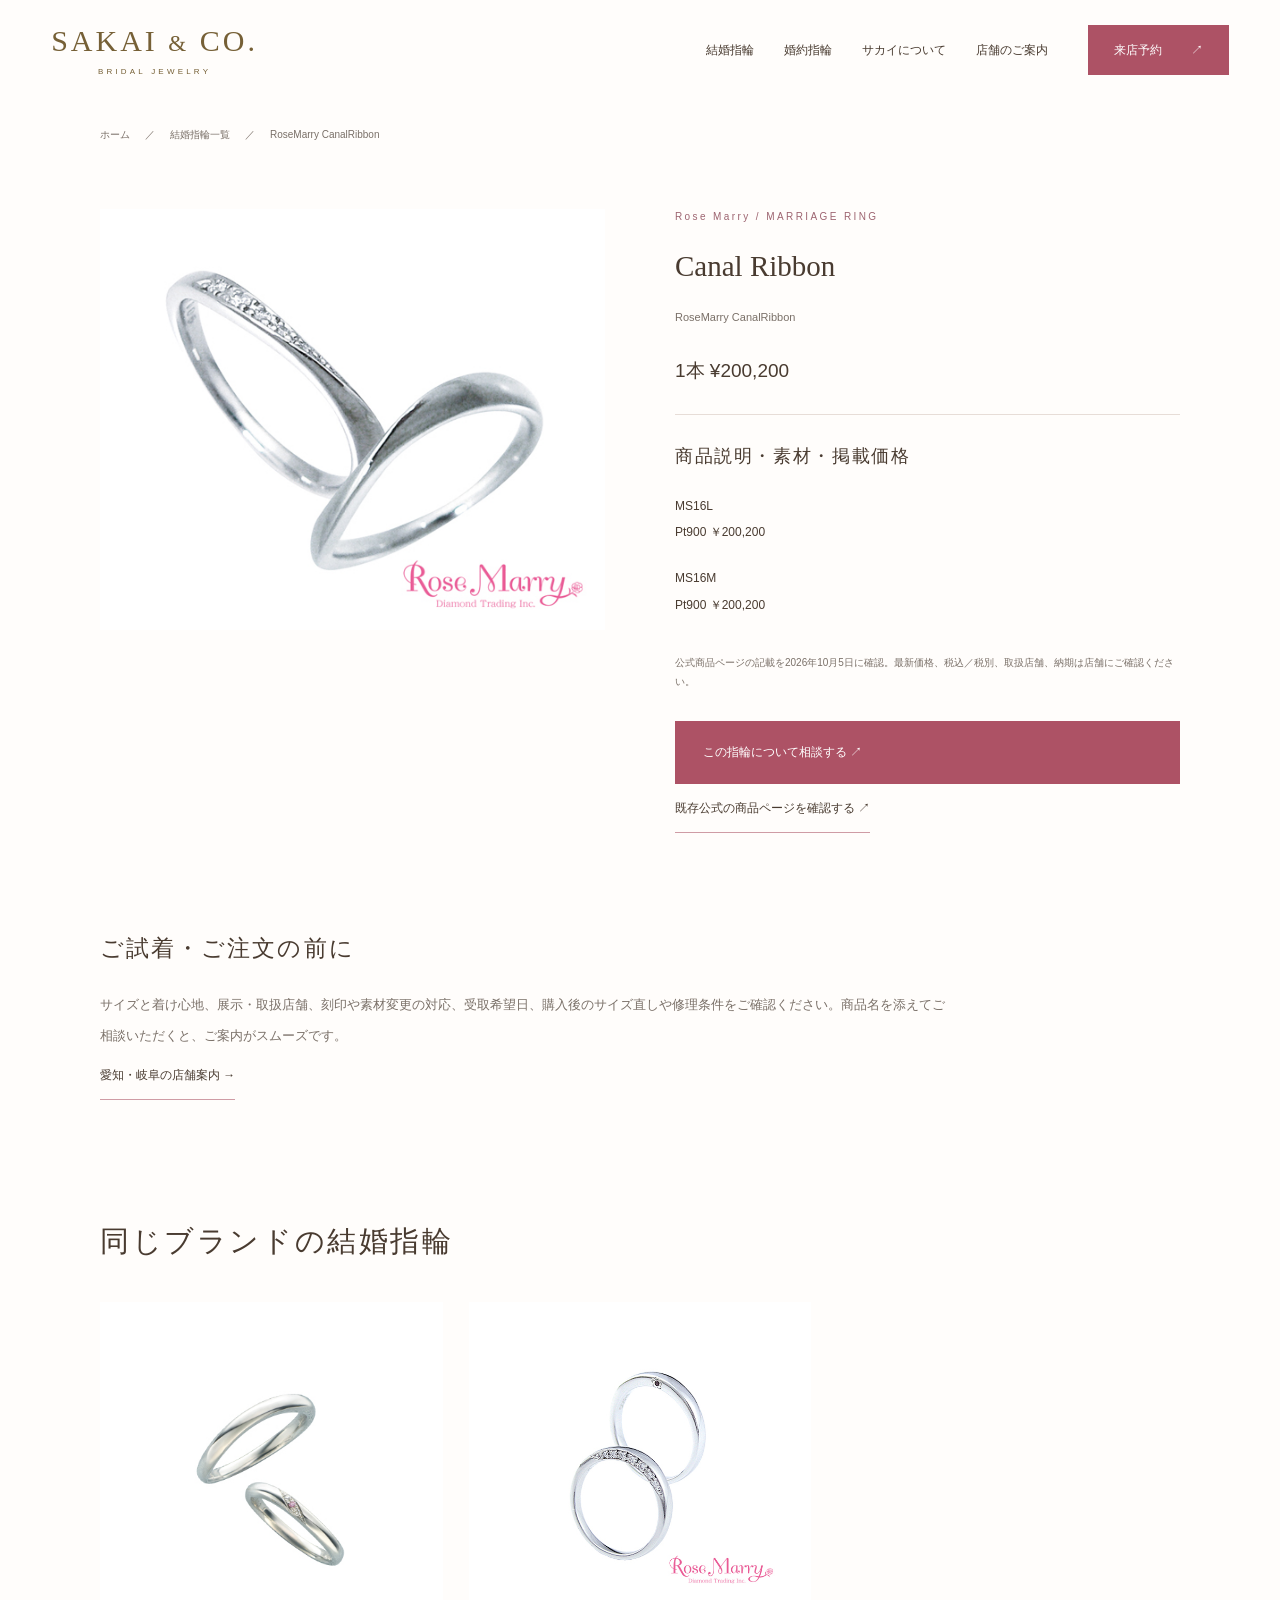
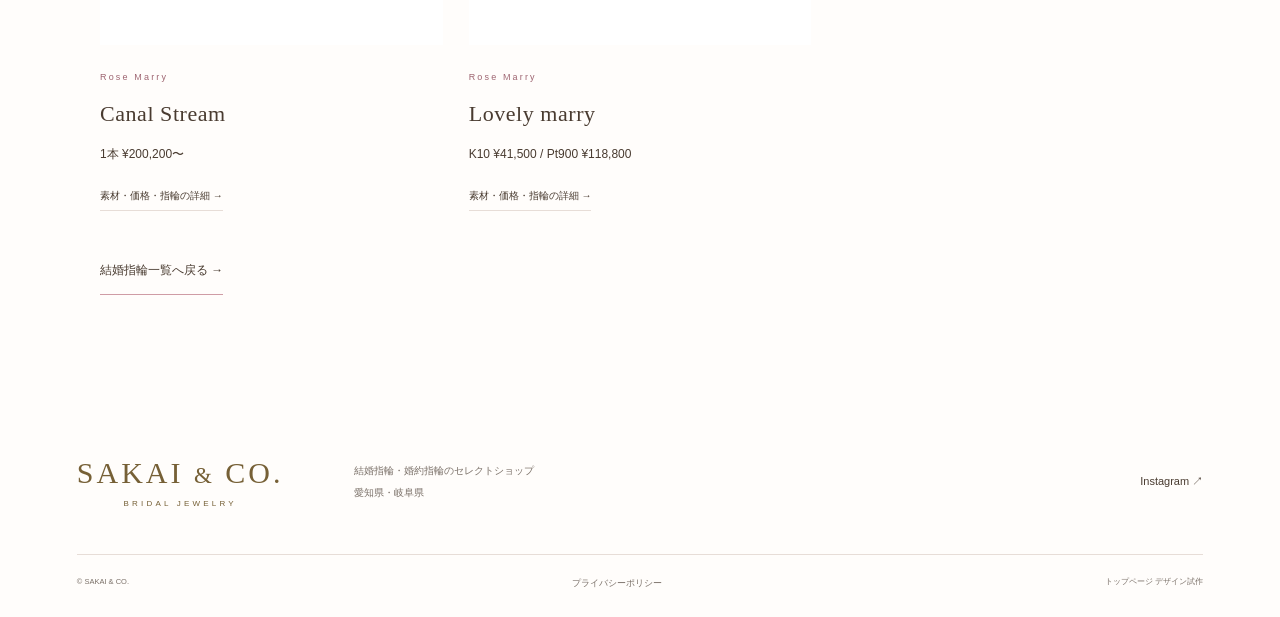
<file: ring-rosemarry-canalribbon.html>
<!doctype html><html lang="ja"><head><meta charset="utf-8"><meta name="viewport" content="width=device-width,initial-scale=1"><meta name="robots" content="noindex,nofollow"><title>RoseMarry  CanalRibbon｜結婚指輪｜サカイ</title><meta name="description" content="RoseMarry  CanalRibbonの結婚指輪。公式掲載の商品説明・価格と、店舗への相談をご案内。"><link rel="stylesheet" href="style.css?v=rose-20261005"><script type="application/ld+json">{"@context": "https://schema.org", "@type": "BreadcrumbList", "itemListElement": [{"@type": "ListItem", "position": 1, "name": "ホーム", "item": "index.html"}, {"@type": "ListItem", "position": 2, "name": "結婚指輪一覧", "item": "marriage.html"}, {"@type": "ListItem", "position": 3, "name": "RoseMarry  CanalRibbon"}]}</script></head><body><header><a class="logo" href="index.html" aria-label="サカイ トップ">SAKAI <i>&</i> CO.<small>BRIDAL JEWELRY</small></a><nav aria-label="メインメニュー"><a href="marriage.html">結婚指輪</a><a href="index.html#engagement">婚約指輪</a><a href="index.html#about">サカイについて</a><a href="index.html#shop">店舗のご案内</a></nav><a class="reserve" href="https://jewelry.lian-sakai.jp/visit-01/">来店予約 <span>↗</span></a><button class="menu-button" aria-expanded="false" aria-controls="mobile-nav" aria-label="メニューを開く"><span></span><span></span></button></header>
<div id="mobile-nav" hidden><a href="marriage.html">結婚指輪</a><a href="index.html#engagement">婚約指輪</a><a href="index.html#about">サカイについて</a><a href="index.html#shop">店舗のご案内</a></div>
<main><nav class="breadcrumbs" aria-label="パンくず"><a href="index.html">ホーム</a><span>／</span><a href="marriage.html">結婚指輪一覧</a><span>／</span><span>RoseMarry  CanalRibbon</span></nav><section class="product-detail section-wrap"><div class="detail-photo"><img src="assets/rosemarry-canalribbon.jpg" alt="RoseMarry  CanalRibbon" width="700" height="700"></div><div><p class="eyebrow">Rose Marry / MARRIAGE RING</p><h1>Canal Ribbon</h1><p class="model-name">RoseMarry  CanalRibbon</p><p class="detail-price">1本 ¥200,200</p><div class="specs"><h2>商品説明・素材・掲載価格</h2><p>MS16L<br>Pt900 ￥200,200</p><p>MS16M<br>Pt900 ￥200,200</p></div><p class="product-note">公式商品ページの記載を2026年10月5日に確認。最新価格、税込／税別、取扱店舗、納期は店舗にご確認ください。</p><a class="button" href="https://jewelry.lian-sakai.jp/contact/">この指輪について相談する ↗</a><a class="text-link" href="https://jewelry.lian-sakai.jp/product/rosemarry-canalribbon/">既存公式の商品ページを確認する ↗</a></div></section><section class="detail-advice section-wrap"><h2>ご試着・ご注文の前に</h2><p>サイズと着け心地、展示・取扱店舗、刻印や素材変更の対応、受取希望日、購入後のサイズ直しや修理条件をご確認ください。商品名を添えてご相談いただくと、ご案内がスムーズです。</p><a class="text-link" href="https://jewelry.lian-sakai.jp/shop/">愛知・岐阜の店舗案内 →</a></section><section class="section-wrap"><h2>同じブランドの結婚指輪</h2><div class="products related-products"><a class="product" data-brand="rose" data-tags="" href="ring-rose-marry-canal-stream.html"><div class="product-image"><img src="assets/rose-marry-canal-stream.jpg" alt="Rose Marry Canal Stream" width="600" height="600" loading="lazy"></div><p class="eyebrow">Rose Marry</p><h3>Canal Stream</h3><p class="catalog-price">1本 ¥200,200〜</p><span class="product-link">素材・価格・指輪の詳細 →</span></a><a class="product" data-brand="rose" data-tags="" href="ring-rosemarry-lovely-marry.html"><div class="product-image"><img src="assets/rosemarry-lovely-marry.jpg" alt="RoseMarry  Lovely marry" width="600" height="600" loading="lazy"></div><p class="eyebrow">Rose Marry</p><h3>Lovely marry</h3><p class="catalog-price">K10 ¥41,500 / Pt900 ¥118,800</p><span class="product-link">素材・価格・指輪の詳細 →</span></a></div><a class="text-link" href="marriage.html">結婚指輪一覧へ戻る →</a></section></main><footer><div class="footer-top"><a class="logo" href="index.html">SAKAI <i>&</i> CO.<small>BRIDAL JEWELRY</small></a><p>結婚指輪・婚約指輪のセレクトショップ<br>愛知県・岐阜県</p><a href="https://www.instagram.com/rosemarry_diamond/">Instagram ↗</a></div><div class="footer-bottom"><small>© SAKAI & CO.</small><a href="https://jewelry.lian-sakai.jp/privacy-policy/">プライバシーポリシー</a><small>トップページ デザイン試作</small></div></footer><div class="mobile-cta"><a href="marriage.html">結婚指輪を探す</a><a href="https://jewelry.lian-sakai.jp/visit-01/">来店予約 ↗</a></div><script src="script.js"></script></body></html>
</file>
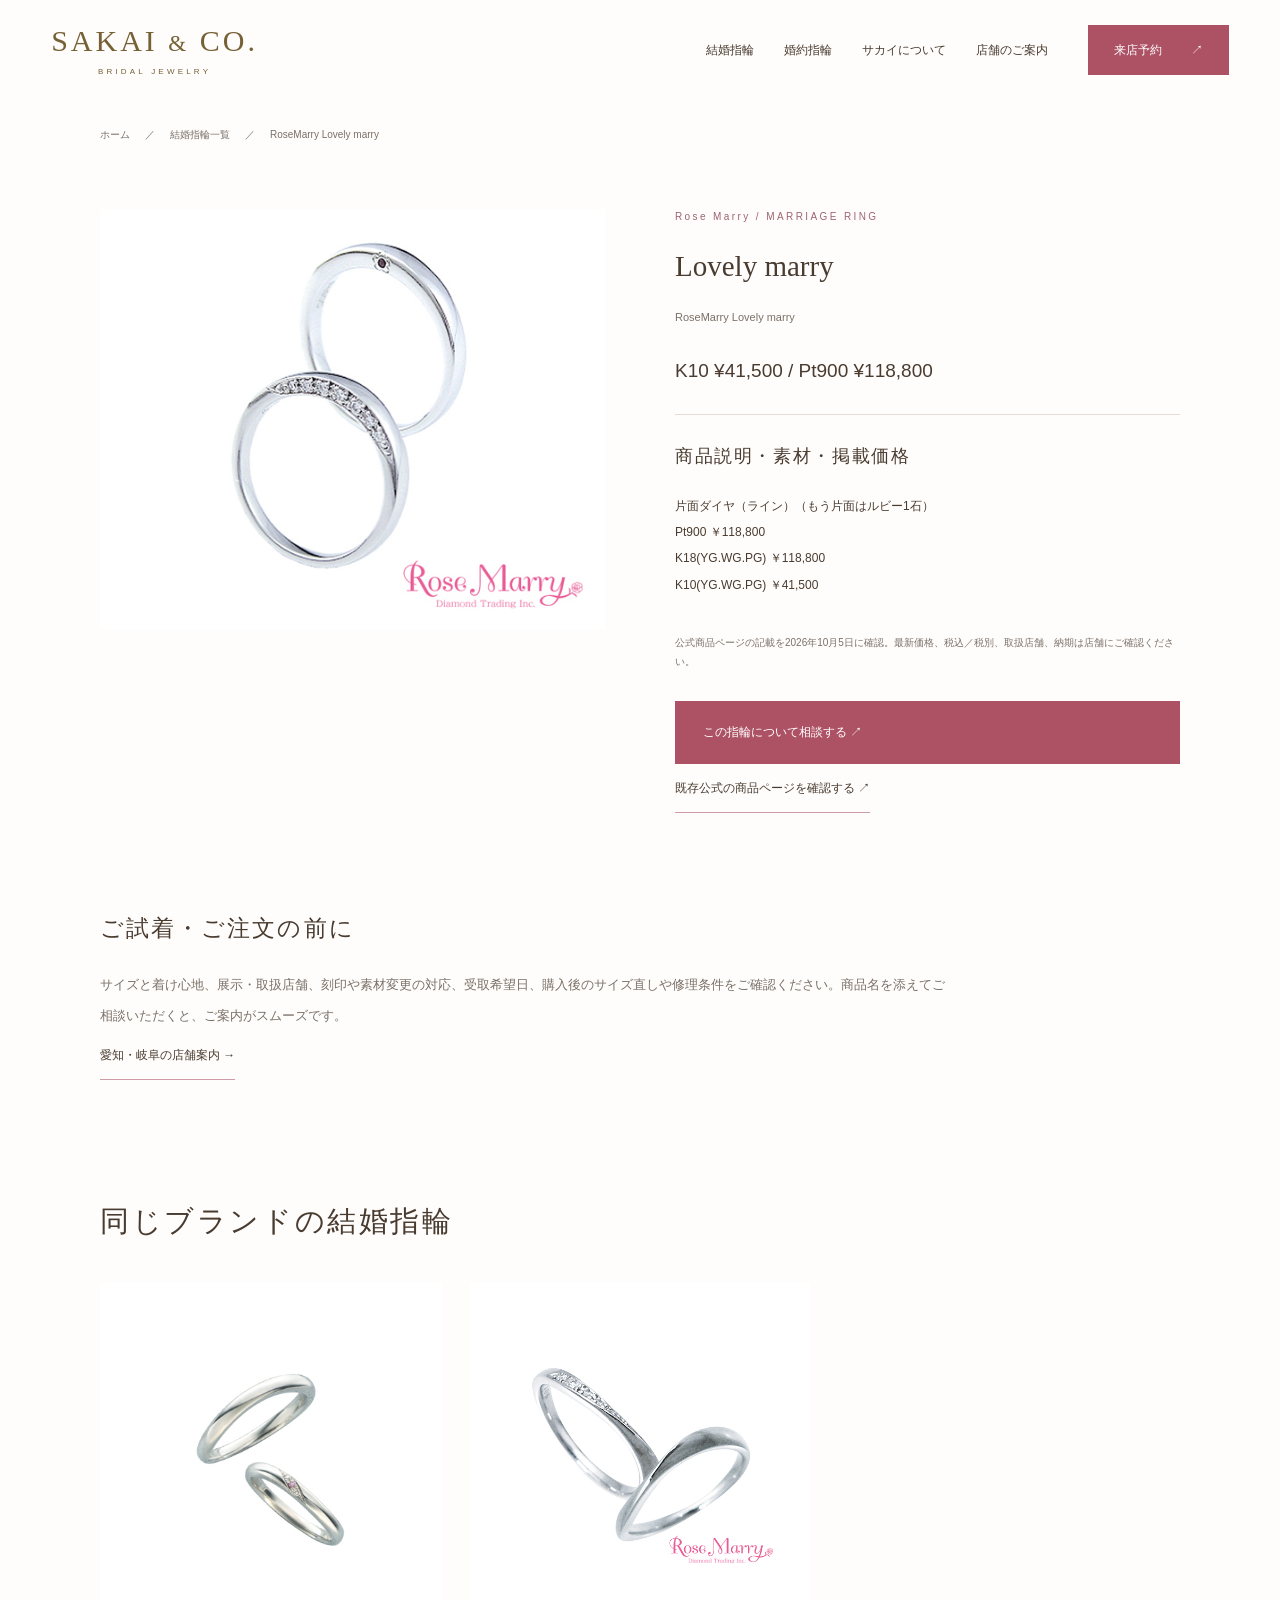
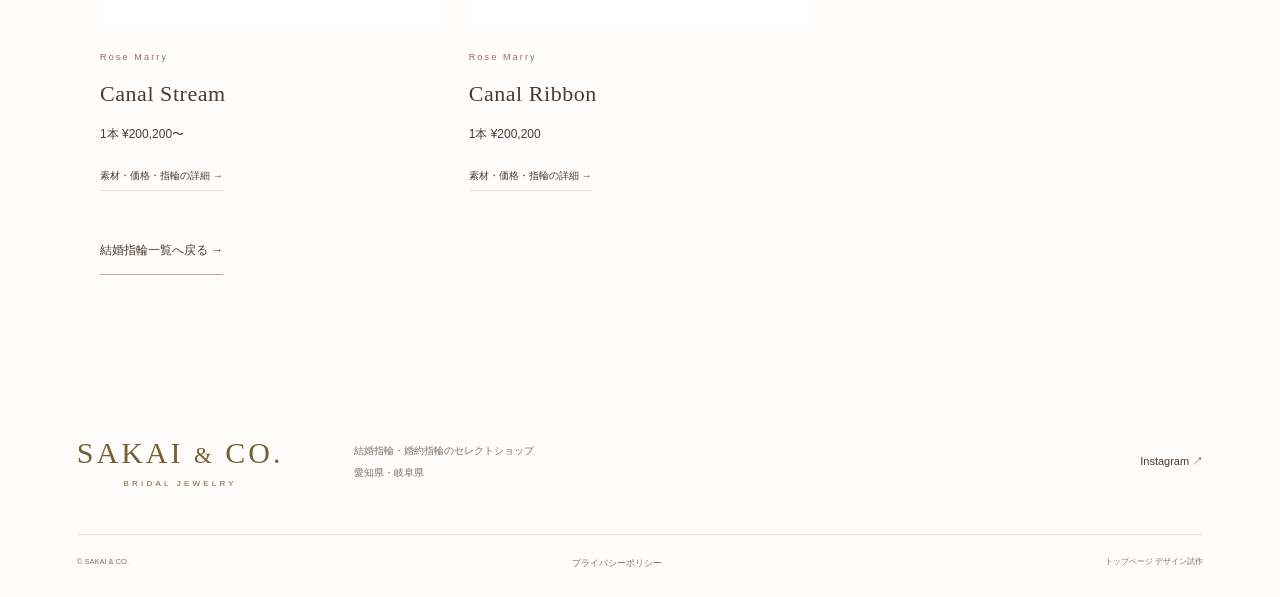
<file: ring-rosemarry-lovely-marry.html>
<!doctype html><html lang="ja"><head><meta charset="utf-8"><meta name="viewport" content="width=device-width,initial-scale=1"><meta name="robots" content="noindex,nofollow"><title>RoseMarry  Lovely marry｜結婚指輪｜サカイ</title><meta name="description" content="RoseMarry  Lovely marryの結婚指輪。公式掲載の商品説明・価格と、店舗への相談をご案内。"><link rel="stylesheet" href="style.css?v=rose-20261005"><script type="application/ld+json">{"@context": "https://schema.org", "@type": "BreadcrumbList", "itemListElement": [{"@type": "ListItem", "position": 1, "name": "ホーム", "item": "index.html"}, {"@type": "ListItem", "position": 2, "name": "結婚指輪一覧", "item": "marriage.html"}, {"@type": "ListItem", "position": 3, "name": "RoseMarry  Lovely marry"}]}</script></head><body><header><a class="logo" href="index.html" aria-label="サカイ トップ">SAKAI <i>&</i> CO.<small>BRIDAL JEWELRY</small></a><nav aria-label="メインメニュー"><a href="marriage.html">結婚指輪</a><a href="index.html#engagement">婚約指輪</a><a href="index.html#about">サカイについて</a><a href="index.html#shop">店舗のご案内</a></nav><a class="reserve" href="https://jewelry.lian-sakai.jp/visit-01/">来店予約 <span>↗</span></a><button class="menu-button" aria-expanded="false" aria-controls="mobile-nav" aria-label="メニューを開く"><span></span><span></span></button></header>
<div id="mobile-nav" hidden><a href="marriage.html">結婚指輪</a><a href="index.html#engagement">婚約指輪</a><a href="index.html#about">サカイについて</a><a href="index.html#shop">店舗のご案内</a></div>
<main><nav class="breadcrumbs" aria-label="パンくず"><a href="index.html">ホーム</a><span>／</span><a href="marriage.html">結婚指輪一覧</a><span>／</span><span>RoseMarry  Lovely marry</span></nav><section class="product-detail section-wrap"><div class="detail-photo"><img src="assets/rosemarry-lovely-marry.jpg" alt="RoseMarry  Lovely marry" width="700" height="700"></div><div><p class="eyebrow">Rose Marry / MARRIAGE RING</p><h1>Lovely marry</h1><p class="model-name">RoseMarry  Lovely marry</p><p class="detail-price">K10 ¥41,500 / Pt900 ¥118,800</p><div class="specs"><h2>商品説明・素材・掲載価格</h2><p>片面ダイヤ（ライン）（もう片面はルビー1石）<br>Pt900 ￥118,800<br>K18(YG.WG.PG) ￥118,800<br>K10(YG.WG.PG) ￥41,500</p></div><p class="product-note">公式商品ページの記載を2026年10月5日に確認。最新価格、税込／税別、取扱店舗、納期は店舗にご確認ください。</p><a class="button" href="https://jewelry.lian-sakai.jp/contact/">この指輪について相談する ↗</a><a class="text-link" href="https://jewelry.lian-sakai.jp/product/rosemarry-lovely-marry/">既存公式の商品ページを確認する ↗</a></div></section><section class="detail-advice section-wrap"><h2>ご試着・ご注文の前に</h2><p>サイズと着け心地、展示・取扱店舗、刻印や素材変更の対応、受取希望日、購入後のサイズ直しや修理条件をご確認ください。商品名を添えてご相談いただくと、ご案内がスムーズです。</p><a class="text-link" href="https://jewelry.lian-sakai.jp/shop/">愛知・岐阜の店舗案内 →</a></section><section class="section-wrap"><h2>同じブランドの結婚指輪</h2><div class="products related-products"><a class="product" data-brand="rose" data-tags="" href="ring-rose-marry-canal-stream.html"><div class="product-image"><img src="assets/rose-marry-canal-stream.jpg" alt="Rose Marry Canal Stream" width="600" height="600" loading="lazy"></div><p class="eyebrow">Rose Marry</p><h3>Canal Stream</h3><p class="catalog-price">1本 ¥200,200〜</p><span class="product-link">素材・価格・指輪の詳細 →</span></a><a class="product" data-brand="rose" data-tags="" href="ring-rosemarry-canalribbon.html"><div class="product-image"><img src="assets/rosemarry-canalribbon.jpg" alt="RoseMarry  CanalRibbon" width="600" height="600" loading="lazy"></div><p class="eyebrow">Rose Marry</p><h3>Canal Ribbon</h3><p class="catalog-price">1本 ¥200,200</p><span class="product-link">素材・価格・指輪の詳細 →</span></a></div><a class="text-link" href="marriage.html">結婚指輪一覧へ戻る →</a></section></main><footer><div class="footer-top"><a class="logo" href="index.html">SAKAI <i>&</i> CO.<small>BRIDAL JEWELRY</small></a><p>結婚指輪・婚約指輪のセレクトショップ<br>愛知県・岐阜県</p><a href="https://www.instagram.com/rosemarry_diamond/">Instagram ↗</a></div><div class="footer-bottom"><small>© SAKAI & CO.</small><a href="https://jewelry.lian-sakai.jp/privacy-policy/">プライバシーポリシー</a><small>トップページ デザイン試作</small></div></footer><div class="mobile-cta"><a href="marriage.html">結婚指輪を探す</a><a href="https://jewelry.lian-sakai.jp/visit-01/">来店予約 ↗</a></div><script src="script.js"></script></body></html>
</file>
<file: style.css>
:root{--paper:#fffdfb;--ink:#493b30;--muted:#7a7068;--line:#e7ddd7;--green:#766036;--serif:'Yu Mincho','Hiragino Mincho ProN', 'Noto Serif JP',serif}*{box-sizing:border-box}html{scroll-behavior:smooth;scroll-padding-top:100px}body{margin:0;background:var(--paper);color:var(--ink);font-family:'Hiragino Kaku Gothic ProN','Yu Gothic',sans-serif;font-size:14px;line-height:1.9}a{color:inherit;text-decoration:none}button{font:inherit;cursor:pointer}img{display:block;width:100%}h1,h2,h3,p{margin:0}h1,h2,h3{font-family:var(--serif);font-weight:400}a:focus-visible,button:focus-visible,summary:focus-visible{outline:2px solid #b88b49;outline-offset:5px}header{height:100px;padding:0 4%;display:flex;align-items:center;gap:40px;background:var(--paper);position:relative;z-index:5}.logo{font-family:Georgia,serif;font-size:30px;letter-spacing:.1em;line-height:1.2;white-space:nowrap}.logo i{font-style:normal;font-size:23px}.logo small{display:block;font-family:Arial,sans-serif;font-size:8px;letter-spacing:.4em;margin-top:8px;text-align:center}nav{display:flex;gap:30px;margin-left:auto;font-size:12px}nav a{position:relative}nav a:after{content:'';position:absolute;bottom:0;left:0;width:0;height:1px;background:var(--green);transition:width .3s}nav a:hover:after{width:100%}.reserve{border:1px solid var(--line);padding:13px 25px;font-size:12px}.reserve span{margin-left:25px}.menu-button{display:none}.hero{height:min(740px,calc(100svh - 100px));min-height:540px;position:relative;color:#fff}.hero>img{height:100%;object-fit:cover;object-position:58% center}.hero-shade{position:absolute;inset:0;background:linear-gradient(90deg,rgba(25,28,22,.52),rgba(25,28,22,.08) 65%)}.hero-copy{position:absolute;left:9%;top:24%}.eyebrow{font-family:Arial,sans-serif;font-size:10px;letter-spacing:.24em;line-height:1.6;color:var(--muted)}.hero .eyebrow{color:#fff;font-size:10px;margin-bottom:25px}.hero h1{font-size:clamp(32px,3.4vw,49px);line-height:1.85;letter-spacing:.18em}.hero-copy>p:not(.eyebrow){font-size:12px;letter-spacing:.12em;line-height:2.4;margin:25px 0 35px}.light-link{display:inline-flex;border-bottom:1px solid #ffffff7a;padding-bottom:12px;font-size:12px;gap:70px}.hero-bottom{position:absolute;bottom:32px;left:4%;right:4%;display:flex;justify-content:space-between;font-family:Arial;font-size:9px;letter-spacing:.18em}.hero-bottom b{font-size:18px;font-weight:400;margin-left:15px}.intro{text-align:center;padding:125px 24px 135px}.intro h2{font-size:31px;letter-spacing:.14em;line-height:1.9;margin:25px 0 35px}.intro>p:not(.eyebrow){font-size:13px;line-height:2.6;margin-bottom:24px}.text-link{display:inline-flex;align-items:center;gap:50px;border-bottom:1px solid #cdb9ad;padding:13px 0 12px;font-size:12px}.intro .text-link{margin-top:14px}.text-link span{transition:transform .25s}.text-link:hover span{transform:translateX(5px)}.section-wrap{max-width:1180px;margin:auto;padding:95px 50px}.section-heading{display:flex;align-items:flex-end;justify-content:space-between;gap:20px}h2{font-size:29px;letter-spacing:.09em;line-height:1.8}.section-heading h2{margin-top:17px}.section-lead{color:var(--muted);font-size:12px;margin-top:20px}.collection{padding-top:35px;padding-bottom:115px}.filters{display:flex;gap:25px;margin:40px 0 30px;border-bottom:1px solid var(--line)}.filters button{border:0;background:transparent;color:var(--muted);padding:8px 0 15px;font-size:12px;position:relative}.filters button.active{color:var(--ink)}.filters button.active:after{content:'';position:absolute;bottom:-1px;left:0;right:0;height:2px;background:var(--green)}.products{display:grid;grid-template-columns:repeat(3,1fr);gap:26px}.product-image{position:relative;background:white;aspect-ratio:1;overflow:hidden}.product-image img{height:100%;object-fit:contain;padding:25px;transition:transform .6s}.product:hover img{transform:scale(1.045)}.product-image>span{position:absolute;left:18px;top:15px;font-family:Georgia;font-size:11px;color:#9f9f93}.product>.eyebrow{margin:25px 0 8px;font-size:9px}.product h3{font-family:Georgia,serif;font-size:22px;letter-spacing:.025em}.product>p:not(.eyebrow){margin-top:9px;font-size:11px;color:var(--muted)}.product-link{display:inline-block;font-size:10px;margin-top:20px;border-bottom:1px solid var(--line);padding-bottom:5px}.product[hidden]{display:none}.product-note{font-size:10px;color:var(--muted);margin-top:35px}.engagement{display:grid;grid-template-columns:1fr 1fr;background:#faf0f1;min-height:540px}.engagement-photo img{height:100%;object-fit:cover;object-position:54% center}.engagement-copy{padding:85px 13%;align-self:center}.engagement h2{margin:20px 0 25px;font-size:26px}.engagement-copy>p:not(.eyebrow){font-size:12px;line-height:2.5;margin-bottom:25px}.brands{text-align:center;padding-top:110px;padding-bottom:120px}.brands h2{margin:20px 0 17px}.brands>p:not(.eyebrow){color:var(--muted);font-size:12px}.brand-list{display:grid;grid-template-columns:repeat(4,1fr);margin:55px 0 35px;align-items:center}.brand-list a{font-family:Georgia;font-size:23px;padding:20px 10px;border-right:1px solid var(--line)}.brand-list a:last-child{border:0}.brand-list small{display:block;font-family:var(--serif);font-size:10px;letter-spacing:.08em;margin-top:12px;color:var(--muted)}.about{display:grid;grid-template-columns:1fr 1.4fr;gap:100px;border-top:1px solid var(--line);padding-top:100px;padding-bottom:110px}.about h2{font-size:34px;margin:20px 0 25px}.about-title>p:last-child{font-size:12px;line-height:2.5;color:var(--muted)}.promises article{padding:25px 0 30px;border-bottom:1px solid var(--line)}.promises article:first-child{padding-top:0}.promises article>span{font-family:Arial;font-size:9px;letter-spacing:.15em;color:#a76270}.promises h3{font-size:19px;margin:12px 0}.promises p{font-size:12px;line-height:2.2;color:var(--muted)}.shop{display:grid;grid-template-columns:1fr 1fr;min-height:510px;background:#f5eee6}.shop>img{height:100%;object-fit:cover}.shop-copy{padding:70px 12%;align-self:center}.shop h2{font-size:25px;margin:20px 0 25px}.shop-copy>p:not(.eyebrow){font-size:12px;line-height:2.5}.button{display:flex;align-items:center;justify-content:space-between;background:var(--green);color:white;padding:19px 27px;font-size:12px;border:1px solid var(--green);transition:background .3s}.button:hover{background:#5e4929}.shop .button{margin-top:35px;max-width:280px}.shop .text-link{margin-top:12px}.guide{padding-top:115px}.guide-grid{display:grid;grid-template-columns:repeat(3,1fr);margin-top:45px;border-top:1px solid var(--line);border-bottom:1px solid var(--line)}.guide-grid a{padding:35px 30px 28px;border-right:1px solid var(--line)}.guide-grid a:first-child{padding-left:0}.guide-grid a:last-child{border:0}.guide-grid span{font-family:Georgia;font-size:12px;color:var(--muted)}.guide-grid h3{font-size:20px;margin:13px 0}.guide-grid p{color:var(--muted);font-size:12px;line-height:2.3}.guide-grid b{font-size:20px;font-weight:400;display:block;text-align:right}.faq{max-width:900px;padding-top:20px;padding-bottom:110px}.faq h2{font-size:24px;margin:20px 0 35px}.faq details{border-bottom:1px solid var(--line)}.faq summary{list-style:none;cursor:pointer;padding:22px 35px 22px 0;font-size:12px;position:relative}.faq summary::-webkit-details-marker{display:none}.faq summary:after{content:'+';position:absolute;right:5px;font-size:20px;top:13px}.faq details[open] summary:after{content:'−'}.faq details p{padding:0 25px 24px 0;font-size:12px;color:var(--muted)}.closing{text-align:center;background:#f8eaed;padding:85px 24px 90px}.closing h2{font-size:34px;margin:20px 0;letter-spacing:.14em}.closing>p:not(.eyebrow){font-size:12px;color:var(--muted)}.closing .button{max-width:320px;margin:35px auto 20px}.closing-contact{font-size:11px}footer{padding:65px 6% 25px}.footer-top{display:flex;align-items:center;gap:70px}.footer-top p{font-size:10px;line-height:2.2;color:var(--muted)}.footer-top>a:last-child{margin-left:auto;font-size:11px}.footer-bottom{display:flex;justify-content:space-between;border-top:1px solid var(--line);padding-top:20px;margin-top:45px;color:var(--muted);font-size:9px}.mobile-cta{display:none}#mobile-nav{background:var(--paper);position:absolute;z-index:10;top:80px;left:0;right:0;padding:20px 30px}#mobile-nav a{display:block;padding:15px;border-bottom:1px solid var(--line)}@media(min-width:1500px){.hero-copy{left:15%}}@media(max-width:1000px){header{gap:20px}nav{gap:17px;font-size:11px}.reserve{padding:12px 15px}.about{gap:50px}.engagement-copy,.shop-copy{padding:65px 9%}.brand-list a{font-size:19px}}@media(max-width:760px){header{height:80px;padding:0 22px;justify-content:space-between}.logo{font-size:24px}.logo i{font-size:18px}.logo small{font-size:6px}nav,.reserve{display:none}.menu-button{display:flex;flex-direction:column;gap:7px;border:0;background:none;padding:12px 0;width:28px}.menu-button span{width:28px;height:1px;background:var(--ink)}.hero{min-height:600px;height:calc(90svh - 80px);max-height:760px}.hero>img{object-position:60% center}.hero-shade{background:linear-gradient(90deg,#171f1770,#171f1710)}.hero-copy{left:8%;top:22%}.hero h1{font-size:31px;line-height:1.9;letter-spacing:.11em}.hero-copy>p:not(.eyebrow){font-size:11px}.hero .eyebrow{font-size:8px}.hero-bottom{left:8%;right:8%;font-size:7px}.intro{padding:85px 25px 90px}.intro h2{font-size:27px}.intro>p:not(.eyebrow){font-size:11px;line-height:2.6}.section-wrap{padding:70px 25px}.collection{padding-top:10px}.section-heading{align-items:flex-start;flex-direction:column;gap:10px}h2{font-size:25px}.section-heading .text-link{font-size:11px}.section-lead{font-size:11px}.products{grid-template-columns:1fr 1fr;gap:32px 16px}.product-image img{padding:10px}.product h3{font-size:18px}.product>p:not(.eyebrow){font-size:10px}.product>.eyebrow{font-size:8px;margin-top:18px}.product-image>span{left:10px;top:7px}.product-note{font-size:9px}.engagement,.shop{grid-template-columns:1fr}.engagement-photo{height:330px}.engagement-copy,.shop-copy{padding:55px 30px 65px}.engagement h2,.shop h2{font-size:25px}.brands h2{font-size:23px}.brand-list{grid-template-columns:1fr 1fr;margin:30px 0 20px;gap:15px 0}.brand-list a:nth-child(2){border:0}.brand-list a{font-size:21px}.about{grid-template-columns:1fr;gap:40px}.about h2{font-size:30px}.promises h3{font-size:18px}.shop>img{height:280px}.guide-grid{grid-template-columns:1fr;margin-top:30px}.guide-grid a,.guide-grid a:first-child{padding:25px 0;border-right:0;border-bottom:1px solid var(--line);position:relative}.guide-grid b{position:absolute;right:5px;top:55px}.guide-grid h3{font-size:19px}.faq{padding-top:10px;padding-bottom:75px}.faq h2{font-size:21px}.faq summary{font-size:11px}.closing h2{font-size:29px}.closing{padding:65px 25px}.footer-top{flex-wrap:wrap;gap:25px}.footer-top p{width:100%;order:2}.footer-top>a:last-child{margin-left:auto}.footer-bottom{flex-wrap:wrap;gap:10px}footer{padding:45px 25px 95px}.mobile-cta{display:grid;grid-template-columns:1fr 1fr;position:fixed;bottom:0;left:0;right:0;z-index:20;background:var(--paper);border-top:1px solid var(--line);padding-bottom:env(safe-area-inset-bottom)}.mobile-cta a{text-align:center;padding:15px;font-size:11px}.mobile-cta a:last-child{background:var(--green);color:#fff}}@media(prefers-reduced-motion:reduce){html{scroll-behavior:auto}*{transition:none!important}}
.hero-keyword{display:block;font-family:'Yu Gothic',sans-serif;font-size:12px;letter-spacing:.12em;line-height:1.5;margin-bottom:15px}.catalog-price{font-size:12px!important;color:var(--ink)!important}.collection-more{max-width:360px;margin:40px auto 0}.search-hub{padding-top:0;padding-bottom:95px}.search-hub h2{margin:18px 0 35px;font-size:26px}.search-grid{display:grid;grid-template-columns:repeat(2,1fr);gap:0 45px}.search-grid>a{padding:25px 0;border-top:1px solid var(--line);position:relative}.search-grid span{font-size:9px;color:var(--muted);letter-spacing:.16em}.search-grid h3{font-size:20px;margin:10px 0}.search-grid p{font-size:12px;color:var(--muted)}.search-grid b{position:absolute;right:0;top:42px;font-size:20px;font-weight:400}.breadcrumbs{max-width:1180px;margin:25px auto 0;padding:0 50px;display:flex;gap:15px;font-size:10px;color:var(--muted)}.catalog-intro{padding-top:65px;padding-bottom:45px}.catalog-intro h1,.reading h1{font-size:36px;letter-spacing:.08em;margin:20px 0 25px;line-height:1.7}.catalog-intro>p:last-of-type{font-size:13px;line-height:2.4;color:var(--muted)}.category-links{display:flex;gap:15px 30px;flex-wrap:wrap;margin-top:35px}.category-links a{font-size:12px;border-bottom:1px solid var(--line);padding-bottom:6px}.catalog-body{padding-top:15px}.catalog-bar{display:flex;justify-content:space-between;align-items:center;gap:20px}.catalog-bar h2{font-size:23px}.catalog-bar span{font-size:11px;color:var(--muted)}.catalog-products{row-gap:45px}.design-filter{display:flex;gap:20px;align-items:center;font-size:12px;margin:0 0 30px}.design-filter select{padding:10px 20px;max-width:100%;border:1px solid var(--line);background:var(--paper);color:var(--ink);font:inherit}.selection-guide{background:#faf2ed;padding-top:65px;padding-bottom:65px}.selection-guide h2{margin-top:20px;font-size:25px}.selection-guide .guide-grid article{padding:25px}.selection-guide .guide-grid article:first-child{padding-left:0}.selection-guide .guide-grid p{font-size:12px}.product-detail{display:grid;grid-template-columns:1fr 1fr;gap:70px;padding-top:65px;align-items:start}.detail-photo{background:white}.detail-photo img{width:100%;height:auto}.product-detail h1{font-size:29px;line-height:1.8;margin:15px 0}.model-name{font-size:11px;color:var(--muted)}.detail-price{margin:25px 0;font-size:19px}.specs{border-top:1px solid var(--line);padding-top:25px}.specs h2{font-size:18px;margin-bottom:20px}.specs p{font-size:12px;line-height:2.2;margin-bottom:20px}.product-detail .button{margin-top:30px}.detail-advice{padding-top:0;padding-bottom:20px}.detail-advice h2{font-size:23px}.detail-advice>p{font-size:13px;line-height:2.4;margin-top:20px;max-width:850px;color:var(--muted)}.related-products{margin-top:35px;margin-bottom:35px}.reading{max-width:880px;padding-top:50px}.reading-lead{font-size:15px;line-height:2.5;color:var(--muted)}.reading section{margin:45px 0}.reading section h2{font-size:24px;margin-bottom:20px}.reading section p{font-size:14px;line-height:2.5}.reading .button{max-width:350px}@media(max-width:760px){.hero-keyword{font-size:10px;margin-bottom:18px}.search-hub{padding-top:0}.search-hub h2{font-size:23px}.search-grid{grid-template-columns:1fr}.search-grid h3{font-size:19px}.search-grid p{font-size:11px}.breadcrumbs{padding:0 25px;flex-wrap:wrap;gap:8px;margin-top:20px}.catalog-intro{padding-top:40px}.catalog-intro h1,.reading h1{font-size:27px}.catalog-intro>p:last-of-type{font-size:12px}.category-links{gap:15px}.category-links a{font-size:11px}.catalog-bar{align-items:flex-start;flex-direction:column;gap:8px}.catalog-bar h2{font-size:22px}.design-filter{align-items:flex-start;flex-direction:column;gap:10px}.design-filter select{width:100%}.catalog-filters{gap:18px}.catalog-filters button{font-size:11px}.catalog-price{font-size:11px!important}.selection-guide h2{font-size:23px}.selection-guide .guide-grid article,.selection-guide .guide-grid article:first-child{padding:25px 0;border-bottom:1px solid var(--line)}.product-detail{grid-template-columns:1fr;gap:35px;padding-top:35px}.product-detail h1{font-size:25px}.detail-advice>p{font-size:12px}.reading section h2{font-size:22px}.reading section p{font-size:13px}}
.catalog-subtitle{font-size:.65em;letter-spacing:.04em;margin-left:15px}@media(max-width:760px){.catalog-subtitle{display:block;margin:5px 0 0;font-size:16px}.catalog-intro{padding-top:25px;padding-bottom:25px}.catalog-intro h1{margin:13px 0 20px}.catalog-intro .category-links{margin-top:20px}.catalog-body .filters{margin:25px 0 20px}}
.reviews{padding-top:10px;padding-bottom:110px}.reviews h2{font-size:27px}.review-source{font-size:12px;white-space:nowrap}.review-source small{display:block;text-align:right;color:var(--muted);font-size:10px;margin-top:4px}.review-intro{font-size:12px;color:var(--muted);margin-top:20px}.dummy-notice{font-size:10px;line-height:1.9;color:#766348;background:#f4eee6;padding:12px 16px;margin:25px 0 30px;border-left:2px solid #b99a6b}.review-grid{display:grid;grid-template-columns:repeat(3,1fr);gap:24px}.review-card{border:1px solid var(--line);background:#fffdf9;padding:28px 24px;display:flex;flex-direction:column}.review-author{display:flex;align-items:center;gap:10px}.review-avatar{display:grid;place-items:center;width:34px;height:34px;flex-shrink:0;border-radius:50%;background:#f5e4e7;color:var(--green);font-family:Georgia;font-size:15px}.review-author h3{font-family:inherit;font-size:12px}.review-author h3 small{display:block;font-size:8px;color:var(--muted);font-weight:400}.dummy-label{font-family:Arial;font-size:7px;letter-spacing:.08em;margin-left:auto;border:1px solid #ded9cc;color:#8b806b;padding:2px 4px}.review-stars{color:#ac8b4c;letter-spacing:.13em;font-size:15px;margin:23px 0 15px}.review-card h4{font-family:var(--serif);font-weight:400;font-size:17px;line-height:1.9;margin:0 0 16px}.review-card>p{font-size:12px;line-height:2.3;color:var(--muted);margin-bottom:25px}.review-store{display:block;border-top:1px solid var(--line);padding-top:15px;margin-top:auto;font-size:9px;color:var(--muted)}@media(max-width:760px){.reviews{padding-top:0;padding-bottom:75px}.reviews h2{font-size:23px}.review-source small{text-align:left;display:inline;margin-left:10px}.review-grid{grid-template-columns:1fr;gap:18px}.review-card{padding:25px}.review-card h4{font-size:18px}.dummy-notice{font-size:10px;margin-top:20px}}

.finder-title{font-size:18px;font-weight:400;margin:40px 0 20px}.design-tiles{display:grid;grid-template-columns:repeat(3,1fr);gap:28px}.design-tiles a{color:inherit;text-decoration:none}.design-tiles img{width:100%;aspect-ratio:1.3;object-fit:contain;background:#fff}.design-tiles h4{font-size:20px;font-weight:400;margin:18px 0 10px}.design-tiles h4 span,.finder-links span{float:right}.design-tiles p,.flow-grid p{font-size:14px;line-height:1.9;color:#7a7068}.finder-columns{display:grid;grid-template-columns:1fr 1fr;gap:64px;margin-bottom:30px}.finder-links a{display:block;color:inherit;text-decoration:none;padding:18px 0;border-bottom:1px solid #e7ddd7}.flow-grid{display:grid;grid-template-columns:repeat(4,1fr);gap:30px;margin:45px 0 30px}.flow-grid article{border-top:1px solid #d5bbb1;padding-top:22px}.flow-grid span{font-family:Georgia,serif;font-size:32px;color:#a76270}.flow-grid h3{font-size:17px;font-weight:400;margin:18px 0}#catalog-results{scroll-margin-top:120px}@media(max-width:700px){.design-tiles{gap:12px}.design-tiles h4{font-size:16px}.design-tiles p{font-size:12px}.finder-columns{grid-template-columns:1fr;gap:0}.flow-grid{grid-template-columns:1fr 1fr;gap:24px}.flow-grid h3{font-size:16px}}

/* Sakai palette: official rose #d07784 and brown #766036. */
:root{--rose:#d07784;--rose-action:#ad5265;--brown:#766036}.logo{color:var(--brown)}.reserve{background:var(--rose-action);border-color:var(--rose-action);color:#fff}.reserve:hover{background:#974457}.eyebrow{color:#9d6470}.hero .eyebrow{color:#fff}.filters button.active:after{background:var(--rose)}.text-link{border-bottom-color:#cf9ca5}.closing .button,.shop .button,.product-detail .button{background:var(--rose-action);border-color:var(--rose-action)}.closing .button:hover,.shop .button:hover,.product-detail .button:hover{background:#974457}.mobile-cta a:last-child{background:var(--rose-action)}.review-avatar{color:#a65b6b}.review-card{background:#fffdfb}.finder-links a:hover,.category-links a:hover{color:#ad5265}.hero-shade{background:linear-gradient(90deg,rgba(56,35,30,.54),rgba(56,35,30,.06) 65%)}@media(max-width:760px){.hero-shade{background:linear-gradient(90deg,rgba(56,35,30,.48),rgba(56,35,30,.07))}}
</file>
